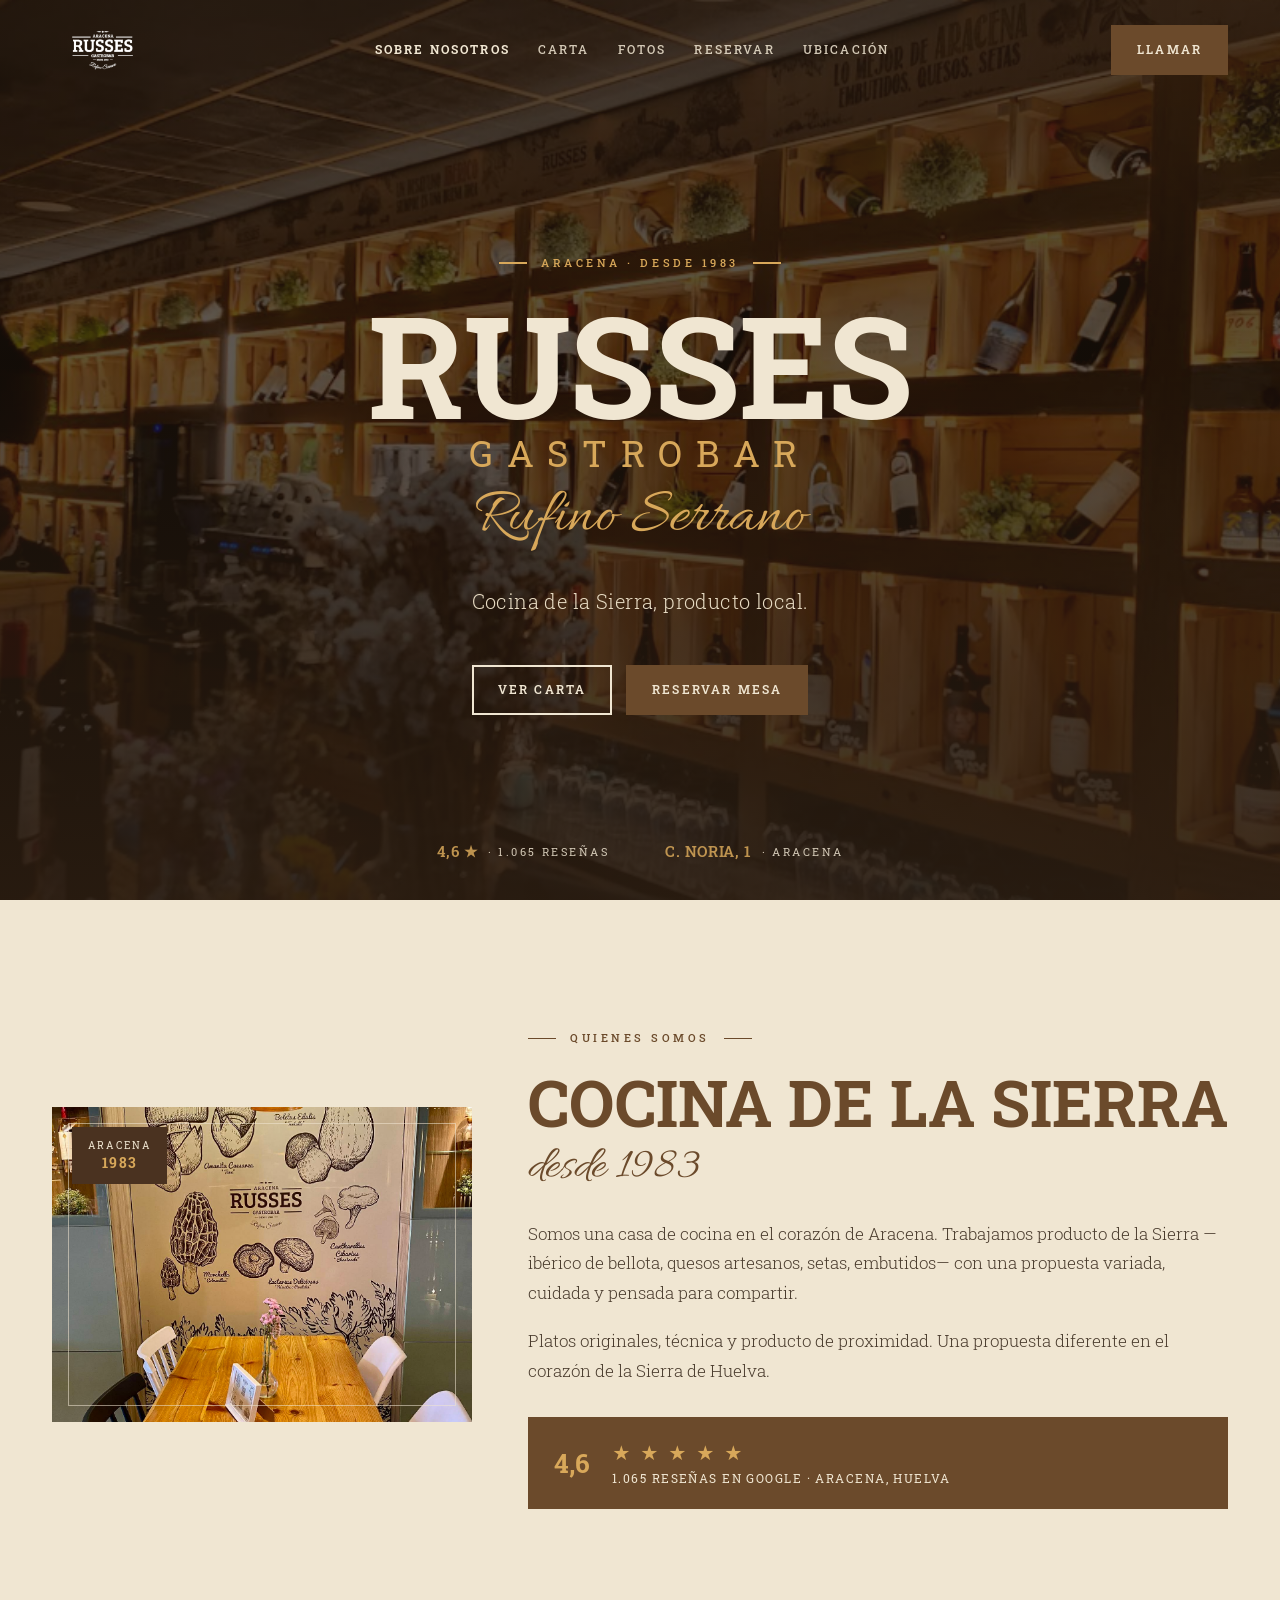
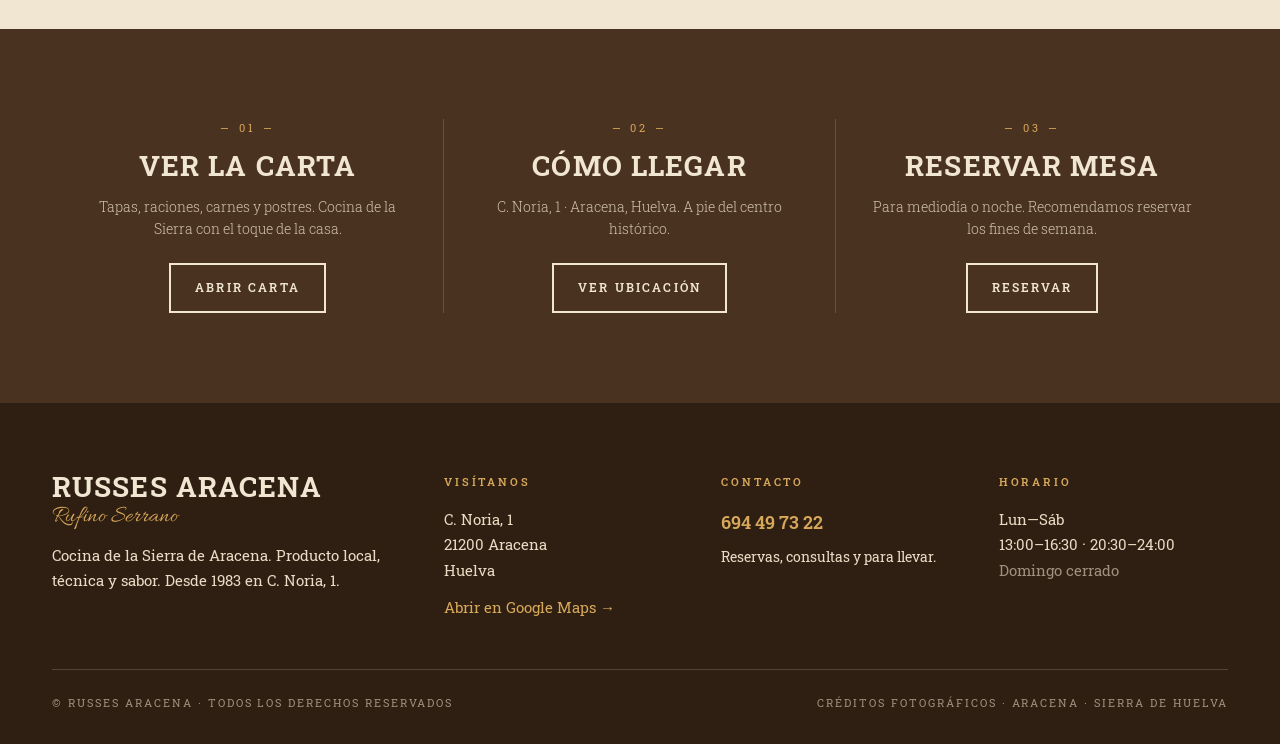
<file: index.html>
<!DOCTYPE html>
<html lang="es">
<head>
<meta charset="UTF-8" />
<meta name="viewport" content="width=device-width, initial-scale=1.0" />
<title>Russes Gastrobar | Restaurante en Aracena, Huelva</title>
<meta name="description" content="Russes Gastrobar en Aracena, Huelva. Cocina elaborada, carta variada, platos originales y ambiente acogedor. C. Noria, 1 · 694 49 73 22." />
<meta name="keywords" content="Russes Gastrobar, restaurante en Aracena, gastrobar en Aracena, comer en Aracena, restaurante Huelva, tapas Aracena, cocina elaborada Aracena, Russes Aracena" />
<meta name="geo.region" content="ES-H" />
<meta name="geo.placename" content="Aracena, Huelva" />
<meta property="og:title" content="Russes Gastrobar | Restaurante en Aracena, Huelva" />
<meta property="og:description" content="Cocina elaborada y ambiente acogedor en el corazón de Aracena." />
<meta property="og:type" content="restaurant" />
<meta property="og:locale" content="es_ES" />
<link rel="preconnect" href="https://fonts.googleapis.com">
<link rel="preconnect" href="https://fonts.gstatic.com" crossorigin>
<link href="https://fonts.googleapis.com/css2?family=Roboto+Slab:wght@300;400;500;600;700;800&family=Allura&family=Inter:wght@300;400;500;600;700&display=swap" rel="stylesheet">
<link rel="stylesheet" href="styles.css">
<script type="application/ld+json">
{
  "@context": "https://schema.org",
  "@type": "Restaurant",
  "name": "Russes Gastrobar",
  "image": "images/interior-bar.png",
  "address": {
    "@type": "PostalAddress",
    "streetAddress": "C. Noria, 1",
    "addressLocality": "Aracena",
    "addressRegion": "Huelva",
    "postalCode": "21200",
    "addressCountry": "ES"
  },
  "geo": { "@type": "GeoCoordinates", "latitude": 37.8924, "longitude": -6.5605 },
  "telephone": "+34694497322",
  "priceRange": "20-30 €",
  "servesCuisine": ["Española", "Mediterránea", "Cocina de autor", "Tapas"],
  "url": "https://russesgastrobar.com",
  "openingHoursSpecification": [
    { "@type": "OpeningHoursSpecification", "dayOfWeek": ["Monday","Saturday"], "opens": "13:00", "closes": "16:30" },
    { "@type": "OpeningHoursSpecification", "dayOfWeek": ["Tuesday","Wednesday","Thursday","Friday"], "opens": "13:00", "closes": "16:00" },
    { "@type": "OpeningHoursSpecification", "dayOfWeek": ["Monday","Tuesday","Wednesday","Thursday","Friday","Saturday"], "opens": "20:30", "closes": "24:00" }
  ],
  "aggregateRating": { "@type": "AggregateRating", "ratingValue": "4.6", "reviewCount": "1065" },
  "hasMenu": "carta.html"
}
</script>
<style>
/* === Home: Hero === */
.hero {
  position: relative; min-height: 100vh;
  display: grid; align-items: center;
  color: var(--paper); overflow: hidden;
  padding: 140px 0 80px;
}
.hero::before {
  content: ""; position: absolute; inset: 0;
  background: url('images/interior-bar.png') center/cover;
  filter: brightness(0.5) contrast(1.05) saturate(1.05);
  z-index: 0;
}
.hero::after {
  content: ""; position: absolute; inset: 0;
  background: linear-gradient(180deg, rgba(46,31,18,0.65) 0%, rgba(46,31,18,0.4) 40%, rgba(46,31,18,0.85) 100%);
  z-index: 1;
}
.hero-inner { position: relative; z-index: 2; text-align: center; max-width: 920px; margin: 0 auto; }
.hero .eyebrow { color: var(--gold); margin-bottom: 28px; }
.hero .eyebrow::before, .hero .eyebrow::after { background: var(--gold); }
.hero h1 {
  font-family: var(--slab);
  font-size: clamp(64px, 11vw, 168px);
  font-weight: 700; line-height: 0.92;
  text-transform: uppercase; letter-spacing: -0.01em;
  margin: 0;
}
.hero-gastrobar {
  display: block;
  font-family: var(--slab); font-weight: 400;
  font-size: clamp(18px, 2.8vw, 36px);
  letter-spacing: 0.38em; text-transform: uppercase;
  color: var(--gold); margin-top: 6px; line-height: 1;
}
.hero .signature {
  font-family: var(--script);
  font-size: clamp(38px, 5vw, 78px);
  color: var(--gold); display: block;
  line-height: 1; margin-top: 14px;
}
.hero .tagline {
  font-family: var(--slab); font-weight: 300;
  font-size: clamp(17px, 1.6vw, 21px);
  color: var(--paper-soft); line-height: 1.55;
  margin: 36px auto 0; max-width: 600px;
  letter-spacing: 0.02em;
}
.hero-cta {
  display: flex; gap: 14px; justify-content: center;
  margin-top: 48px; flex-wrap: wrap;
}
.hero-meta {
  position: absolute; bottom: 36px; left: 0; right: 0; z-index: 3;
  display: flex; justify-content: center; gap: 56px;
  flex-wrap: wrap; padding: 0 32px;
}
.hero-meta .item {
  font-family: var(--slab); font-size: 11px;
  letter-spacing: 0.22em; text-transform: uppercase;
  color: var(--paper); opacity: 0.85;
  display: flex; align-items: center; gap: 10px;
}
.hero-meta .item strong {
  font-family: var(--slab); font-weight: 600;
  font-size: 15px; letter-spacing: 0.04em;
  color: var(--gold);
}

/* === Sobre === */
.sobre-grid {
  display: grid; grid-template-columns: minmax(280px, 420px) 1fr;
  gap: 56px; align-items: center;
}
.sobre-img {
  position: relative; aspect-ratio: 4/3;
  width: 100%; max-width: 420px;
  justify-self: end;
  background: var(--paper-deep);
  overflow: hidden;
}
.sobre-img img { width: 100%; height: 100%; object-fit: cover; }
.sobre-img::after {
  content: ""; position: absolute; inset: 16px;
  border: 1.5px solid rgba(240,230,210,0.55);
  pointer-events: none;
}
.sobre-img .seal {
  position: absolute; top: 20px; left: 20px;
  background: var(--bark-deep); color: var(--paper);
  padding: 12px 16px; z-index: 2;
  font-family: var(--slab); font-size: 10px;
  letter-spacing: 0.22em; text-transform: uppercase;
  text-align: center; line-height: 1.3;
}
.sobre-img .seal strong {
  display: block; font-size: 14px; color: var(--gold);
  letter-spacing: 0.1em; margin-top: 2px;
}
.sobre-text .eyebrow { margin-bottom: 22px; }
.sobre-text h2 {
  font-family: var(--slab);
  font-size: clamp(40px, 5vw, 64px);
  font-weight: 700; line-height: 1.05;
  text-transform: uppercase;
  color: var(--bark);
  margin-bottom: 8px;
}
.sobre-text .signature {
  font-family: var(--script);
  font-size: clamp(32px, 3.6vw, 48px);
  color: var(--bark); display: block;
  line-height: 1; margin-bottom: 28px;
}
.sobre-text p {
  font-family: var(--slab); font-weight: 300;
  font-size: 17px; line-height: 1.75;
  color: var(--ink); opacity: 0.85;
  margin-bottom: 18px;
}
.rating-strip {
  margin-top: 32px; padding: 22px 26px;
  background: var(--bark); color: var(--paper);
  display: flex; align-items: center; gap: 22px;
}
.rating-strip .stars { display: flex; gap: 3px; color: var(--gold); font-size: 18px; letter-spacing: 2px; }
.rating-strip .num {
  font-family: var(--slab); font-size: 26px; font-weight: 700;
  color: var(--gold); line-height: 1;
}
.rating-strip .text {
  font-family: var(--slab); font-size: 12px;
  letter-spacing: 0.12em; text-transform: uppercase;
  line-height: 1.5;
}

/* === CTA strip === */
.cta-strip {
  background: var(--bark-darker); color: var(--paper);
  padding: 90px 0;
  position: relative;
}
.cta-strip .container {
  display: grid; grid-template-columns: 1fr 1fr 1fr;
  gap: 0; align-items: center;
}
.cta-card {
  text-align: center; padding: 0 32px;
  border-right: 1px solid var(--rule-light);
}
.cta-card:last-child { border-right: none; }
.cta-card .num {
  font-family: var(--slab); font-size: 11px;
  color: var(--gold); letter-spacing: 0.3em;
  margin-bottom: 14px; display: block;
}
.cta-card h3 {
  font-family: var(--slab); font-size: 28px;
  font-weight: 700; text-transform: uppercase;
  letter-spacing: 0.04em; line-height: 1.1;
  margin-bottom: 14px;
}
.cta-card p {
  font-family: var(--slab); font-weight: 300;
  font-size: 14px; color: var(--paper-soft);
  margin-bottom: 22px; line-height: 1.6;
  opacity: 0.85;
}

@media (max-width: 960px) {
  .sobre-grid { grid-template-columns: 1fr; gap: 48px; }
  .sobre-img {
    justify-self: stretch;
    max-width: none;
    aspect-ratio: 16/10;
  }
  .hero-meta { gap: 32px; bottom: 24px; }
  .cta-strip .container { grid-template-columns: 1fr; gap: 48px; }
  .cta-card { border-right: none; border-bottom: 1px solid var(--rule-light); padding-bottom: 32px; }
  .cta-card:last-child { border-bottom: none; padding-bottom: 0; }
}
</style>
</head>
<body>
<div id="header-mount"></div>

<!-- HERO -->
<section class="hero" data-screen-label="01 Hero">
  <div class="container">
    <div class="hero-inner">
      <div class="eyebrow">Aracena · Desde 1983</div>
      <h1>Russes</h1>
      <span class="hero-gastrobar">Gastrobar</span>
      <span class="signature">Rufino Serrano</span>
      <p class="tagline">Cocina de la Sierra, producto local.</p>
      <div class="hero-cta">
        <a href="carta.html" class="btn ghost">Ver carta</a>
        <a href="reservar.html" class="btn">Reservar mesa</a>
      </div>
    </div>
  </div>
  <div class="hero-meta">
    <div class="item"><strong>4,6 ★</strong> · 1.065 reseñas</div>
    <div class="item"><strong>C. Noria, 1</strong> · Aracena</div>
  </div>
</section>

<!-- SOBRE -->
<section data-screen-label="02 Sobre" id="sobre">
  <div class="container">
    <div class="sobre-grid">
      <div class="sobre-img reveal">
        <img src="images/interior-mesa.png" alt="Mesa de Russes Gastrobar con mural de setas de la Sierra de Aracena" />
        <div class="seal">Aracena<strong>1983</strong></div>
      </div>
      <div class="sobre-text reveal">
        <div class="eyebrow">Quienes somos</div>
        <h2>Cocina de la Sierra</h2>
        <span class="signature">desde 1983</span>
        <p>Somos una casa de cocina en el corazón de Aracena. Trabajamos producto de la Sierra —ibérico de bellota, quesos artesanos, setas, embutidos— con una propuesta variada, cuidada y pensada para compartir.</p>
        <p>Platos originales, técnica y producto de proximidad. Una propuesta diferente en el corazón de la Sierra de Huelva.</p>
        <div class="rating-strip">
          <div class="num">4,6</div>
          <div>
            <div class="stars">★ ★ ★ ★ ★</div>
            <div class="text">1.065 reseñas en Google · Aracena, Huelva</div>
          </div>
        </div>
      </div>
    </div>
  </div>
</section>

<!-- CTA STRIP -->
<section class="cta-strip dark" data-screen-label="03 Acciones">
  <div class="container">
    <div class="cta-card reveal">
      <span class="num">— 01 —</span>
      <h3>Ver la carta</h3>
      <p>Tapas, raciones, carnes y postres. Cocina de la Sierra con el toque de la casa.</p>
      <a href="carta.html" class="btn ghost">Abrir carta</a>
    </div>
    <div class="cta-card reveal">
      <span class="num">— 02 —</span>
      <h3>Cómo llegar</h3>
      <p>C. Noria, 1 · Aracena, Huelva. A pie del centro histórico.</p>
      <a href="ubicacion.html" class="btn ghost">Ver ubicación</a>
    </div>
    <div class="cta-card reveal">
      <span class="num">— 03 —</span>
      <h3>Reservar mesa</h3>
      <p>Para mediodía o noche. Recomendamos reservar los fines de semana.</p>
      <a href="reservar.html" class="btn ghost">Reservar</a>
    </div>
  </div>
</section>

<div id="footer-mount"></div>
<script src="partials.js"></script>
<script>
  RussesPage.renderHeader('sobre', true);
  RussesPage.renderFooter();
  RussesPage.setupReveal();
</script>
</body>
</html>
</file>
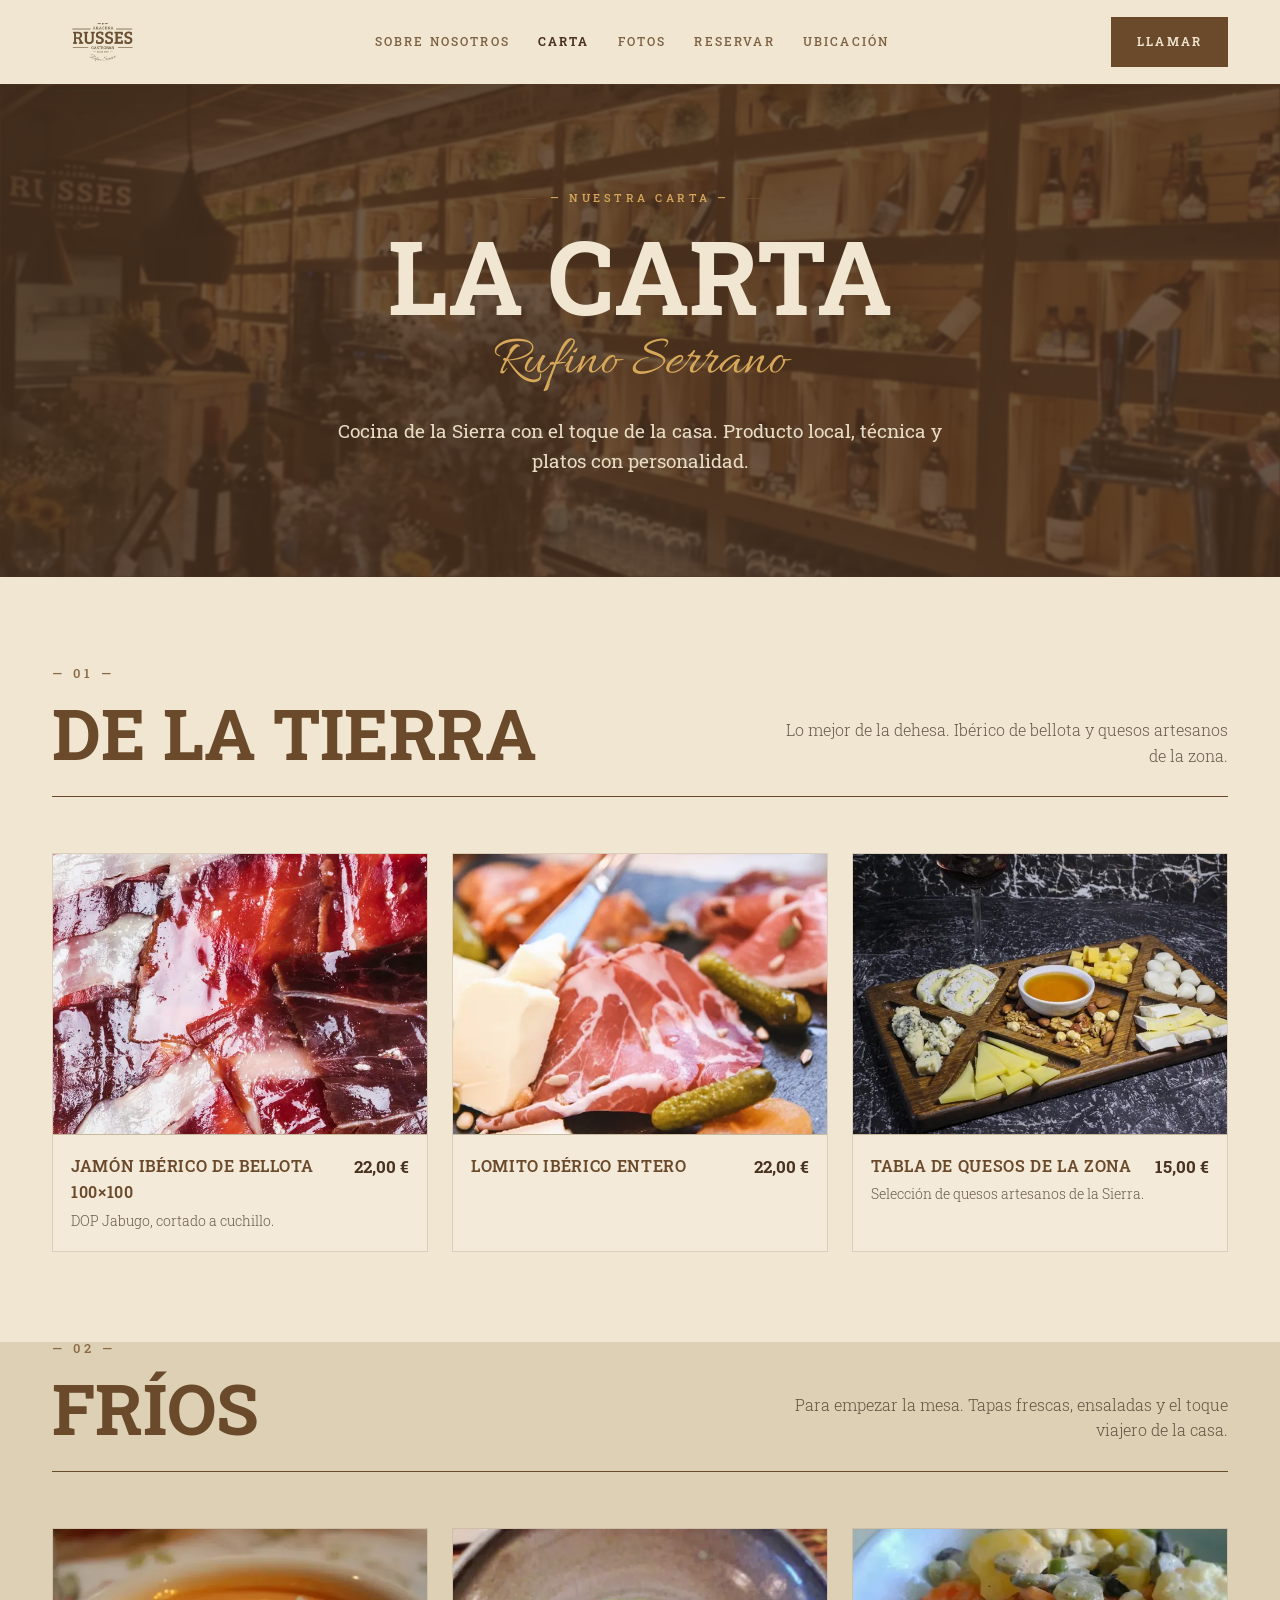
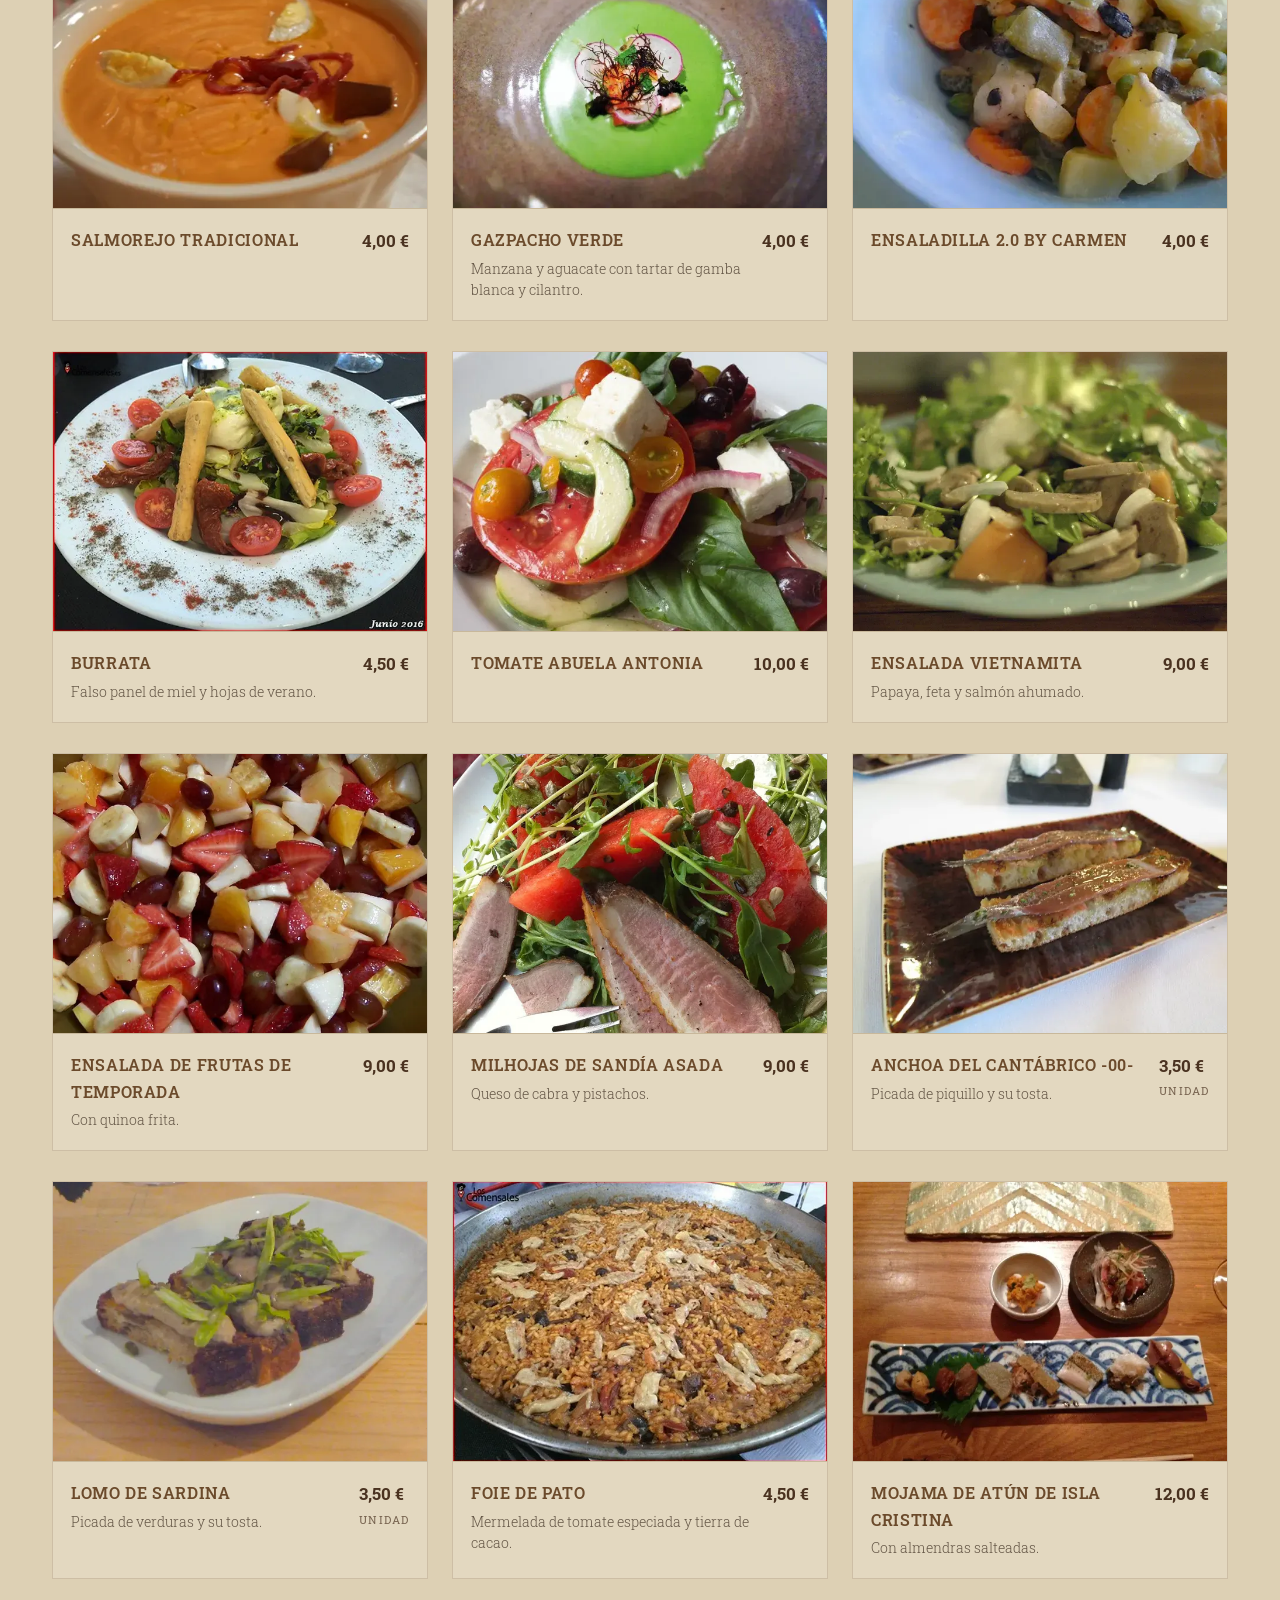
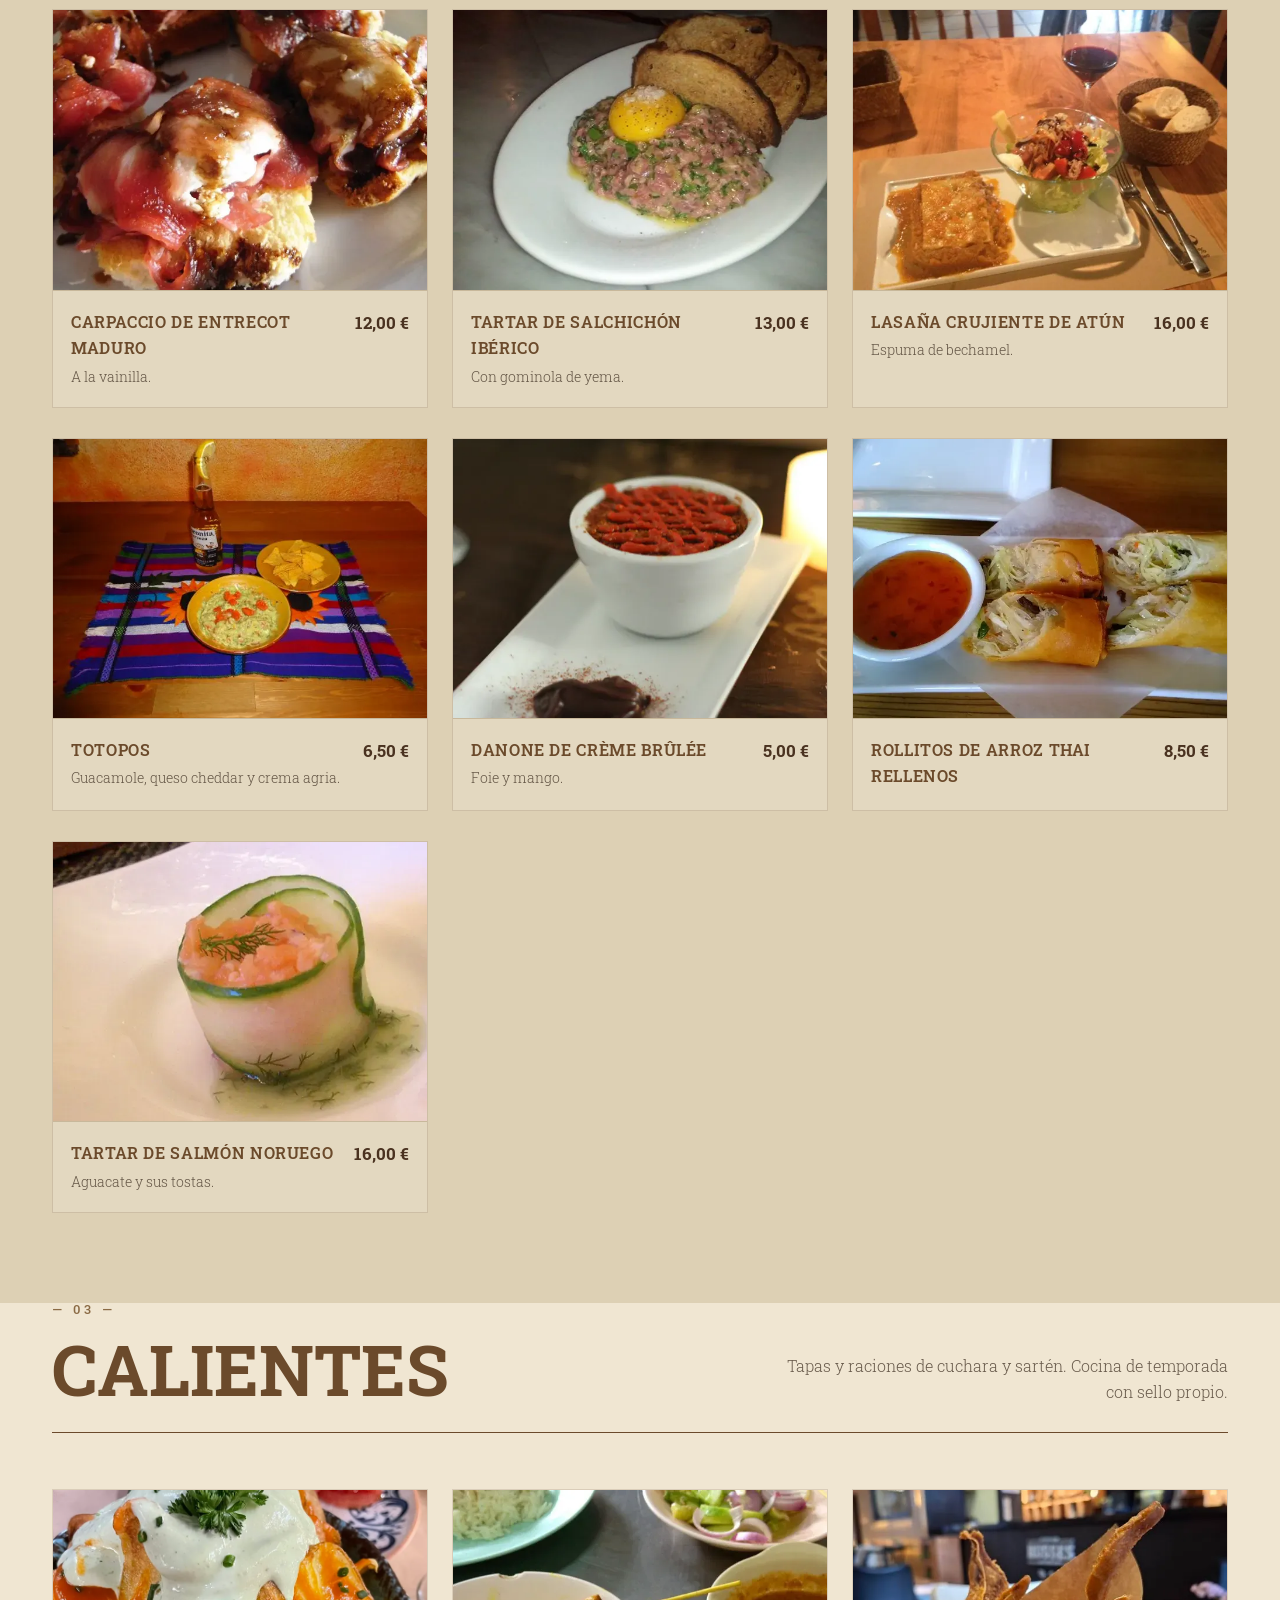
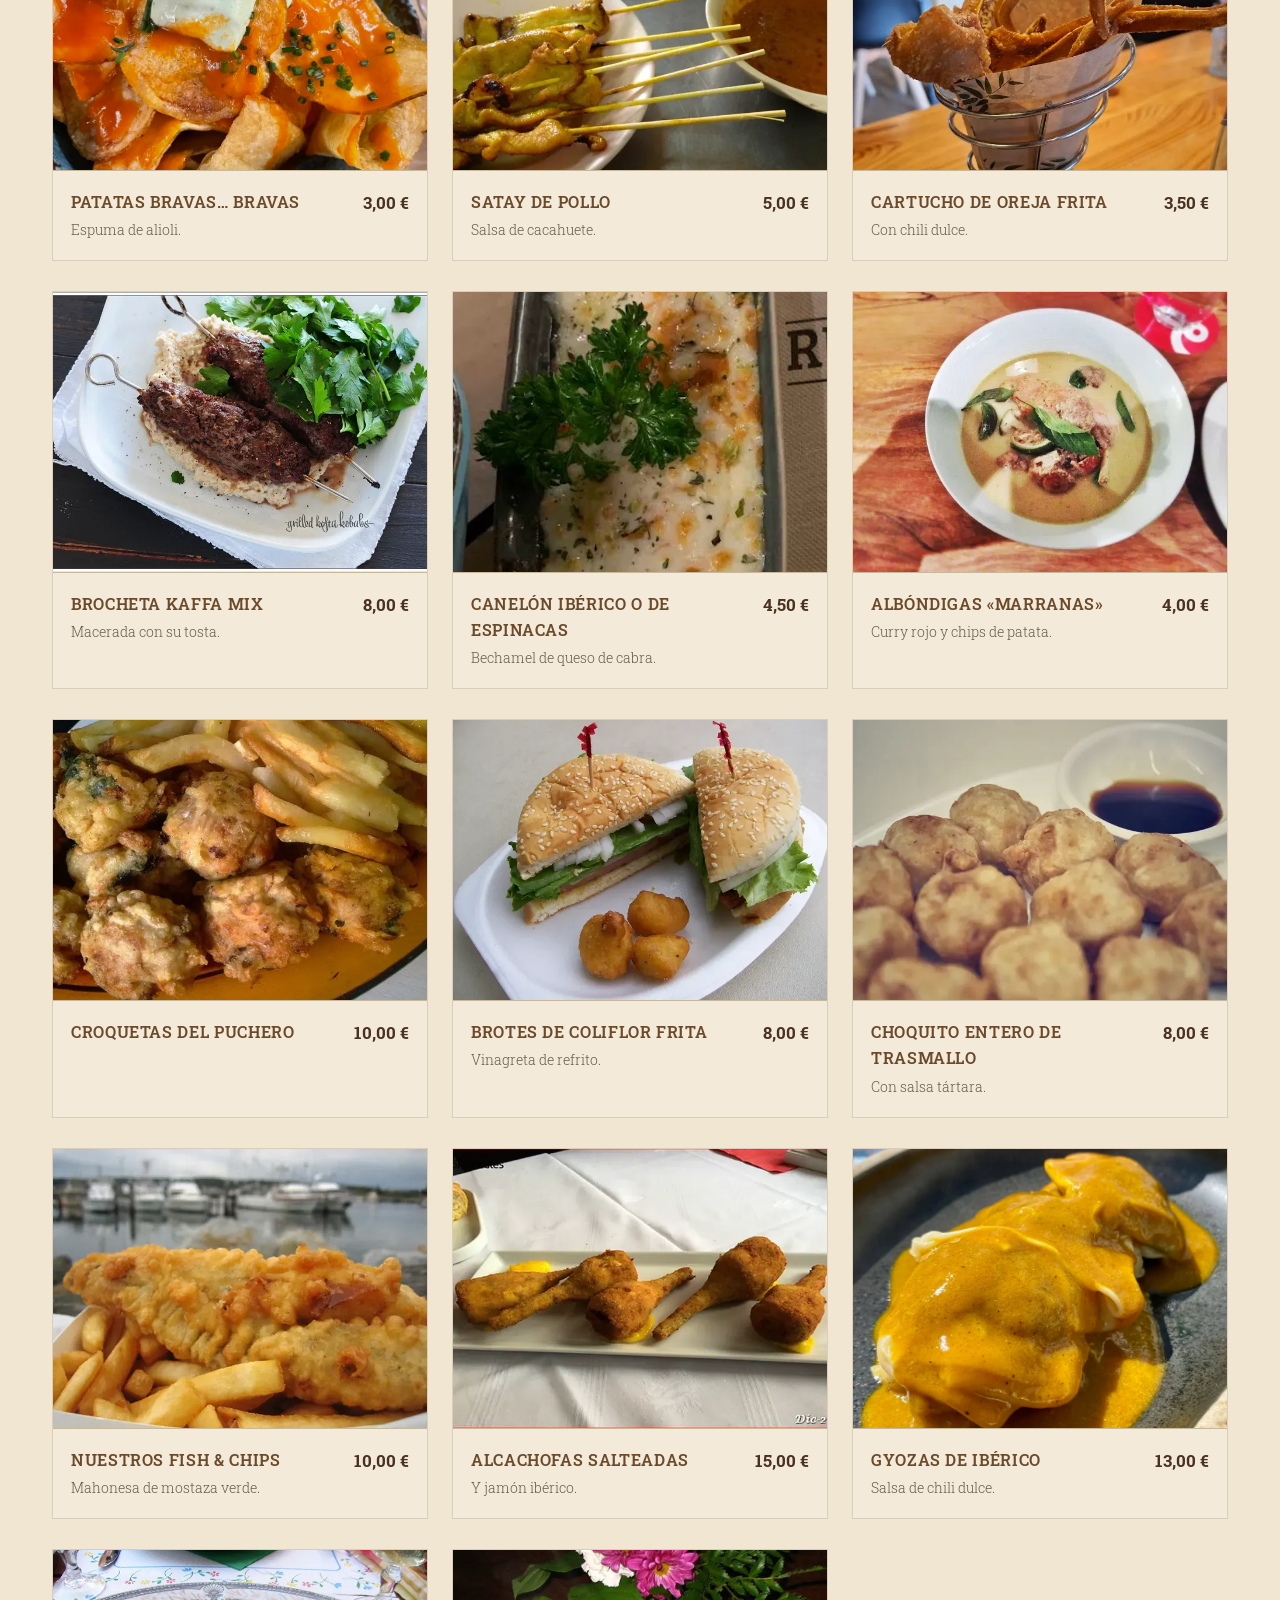
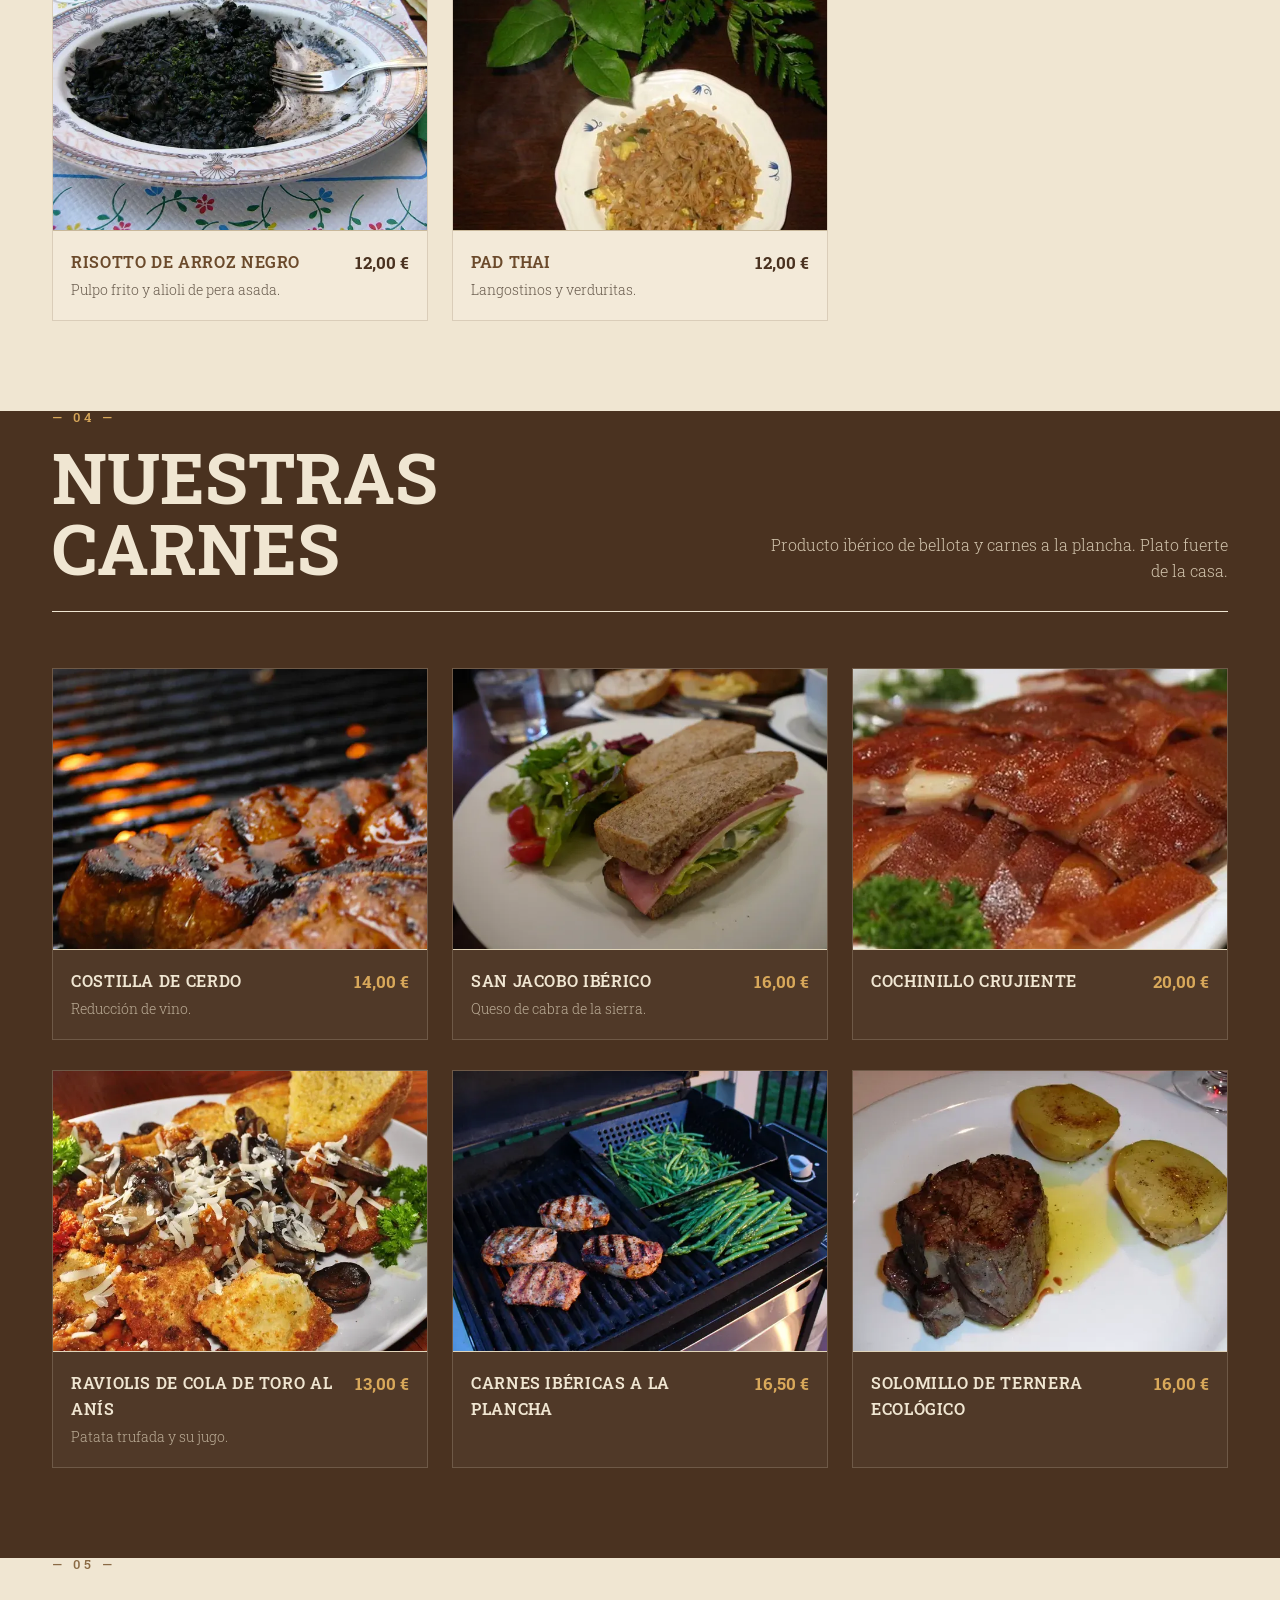
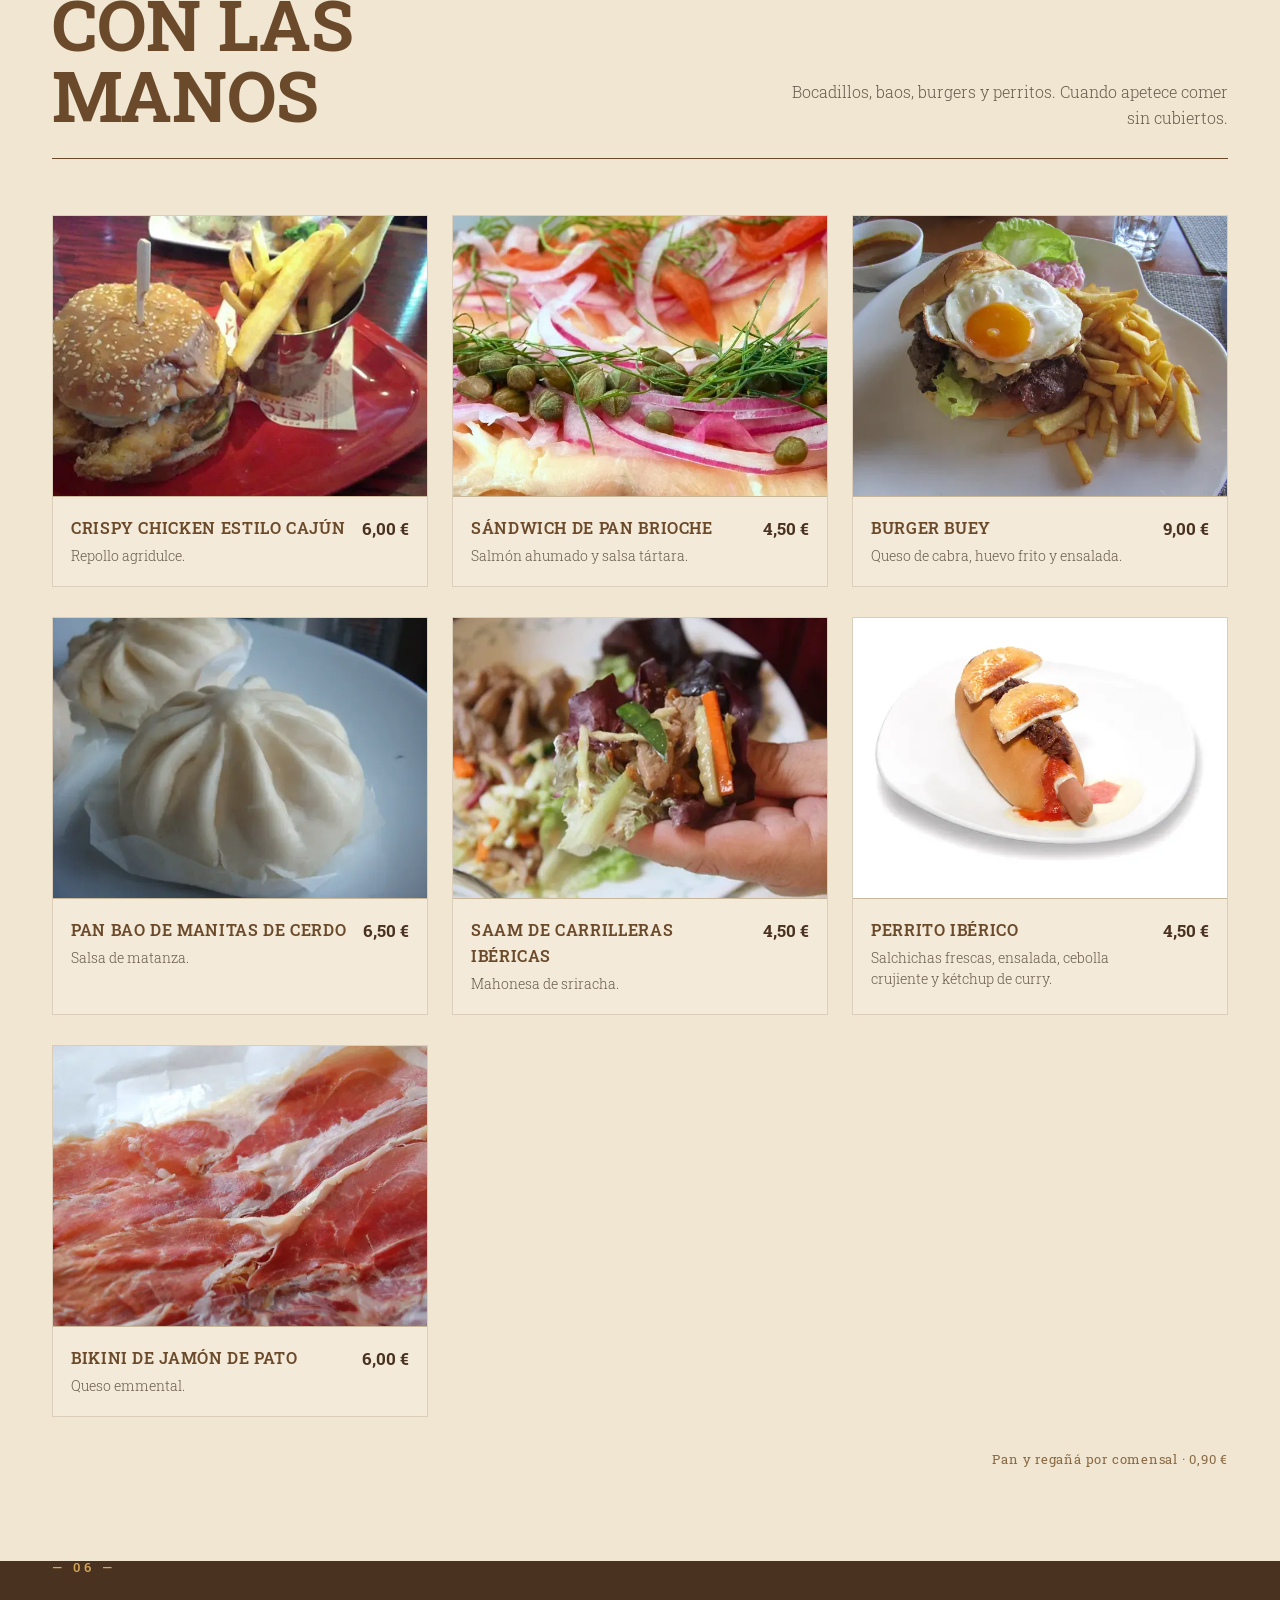
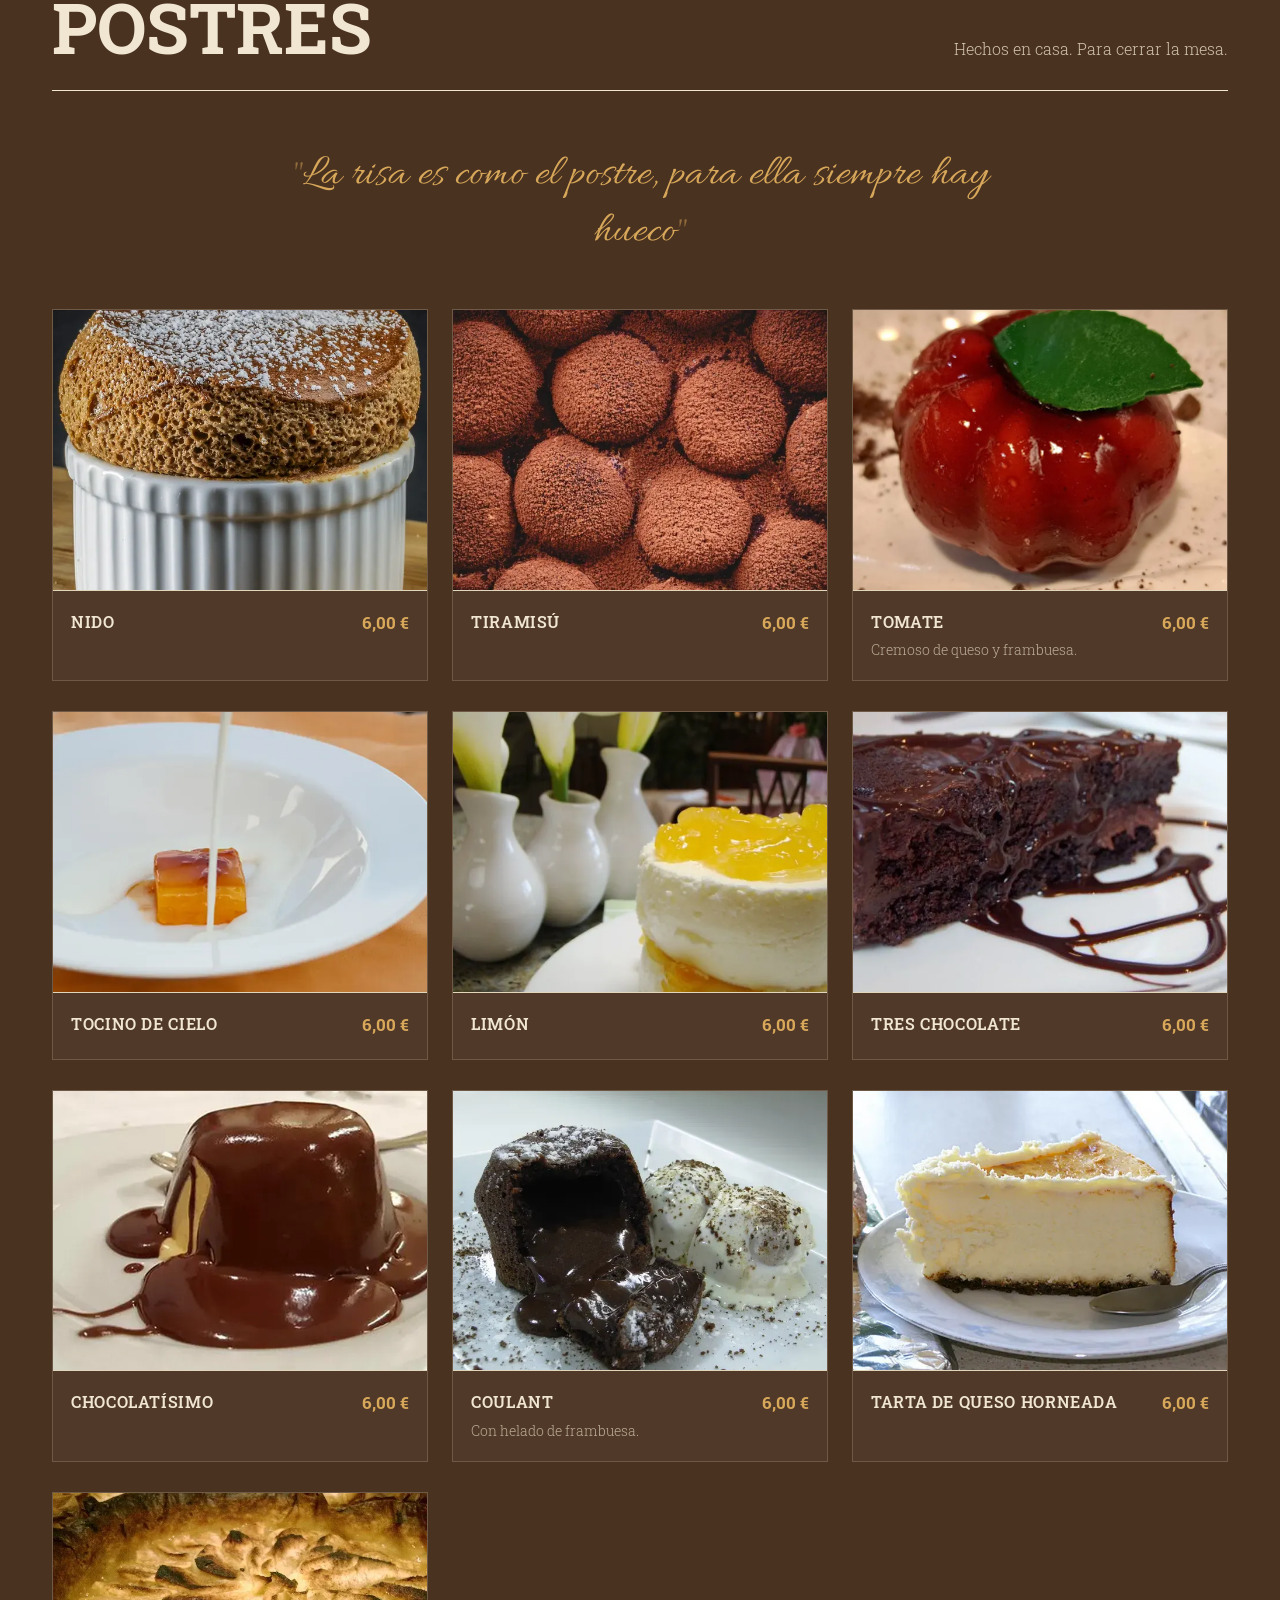
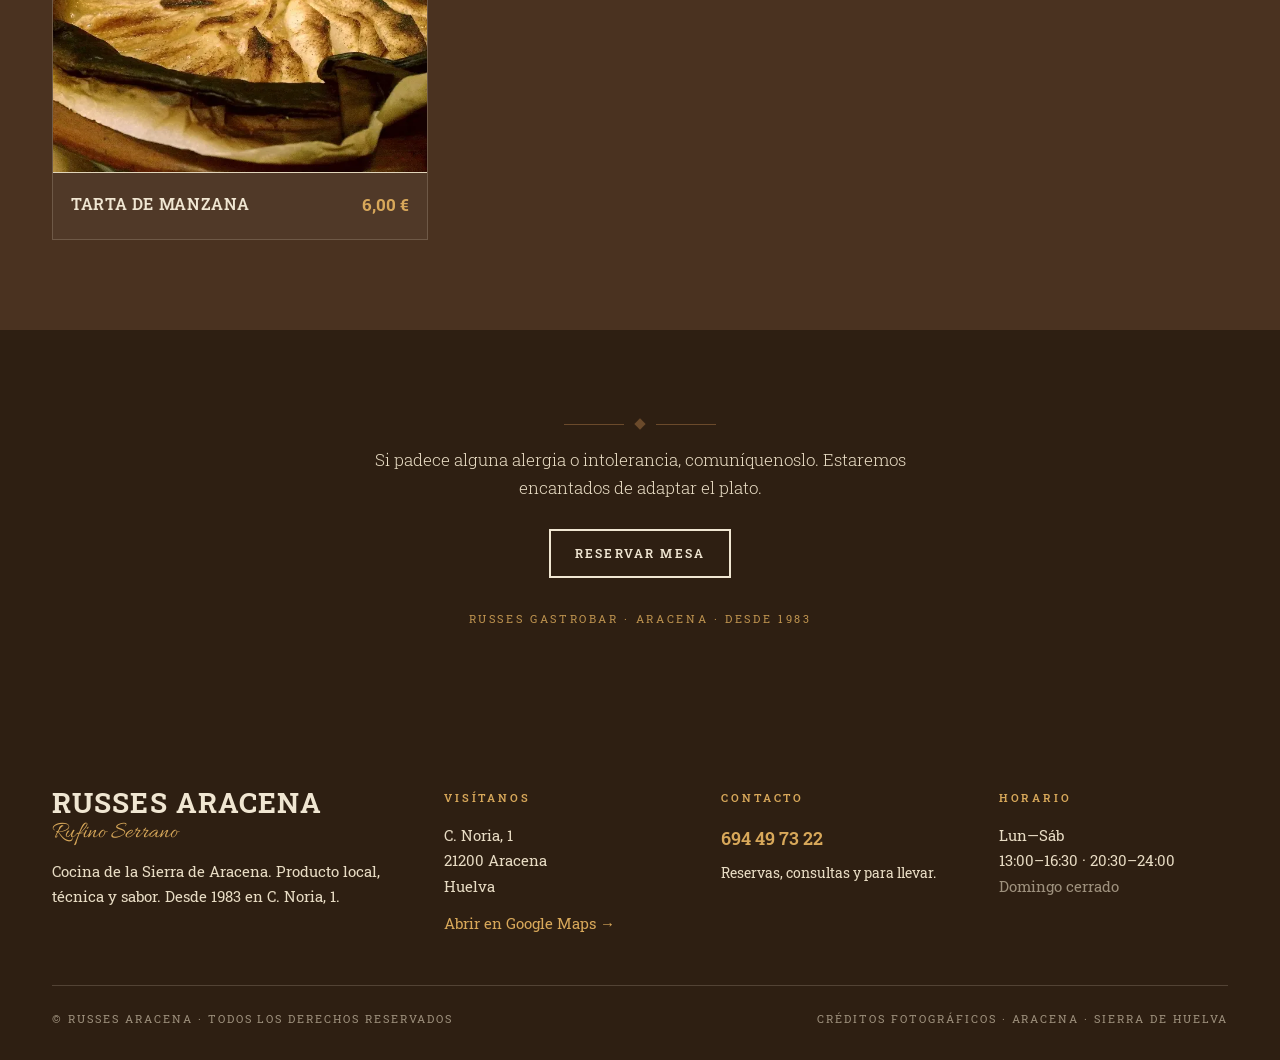
<file: carta.html>
<!DOCTYPE html>
<html lang="es">
<head>
<meta charset="UTF-8" />
<meta name="viewport" content="width=device-width, initial-scale=1.0" />
<title>Carta · Russes Gastrobar | Aracena</title>
<meta name="description" content="Carta de Russes Gastrobar: tapas, raciones, carnes, pescados y postres. Cocina de la Sierra de Aracena." />
<link rel="preload" as="image" href="images/interior-bar.webp" fetchpriority="high">
<link rel="preload" as="image" href="images/menu-stock/menu-salmorejo.webp" media="(max-width: 600px)">
<link rel="preconnect" href="https://fonts.googleapis.com">
<link rel="preconnect" href="https://fonts.gstatic.com" crossorigin>
<link href="https://fonts.googleapis.com/css2?family=Roboto+Slab:wght@300;400;500;600;700;800&family=Allura&family=Inter:wght@300;400;500;600;700&display=swap" rel="stylesheet">
<link rel="stylesheet" href="styles.css">
<style>
.page-hero.carta::before { background-image: url('images/interior-bar.webp'); }

/* === Carta layout === */
.carta-section { padding: 90px 0; background: var(--paper); }
.carta-section + .carta-section { padding-top: 0; }

.carta-section .head {
  display: grid; grid-template-columns: 1fr 1fr;
  gap: 48px; align-items: end;
  margin-bottom: 56px;
  padding-bottom: 28px;
  border-bottom: 1.5px solid var(--bark);
}
.carta-section h2 {
  font-family: var(--slab);
  font-size: clamp(42px, 5.5vw, 76px);
  font-weight: 700; line-height: 1;
  text-transform: uppercase;
  color: var(--bark);
}
.carta-section h2 .num {
  display: block;
  font-family: var(--slab); font-size: 13px;
  letter-spacing: 0.3em; color: var(--cork);
  margin-bottom: 18px; font-weight: 500;
}
.carta-section .descr {
  font-family: var(--slab); font-weight: 300;
  font-size: 16px; line-height: 1.6;
  color: var(--ink); opacity: 0.7;
  max-width: 460px; justify-self: end; text-align: right;
}

.carta-list {
  display: grid;
  grid-template-columns: repeat(3, minmax(0, 1fr));
  gap: 30px 24px;
  list-style: none;
}
.carta-list li {
  overflow: hidden;
  border: 1px solid var(--rule);
  background: rgba(255, 255, 255, 0.16);
  display: grid;
  grid-template-columns: minmax(0, 1fr) auto;
  align-content: start;
  align-items: start;
}
.carta-list li > div {
  padding: 18px 10px 20px 18px;
}
.carta-list .name {
  font-family: var(--slab); font-size: 16px;
  font-weight: 600; color: var(--bark);
  text-transform: uppercase; letter-spacing: 0.04em;
  line-height: 1.3;
}
.carta-list .desc {
  display: block; font-family: var(--slab); font-weight: 300;
  font-size: 14px; color: var(--ink); opacity: 0.7;
  text-transform: none; letter-spacing: 0;
  margin-top: 4px; line-height: 1.5;
}
.carta-list .price {
  font-family: var(--slab); font-size: 17px;
  font-weight: 700; color: var(--bark-deep);
  white-space: nowrap;
  padding: 18px 18px 20px 0;
}
.carta-list .price.unit {
  font-size: 13px;
}
.carta-list .price .small {
  font-size: 11px; font-weight: 400;
  letter-spacing: 0.1em; opacity: 0.7;
  display: block; text-transform: uppercase;
  text-align: right; margin-top: 2px;
}
.item-photo {
  grid-column: 1 / -1;
  width: 100%; aspect-ratio: 4 / 3;
  overflow: hidden;
  background: var(--paper-deep);
  border-bottom: 1px solid var(--rule);
}
.item-photo img {
  width: 100%; height: 100%; object-fit: cover;
  transition: transform 0.45s ease;
}
.carta-list li:hover .item-photo img { transform: scale(1.05); }
.carta-section.dark .item-photo { border-color: var(--rule-light); }

/* Section variations */
.carta-section.alt { background: var(--paper-deep); }
.carta-section.dark {
  background: var(--bark-deep); color: var(--paper);
}
.carta-section.dark h2 { color: var(--paper); }
.carta-section.dark .head { border-bottom-color: var(--paper); }
.carta-section.dark h2 .num { color: var(--gold); }
.carta-section.dark .descr { color: var(--paper-soft); opacity: 0.85; }
.carta-section.dark .carta-list .name { color: var(--paper); }
.carta-section.dark .carta-list .desc { color: var(--paper-soft); }
.carta-section.dark .carta-list .price { color: var(--gold); }
.carta-section.dark .carta-list li {
  border-color: var(--rule-light);
  background: rgba(255, 255, 255, 0.035);
}

/* postres header pull-quote */
.postres-quote {
  text-align: center; max-width: 760px;
  margin: 0 auto 48px;
  font-family: var(--script);
  font-size: clamp(28px, 3.6vw, 44px);
  color: var(--gold); line-height: 1.3;
}
.carta-section.dark .postres-quote::before,
.carta-section.dark .postres-quote::after {
  content: '"'; opacity: 0.5;
}

.carta-foot {
  background: var(--bark-darker); color: var(--paper);
  padding: 90px 0; text-align: center;
}
.carta-foot p {
  font-family: var(--slab); font-weight: 300;
  font-size: 17px; color: var(--paper-soft);
  max-width: 560px; margin: 0 auto 28px;
  line-height: 1.6;
}
.carta-foot .small {
  font-family: var(--slab); font-size: 11px;
  letter-spacing: 0.24em; text-transform: uppercase;
  color: var(--gold); margin-top: 32px;
  display: block; opacity: 0.85;
}

.carta-tabs { display: none; }

@media (max-width: 960px) {
  .carta-list { grid-template-columns: repeat(2, minmax(0, 1fr)); }
}
@media (max-width: 800px) {
  .carta-section .head { grid-template-columns: 1fr; gap: 14px; }
  .carta-section .descr { justify-self: start; text-align: left; max-width: none; }
}
@media (max-width: 600px) {
  .carta-tabs {
    display: block;
    position: sticky;
    top: 84px;
    z-index: 20;
    overflow-x: auto;
    background: var(--paper);
    border-bottom: 1px solid var(--rule);
    box-shadow: 0 8px 20px rgba(46, 31, 18, 0.08);
    scrollbar-width: none;
    -webkit-overflow-scrolling: touch;
  }
  .carta-tabs::-webkit-scrollbar { display: none; }
  .carta-tabs-track {
    display: flex;
    width: max-content;
    min-width: 100%;
    padding: 0 14px;
  }
  .carta-tab {
    position: relative;
    flex: none;
    padding: 15px 13px 14px;
    border: 0;
    background: transparent;
    color: var(--cork);
    font-family: var(--slab);
    font-size: 11px;
    font-weight: 700;
    letter-spacing: 0.08em;
    text-transform: uppercase;
    white-space: nowrap;
  }
  .carta-tab::after {
    content: '';
    position: absolute;
    right: 13px;
    bottom: -1px;
    left: 13px;
    height: 2px;
    background: var(--bark);
    transform: scaleX(0);
    transition: transform 0.25s ease;
  }
  .carta-tab.active { color: var(--bark-deep); }
  .carta-tab.active::after { transform: scaleX(1); }
  body.mobile-carta-tabs .carta-section[data-menu] { display: none; }
  body.mobile-carta-tabs .carta-section[data-menu].mobile-active {
    display: block;
    padding: 58px 0 72px;
  }
  .carta-list { grid-template-columns: 1fr; gap: 24px; }
  .carta-list .name { font-size: 15px; }
  .carta-list .desc { font-size: 13px; }
  .carta-list .price { font-size: 16px; }
}
</style>
</head>
<body>
<div id="header-mount"></div>

<section class="page-hero carta" data-screen-label="Carta hero">
  <div class="container">
    <div class="inner">
      <div class="eyebrow" style="color: var(--gold);">— Nuestra carta —</div>
      <h1>La Carta</h1>
      <span class="signature">Rufino Serrano</span>
      <p>Cocina de la Sierra con el toque de la casa. Producto local, técnica y platos con personalidad.</p>
    </div>
  </div>
</section>

<nav class="carta-tabs" aria-label="Categorías de la carta">
  <div class="carta-tabs-track" role="tablist">
    <button class="carta-tab active" type="button" role="tab" aria-selected="true" data-menu-tab="tierra">De la tierra</button>
    <button class="carta-tab" type="button" role="tab" aria-selected="false" data-menu-tab="frios">Fríos</button>
    <button class="carta-tab" type="button" role="tab" aria-selected="false" data-menu-tab="calientes">Calientes</button>
    <button class="carta-tab" type="button" role="tab" aria-selected="false" data-menu-tab="carnes">Carnes</button>
    <button class="carta-tab" type="button" role="tab" aria-selected="false" data-menu-tab="manos">Con las manos</button>
    <button class="carta-tab" type="button" role="tab" aria-selected="false" data-menu-tab="postres">Postres</button>
  </div>
</nav>

<!-- DE LA TIERRA -->
<section class="carta-section reveal mobile-active" data-screen-label="De la tierra" data-menu="tierra">
  <div class="container">
    <div class="head">
      <h2><span class="num">— 01 —</span>De la tierra</h2>
      <p class="descr">Lo mejor de la dehesa. Ibérico de bellota y quesos artesanos de la zona.</p>
    </div>
    <ul class="carta-list">
      <li><div><span class="name">Jamón ibérico de bellota 100×100</span><span class="desc">DOP Jabugo, cortado a cuchillo.</span></div><span class="price">22,00 €</span></li>
      <li><div><span class="name">Lomito ibérico entero</span></div><span class="price">22,00 €</span></li>
      <li><div><span class="name">Tabla de quesos de la zona</span><span class="desc">Selección de quesos artesanos de la Sierra.</span></div><span class="price">15,00 €</span></li>
    </ul>
  </div>
</section>

<!-- FRÍOS -->
<section class="carta-section alt reveal" data-screen-label="Frios" data-menu="frios">
  <div class="container">
    <div class="head">
      <h2><span class="num">— 02 —</span>Fríos</h2>
      <p class="descr">Para empezar la mesa. Tapas frescas, ensaladas y el toque viajero de la casa.</p>
    </div>
    <ul class="carta-list">
      <li><div><span class="name">Salmorejo tradicional</span></div><span class="price">4,00 €</span></li>
      <li><div><span class="name">Gazpacho verde</span><span class="desc">Manzana y aguacate con tartar de gamba blanca y cilantro.</span></div><span class="price">4,00 €</span></li>
      <li><div><span class="name">Ensaladilla 2.0 by Carmen</span></div><span class="price">4,00 €</span></li>
      <li><div><span class="name">Burrata</span><span class="desc">Falso panel de miel y hojas de verano.</span></div><span class="price">4,50 €</span></li>
      <li><div><span class="name">Tomate Abuela Antonia</span></div><span class="price">10,00 €</span></li>
      <li><div><span class="name">Ensalada vietnamita</span><span class="desc">Papaya, feta y salmón ahumado.</span></div><span class="price">9,00 €</span></li>
      <li><div><span class="name">Ensalada de frutas de temporada</span><span class="desc">Con quinoa frita.</span></div><span class="price">9,00 €</span></li>
      <li><div><span class="name">Milhojas de sandía asada</span><span class="desc">Queso de cabra y pistachos.</span></div><span class="price">9,00 €</span></li>
      <li><div><span class="name">Anchoa del Cantábrico -00-</span><span class="desc">Picada de piquillo y su tosta.</span></div><span class="price">3,50 €<span class="small">unidad</span></span></li>
      <li><div><span class="name">Lomo de sardina</span><span class="desc">Picada de verduras y su tosta.</span></div><span class="price">3,50 €<span class="small">unidad</span></span></li>
      <li><div><span class="name">Foie de pato</span><span class="desc">Mermelada de tomate especiada y tierra de cacao.</span></div><span class="price">4,50 €</span></li>
      <li><div><span class="name">Mojama de atún de Isla Cristina</span><span class="desc">Con almendras salteadas.</span></div><span class="price">12,00 €</span></li>
      <li><div><span class="name">Carpaccio de entrecot maduro</span><span class="desc">A la vainilla.</span></div><span class="price">12,00 €</span></li>
      <li><div><span class="name">Tartar de salchichón ibérico</span><span class="desc">Con gominola de yema.</span></div><span class="price">13,00 €</span></li>
      <li><div><span class="name">Lasaña crujiente de atún</span><span class="desc">Espuma de bechamel.</span></div><span class="price">16,00 €</span></li>
      <li><div><span class="name">Totopos</span><span class="desc">Guacamole, queso cheddar y crema agria.</span></div><span class="price">6,50 €</span></li>
      <li><div><span class="name">Danone de crème brûlée</span><span class="desc">Foie y mango.</span></div><span class="price">5,00 €</span></li>
      <li><div><span class="name">Rollitos de arroz thai rellenos</span></div><span class="price">8,50 €</span></li>
      <li><div><span class="name">Tartar de salmón noruego</span><span class="desc">Aguacate y sus tostas.</span></div><span class="price">16,00 €</span></li>
    </ul>
  </div>
</section>

<!-- CALIENTES -->
<section class="carta-section reveal" data-screen-label="Calientes" data-menu="calientes">
  <div class="container">
    <div class="head">
      <h2><span class="num">— 03 —</span>Calientes</h2>
      <p class="descr">Tapas y raciones de cuchara y sartén. Cocina de temporada con sello propio.</p>
    </div>
    <ul class="carta-list">
      <li><div><span class="name">Patatas bravas… bravas</span><span class="desc">Espuma de alioli.</span></div><span class="price">3,00 €</span></li>
      <li><div><span class="name">Satay de pollo</span><span class="desc">Salsa de cacahuete.</span></div><span class="price">5,00 €</span></li>
      <li><div><span class="name">Cartucho de oreja frita</span><span class="desc">Con chili dulce.</span></div><span class="price">3,50 €</span></li>
      <li><div><span class="name">Brocheta kaffa mix</span><span class="desc">Macerada con su tosta.</span></div><span class="price">8,00 €</span></li>
      <li><div><span class="name">Canelón ibérico o de espinacas</span><span class="desc">Bechamel de queso de cabra.</span></div><span class="price">4,50 €</span></li>
      <li><div><span class="name">Albóndigas «marranas»</span><span class="desc">Curry rojo y chips de patata.</span></div><span class="price">4,00 €</span></li>
      <li><div><span class="name">Croquetas del puchero</span></div><span class="price">10,00 €</span></li>
      <li><div><span class="name">Brotes de coliflor frita</span><span class="desc">Vinagreta de refrito.</span></div><span class="price">8,00 €</span></li>
      <li><div><span class="name">Choquito entero de trasmallo</span><span class="desc">Con salsa tártara.</span></div><span class="price">8,00 €</span></li>
      <li><div><span class="name">Nuestros fish & chips</span><span class="desc">Mahonesa de mostaza verde.</span></div><span class="price">10,00 €</span></li>
      <li><div><span class="name">Alcachofas salteadas</span><span class="desc">Y jamón ibérico.</span></div><span class="price">15,00 €</span></li>
      <li><div><span class="name">Gyozas de ibérico</span><span class="desc">Salsa de chili dulce.</span></div><span class="price">13,00 €</span></li>
      <li><div><span class="name">Risotto de arroz negro</span><span class="desc">Pulpo frito y alioli de pera asada.</span></div><span class="price">12,00 €</span></li>
      <li><div><span class="name">Pad thai</span><span class="desc">Langostinos y verduritas.</span></div><span class="price">12,00 €</span></li>
    </ul>
  </div>
</section>

<!-- CARNES -->
<section class="carta-section dark reveal" data-screen-label="Carnes" data-menu="carnes">
  <div class="container">
    <div class="head">
      <h2><span class="num">— 04 —</span>Nuestras carnes</h2>
      <p class="descr">Producto ibérico de bellota y carnes a la plancha. Plato fuerte de la casa.</p>
    </div>
    <ul class="carta-list">
      <li><div><span class="name">Costilla de cerdo</span><span class="desc">Reducción de vino.</span></div><span class="price">14,00 €</span></li>
      <li><div><span class="name">San Jacobo ibérico</span><span class="desc">Queso de cabra de la sierra.</span></div><span class="price">16,00 €</span></li>
      <li><div><span class="name">Cochinillo crujiente</span></div><span class="price">20,00 €</span></li>
      <li><div><span class="name">Raviolis de cola de toro al anís</span><span class="desc">Patata trufada y su jugo.</span></div><span class="price">13,00 €</span></li>
      <li><div><span class="name">Carnes ibéricas a la plancha</span></div><span class="price">16,50 €</span></li>
      <li><div><span class="name">Solomillo de ternera ecológico</span></div><span class="price">16,00 €</span></li>
    </ul>
  </div>
</section>

<!-- CON LAS MANOS -->
<section class="carta-section reveal" data-screen-label="Con las manos" data-menu="manos">
  <div class="container">
    <div class="head">
      <h2><span class="num">— 05 —</span>Con las manos</h2>
      <p class="descr">Bocadillos, baos, burgers y perritos. Cuando apetece comer sin cubiertos.</p>
    </div>
    <ul class="carta-list">
      <li><div><span class="name">Crispy chicken estilo cajún</span><span class="desc">Repollo agridulce.</span></div><span class="price">6,00 €</span></li>
      <li><div><span class="name">Sándwich de pan brioche</span><span class="desc">Salmón ahumado y salsa tártara.</span></div><span class="price">4,50 €</span></li>
      <li><div><span class="name">Burger buey</span><span class="desc">Queso de cabra, huevo frito y ensalada.</span></div><span class="price">9,00 €</span></li>
      <li><div><span class="name">Pan bao de manitas de cerdo</span><span class="desc">Salsa de matanza.</span></div><span class="price">6,50 €</span></li>
      <li><div><span class="name">Saam de carrilleras ibéricas</span><span class="desc">Mahonesa de sriracha.</span></div><span class="price">4,50 €</span></li>
      <li><div><span class="name">Perrito ibérico</span><span class="desc">Salchichas frescas, ensalada, cebolla crujiente y kétchup de curry.</span></div><span class="price">4,50 €</span></li>
      <li><div><span class="name">Bikini de jamón de pato</span><span class="desc">Queso emmental.</span></div><span class="price">6,00 €</span></li>
    </ul>
    <p style="margin-top: 32px; font-family: var(--slab); font-size: 13px; letter-spacing: 0.06em; color: var(--cork); text-align: right;">Pan y regañá por comensal · 0,90 €</p>
  </div>
</section>

<!-- POSTRES -->
<section class="carta-section dark reveal" data-screen-label="Postres" data-menu="postres">
  <div class="container">
    <div class="head">
      <h2><span class="num">— 06 —</span>Postres</h2>
      <p class="descr">Hechos en casa. Para cerrar la mesa.</p>
    </div>
    <p class="postres-quote">La risa es como el postre, para ella siempre hay hueco</p>
    <ul class="carta-list">
      <li><div><span class="name">Nido</span></div><span class="price">6,00 €</span></li>
      <li><div><span class="name">Tiramisú</span></div><span class="price">6,00 €</span></li>
      <li><div><span class="name">Tomate</span><span class="desc">Cremoso de queso y frambuesa.</span></div><span class="price">6,00 €</span></li>
      <li><div><span class="name">Tocino de cielo</span></div><span class="price">6,00 €</span></li>
      <li><div><span class="name">Limón</span></div><span class="price">6,00 €</span></li>
      <li><div><span class="name">Tres chocolate</span></div><span class="price">6,00 €</span></li>
      <li><div><span class="name">Chocolatísimo</span></div><span class="price">6,00 €</span></li>
      <li><div><span class="name">Coulant</span><span class="desc">Con helado de frambuesa.</span></div><span class="price">6,00 €</span></li>
      <li><div><span class="name">Tarta de queso horneada</span></div><span class="price">6,00 €</span></li>
      <li><div><span class="name">Tarta de manzana</span></div><span class="price">6,00 €</span></li>
    </ul>
  </div>
</section>

<section class="carta-foot">
  <div class="container">
    <div class="ornament"><span class="l"></span><span class="d"></span><span class="l"></span></div>
    <p>Si padece alguna alergia o intolerancia, comuníquenoslo. Estaremos encantados de adaptar el plato.</p>
    <a href="reservar.html" class="btn ghost">Reservar mesa</a>
    <span class="small">Russes Gastrobar · Aracena · Desde 1983</span>
  </div>
</section>

<div id="footer-mount"></div>
<script src="partials.js"></script>
<script>
  const MENU_PHOTOS = {
    tierra: ['images/menu-ibericos.webp', 'lomito-iberico', 'tabla-quesos'],
    frios: ['salmorejo', 'gazpacho-verde', 'ensaladilla', 'burrata', 'tomate-antonia', 'ensalada-vietnamita', 'ensalada-frutas', 'milhojas-sandia', 'anchoa-tosta', 'lomo-sardina', 'foie-pato', 'mojama-atun', 'carpaccio-entrecot', 'tartar-salchichon', 'lasana-atun', 'totopos', 'creme-brulee', 'rollitos-thai', 'tartar-salmon'],
    calientes: ['images/patatas-bravas.webp', 'satay-pollo', 'images/oreja-chili.webp', 'brocheta-kaffa', 'images/canelon.webp', 'albondigas-curry', 'croquetas-puchero', 'coliflor-frita', 'choquito', 'fish-chips', 'alcachofas-jamon', 'images/dumplings.webp', 'risotto-negro', 'pad-thai'],
    carnes: ['costilla-cerdo', 'san-jacobo', 'cochinillo', 'raviolis-toro', 'carnes-ibericas', 'solomillo-ternera'],
    manos: ['crispy-chicken', 'brioche-salmon', 'burger-buey', 'bao-manitas', 'saam-carrilleras', 'perrito-iberico', 'bikini-pato'],
    postres: ['nido-postre', 'tiramisu', 'images/postre-tomate.webp', 'tocino-cielo', 'limon-postre', 'tres-chocolates', 'chocolatisimo', 'coulant', 'tarta-queso', 'tarta-manzana']
  };

  const menuSections = Array.from(document.querySelectorAll('[data-menu]'));
  const menuTabs = Array.from(document.querySelectorAll('[data-menu-tab]'));
  const mobileCarta = window.matchMedia('(max-width: 600px)');
  let activeMenu = MENU_PHOTOS[location.hash.slice(1)] ? location.hash.slice(1) : 'tierra';

  function activateMenu(menu, scrollTab = false) {
    activeMenu = MENU_PHOTOS[menu] ? menu : 'tierra';
    menuSections.forEach((section) => {
      section.classList.toggle('mobile-active', section.dataset.menu === activeMenu);
    });
    menuTabs.forEach((tab) => {
      const active = tab.dataset.menuTab === activeMenu;
      tab.classList.toggle('active', active);
      tab.setAttribute('aria-selected', String(active));
      if (active && scrollTab) tab.scrollIntoView({ behavior: 'smooth', block: 'nearest', inline: 'center' });
    });

    const activeSection = menuSections.find((section) => section.dataset.menu === activeMenu);
    if (activeSection) {
      activeSection.querySelectorAll('img').forEach((image, index) => {
        if (index < 4) image.loading = 'eager';
        if (index === 0) image.fetchPriority = 'high';
      });
    }
  }

  function syncMobileCarta() {
    document.body.classList.toggle('mobile-carta-tabs', mobileCarta.matches);
    if (mobileCarta.matches) activateMenu(activeMenu);
  }

  menuSections.forEach(section => {
    const photos = MENU_PHOTOS[section.dataset.menu] || [];
    section.querySelectorAll('.carta-list li').forEach((item, index) => {
      const name = item.querySelector('.name').childNodes[0].textContent.trim();
      const source = photos[index].includes('/') ? photos[index] : `images/menu-stock/menu-${photos[index]}.webp`;
      const photo = document.createElement('figure');
      photo.className = 'item-photo';
      photo.innerHTML = `<img src="${source}" alt="${name}" width="640" height="480" loading="lazy" decoding="async">`;
      item.prepend(photo);
    });
  });

  menuTabs.forEach((tab) => {
    tab.addEventListener('click', () => {
      activateMenu(tab.dataset.menuTab, true);
      history.replaceState(null, '', `#${tab.dataset.menuTab}`);
    });
  });
  if (mobileCarta.addEventListener) mobileCarta.addEventListener('change', syncMobileCarta);
  else mobileCarta.addListener(syncMobileCarta);
  syncMobileCarta();

  RussesPage.renderHeader('carta', false);
  RussesPage.renderFooter();
  RussesPage.setupReveal();
</script>
</body>
</html>
</file>
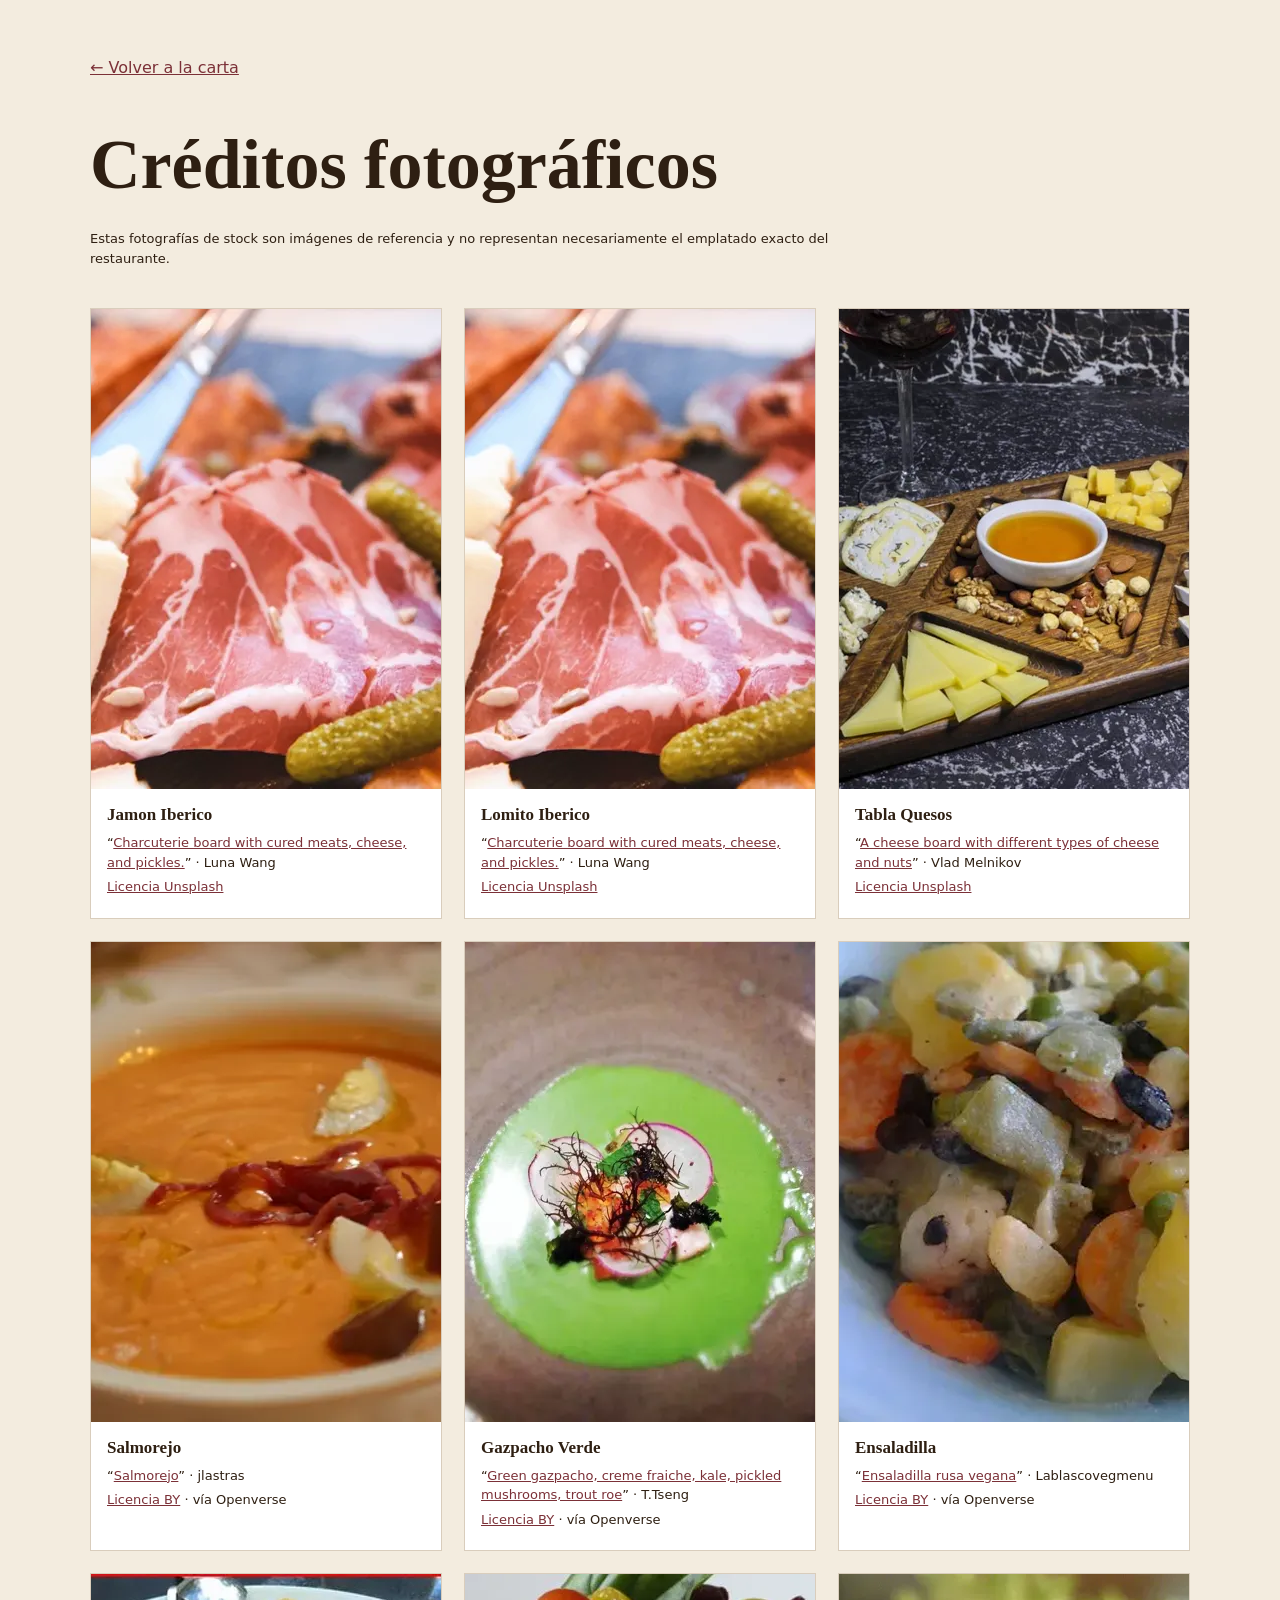
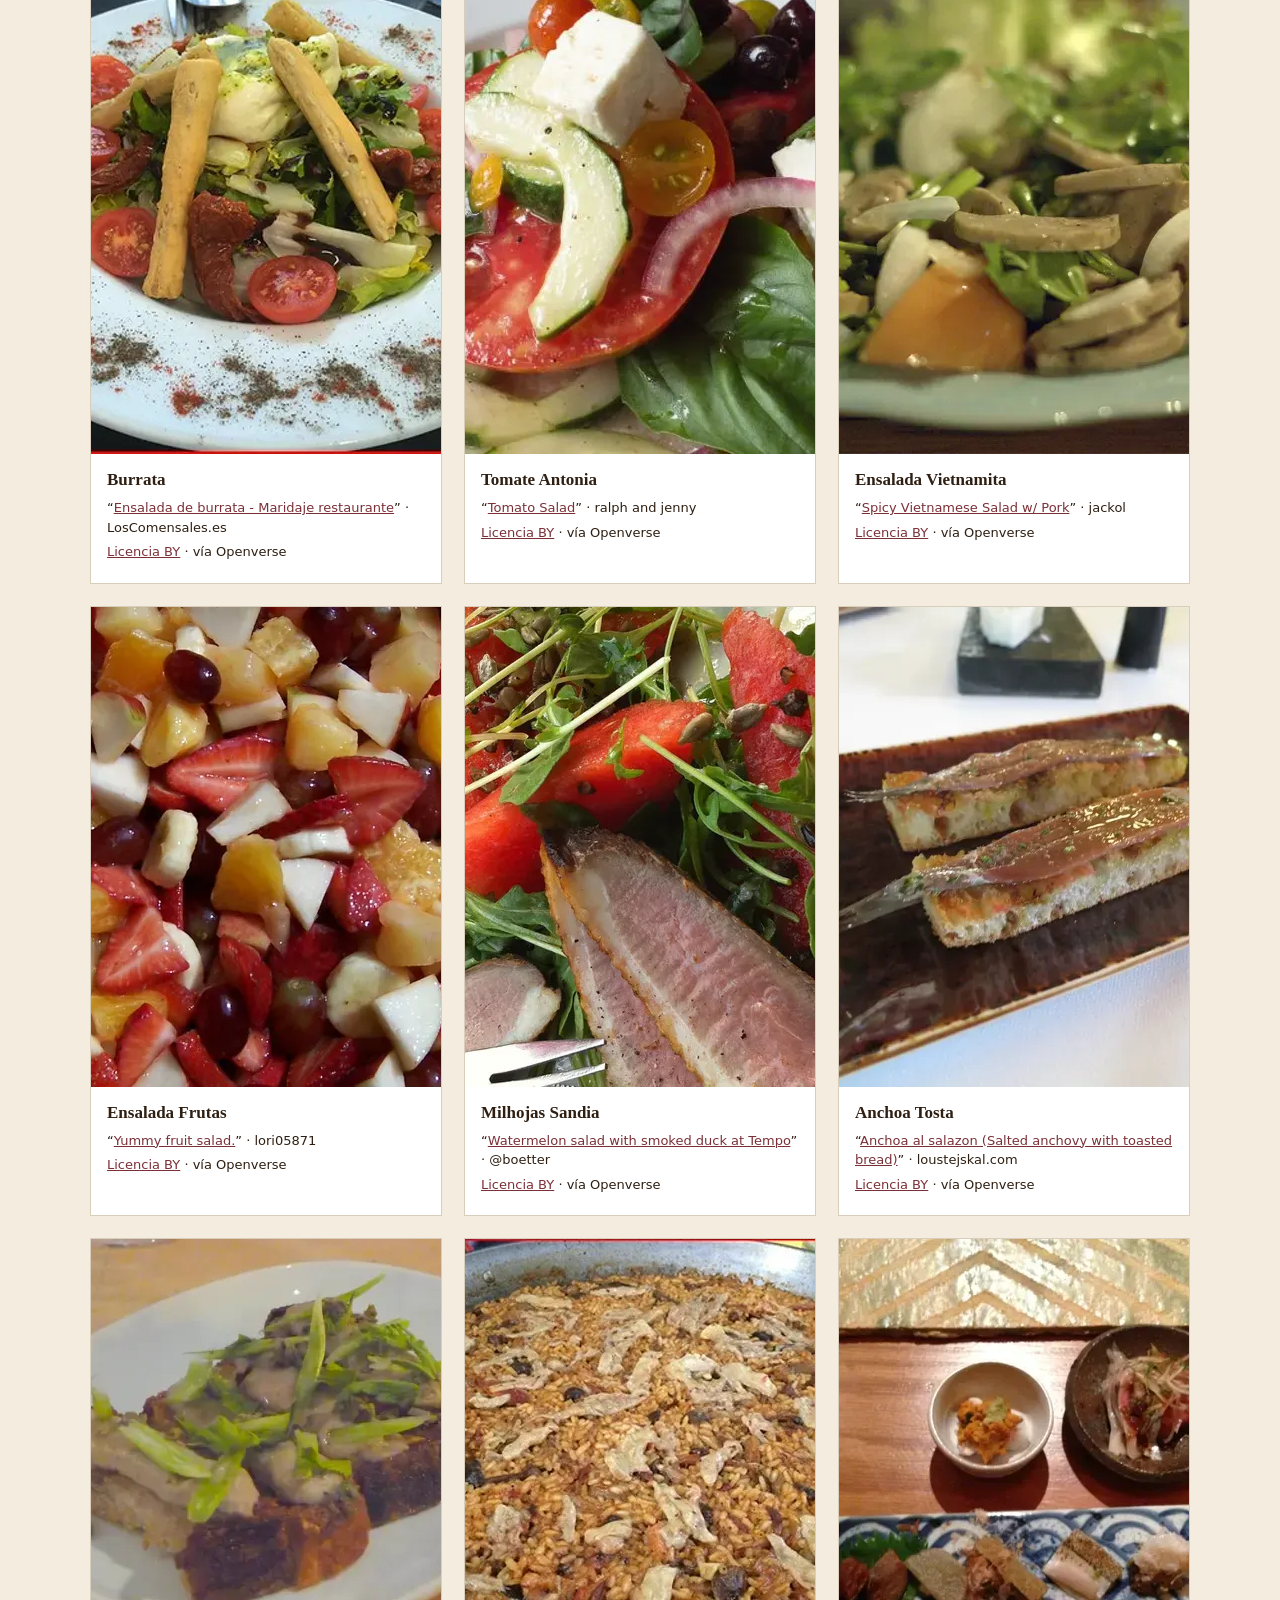
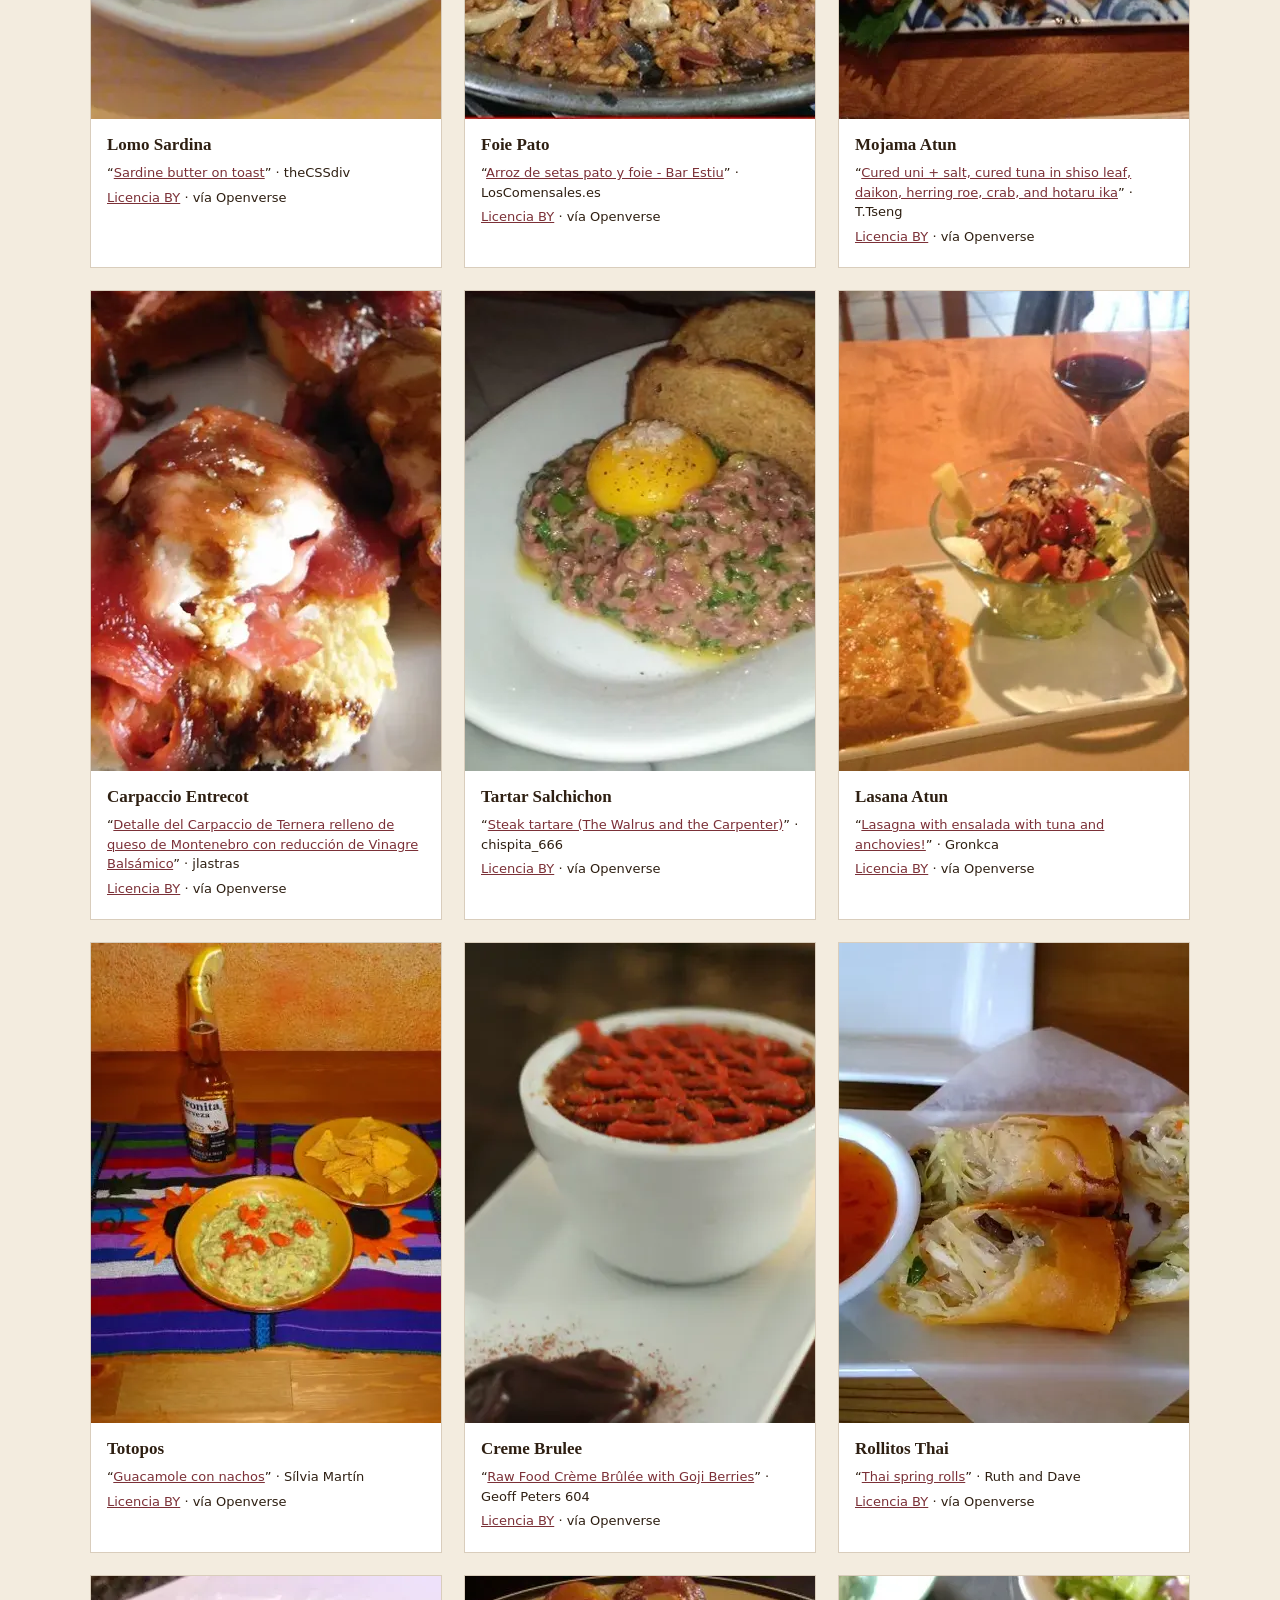
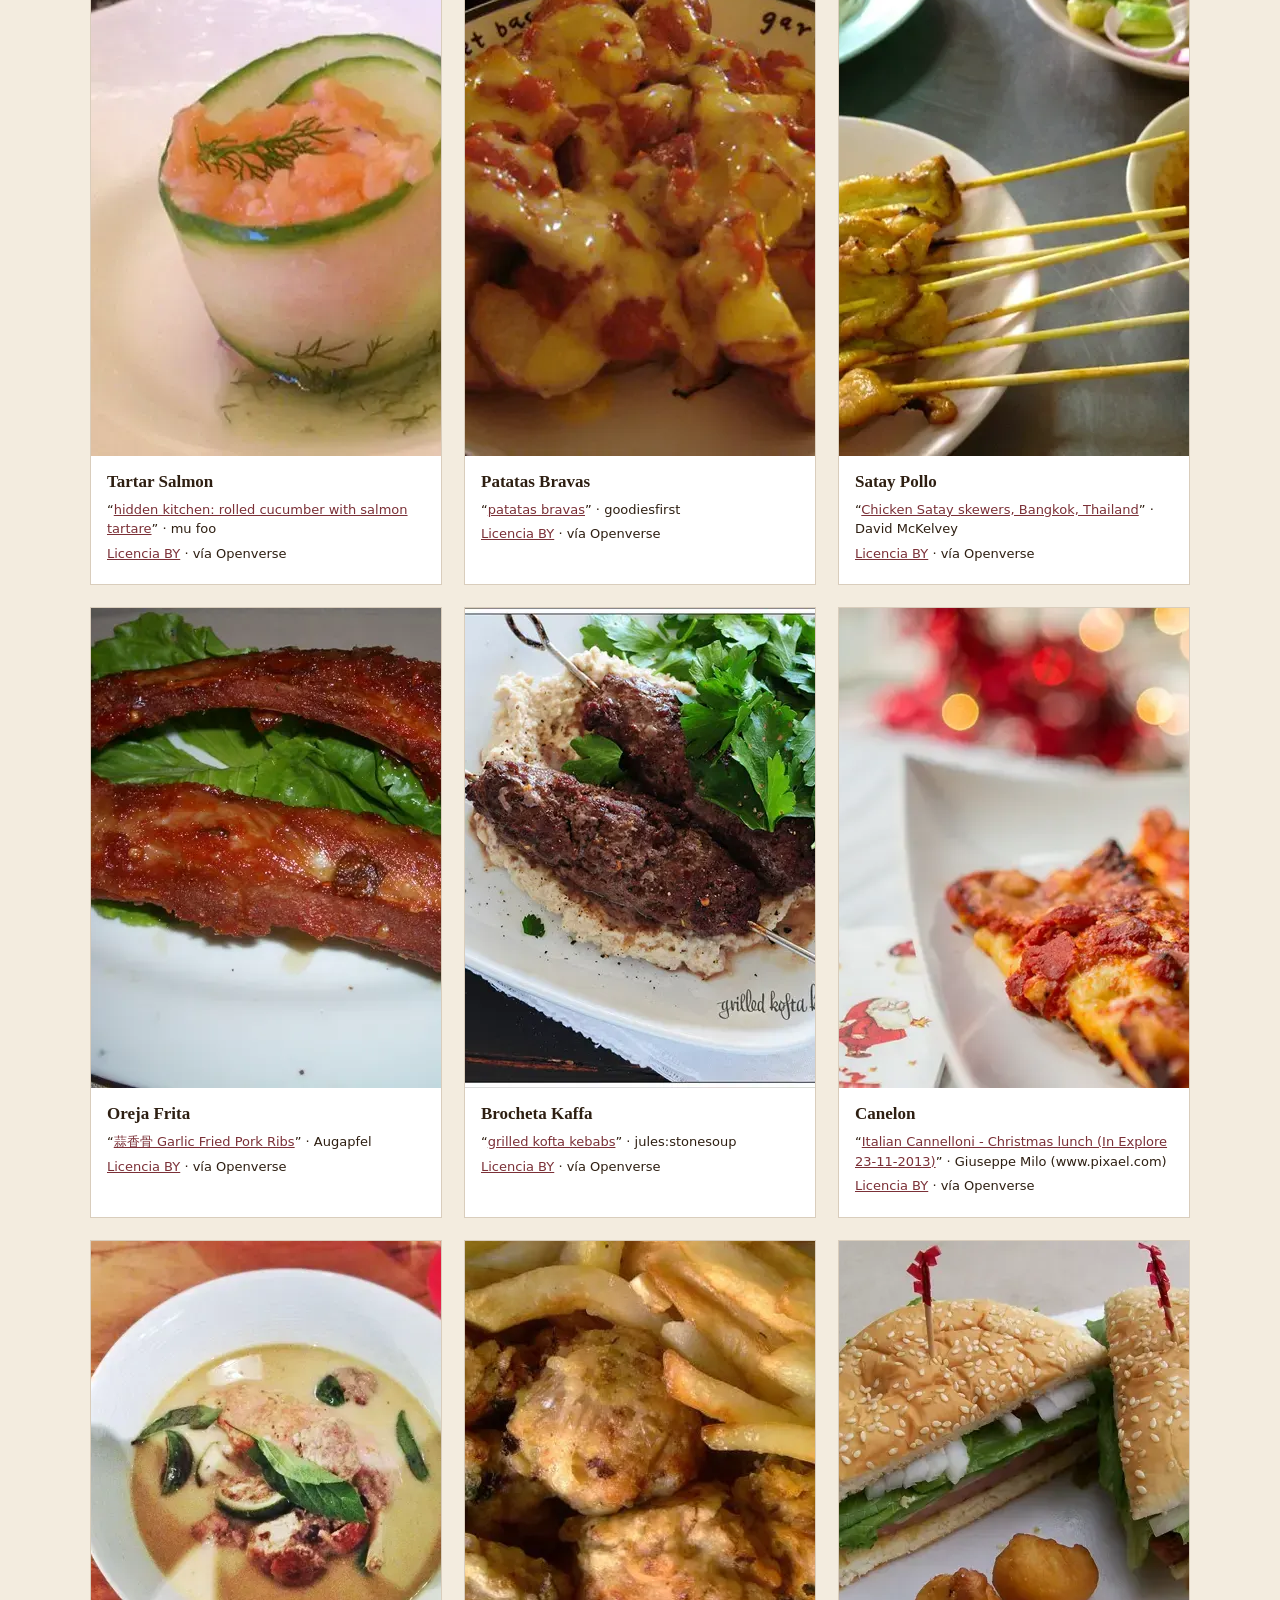
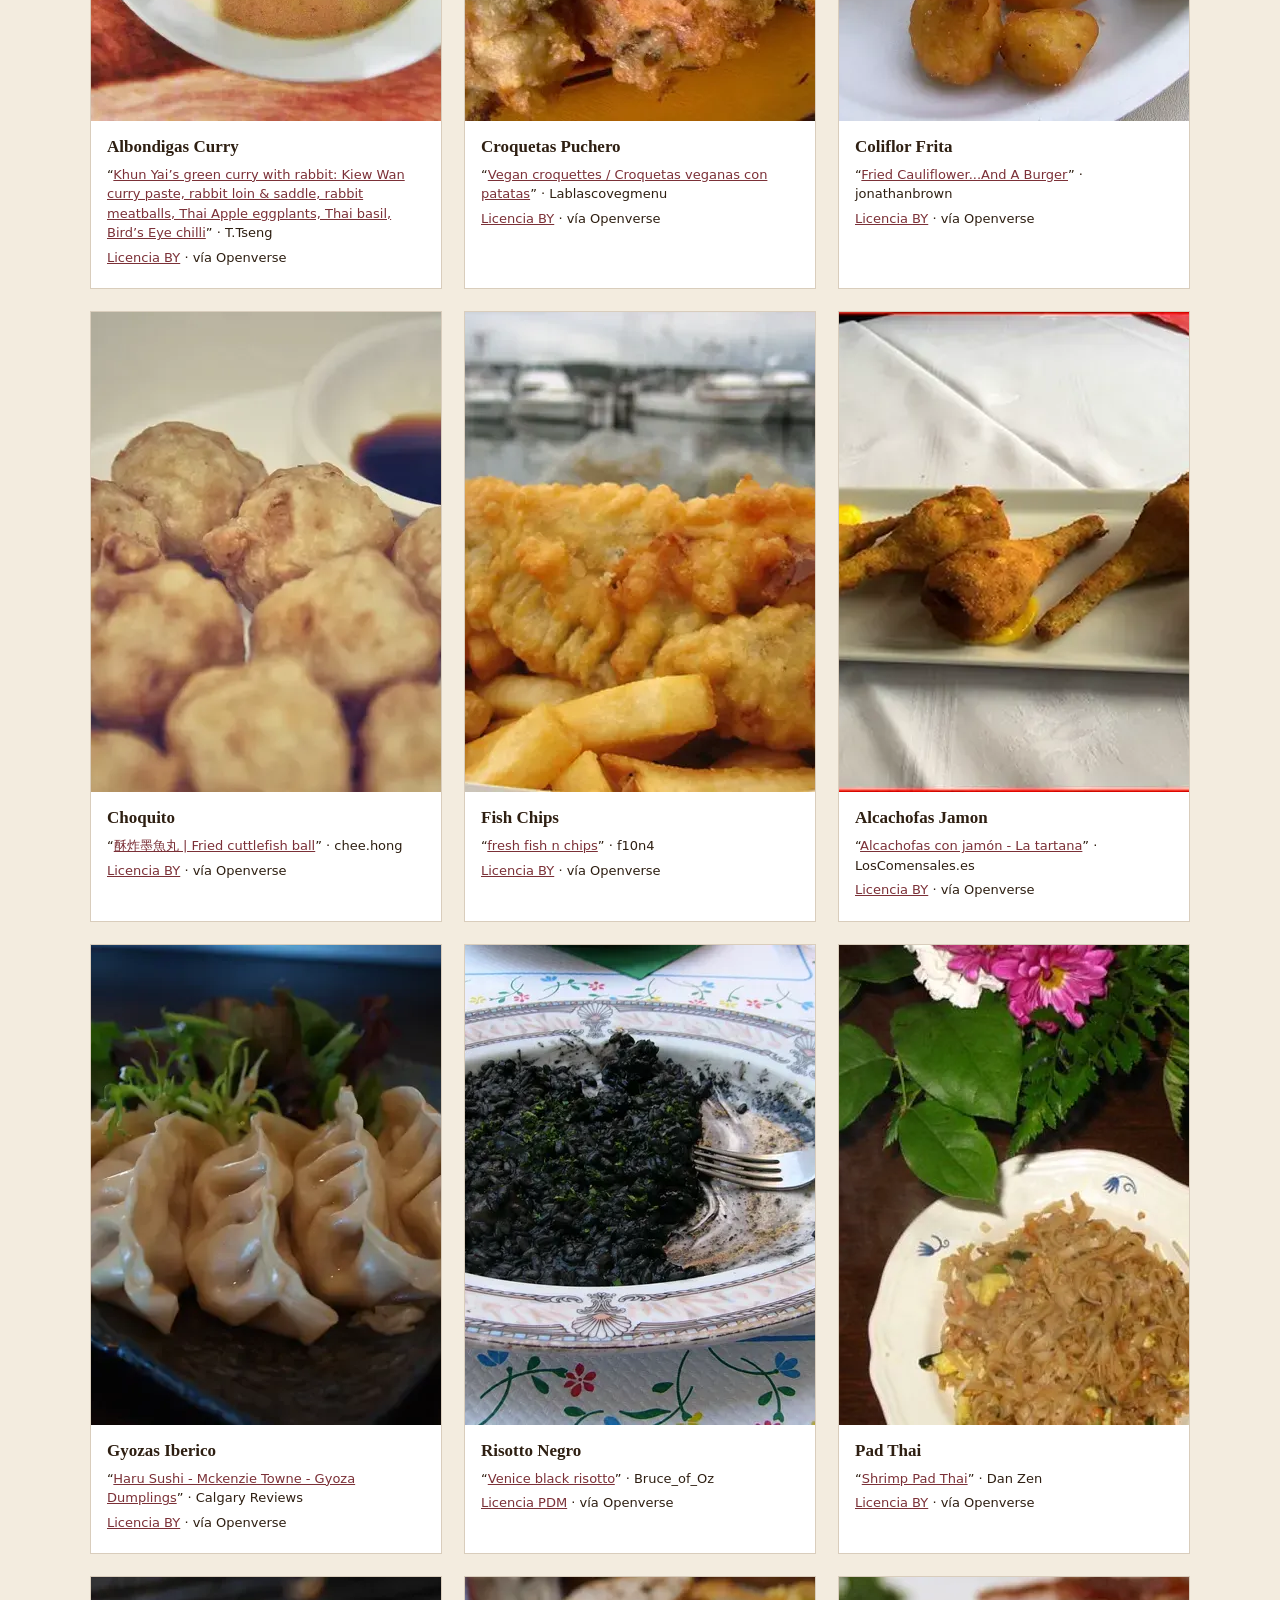
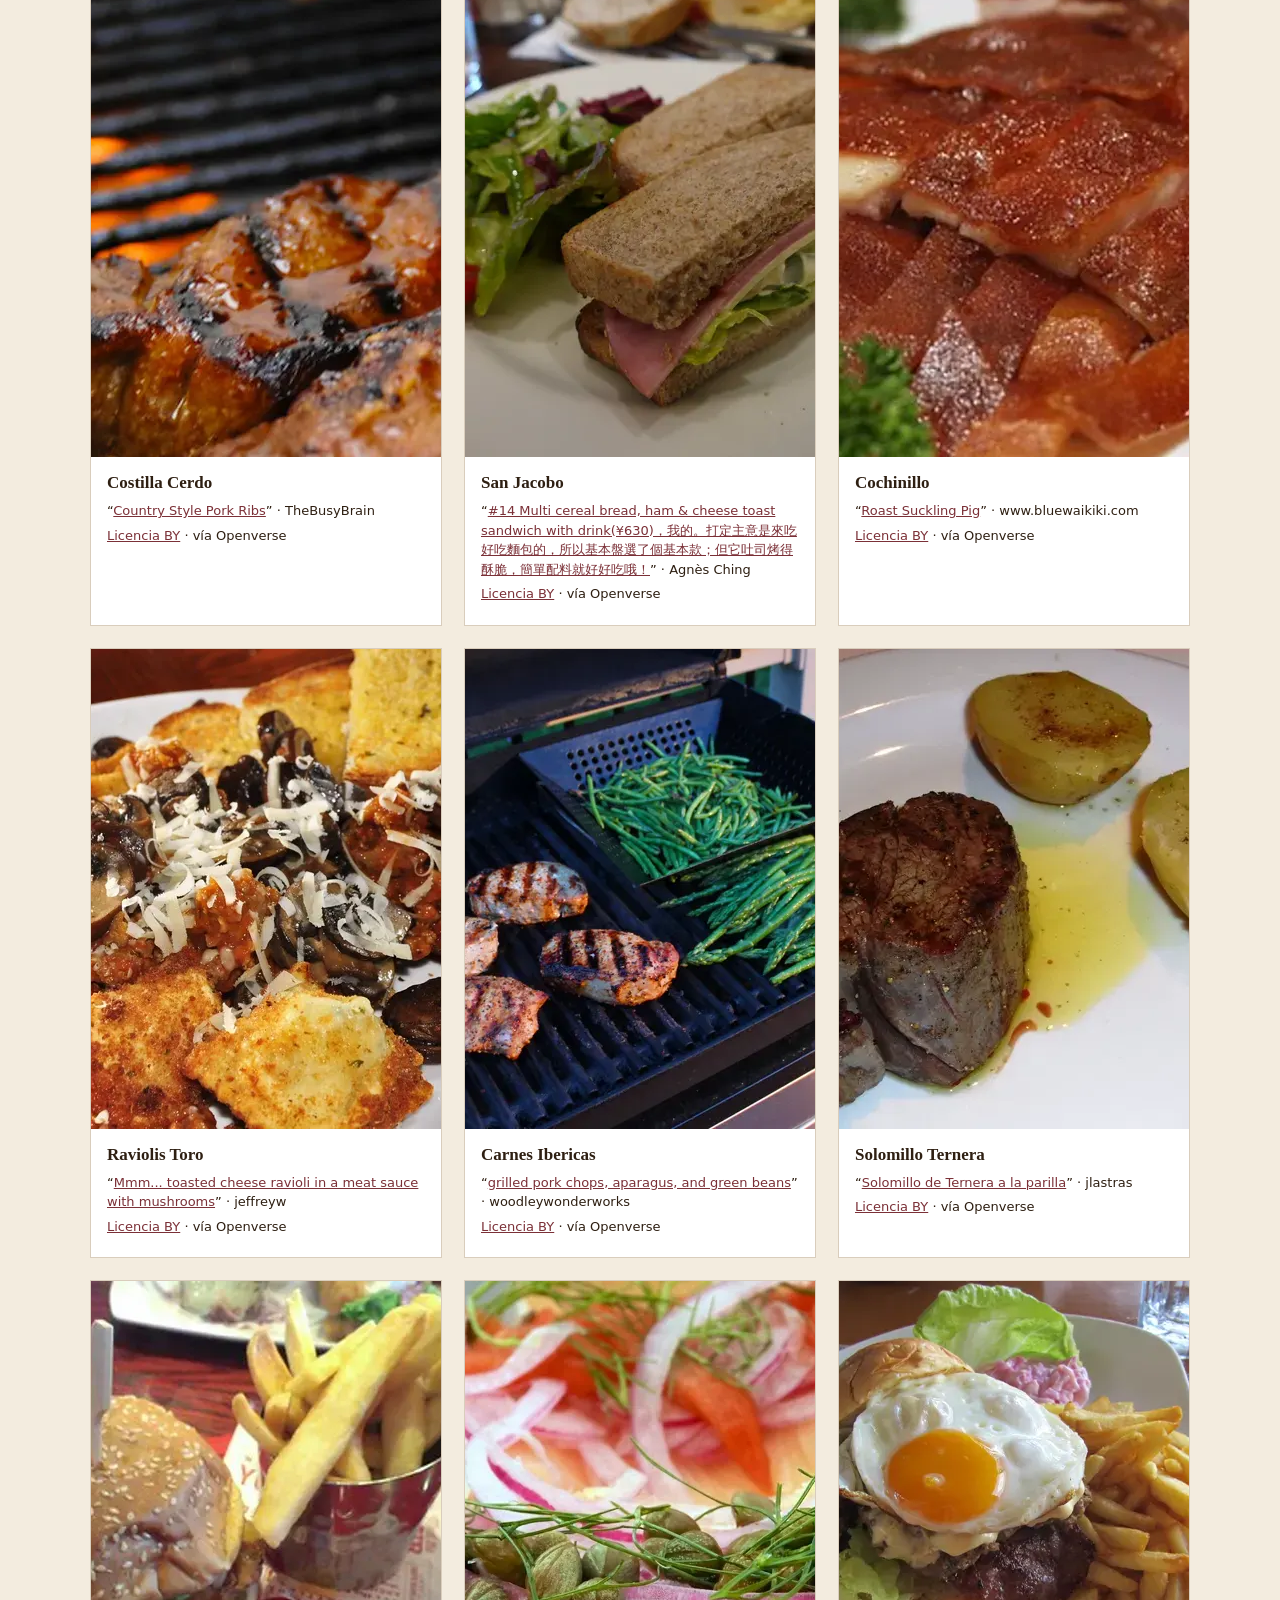
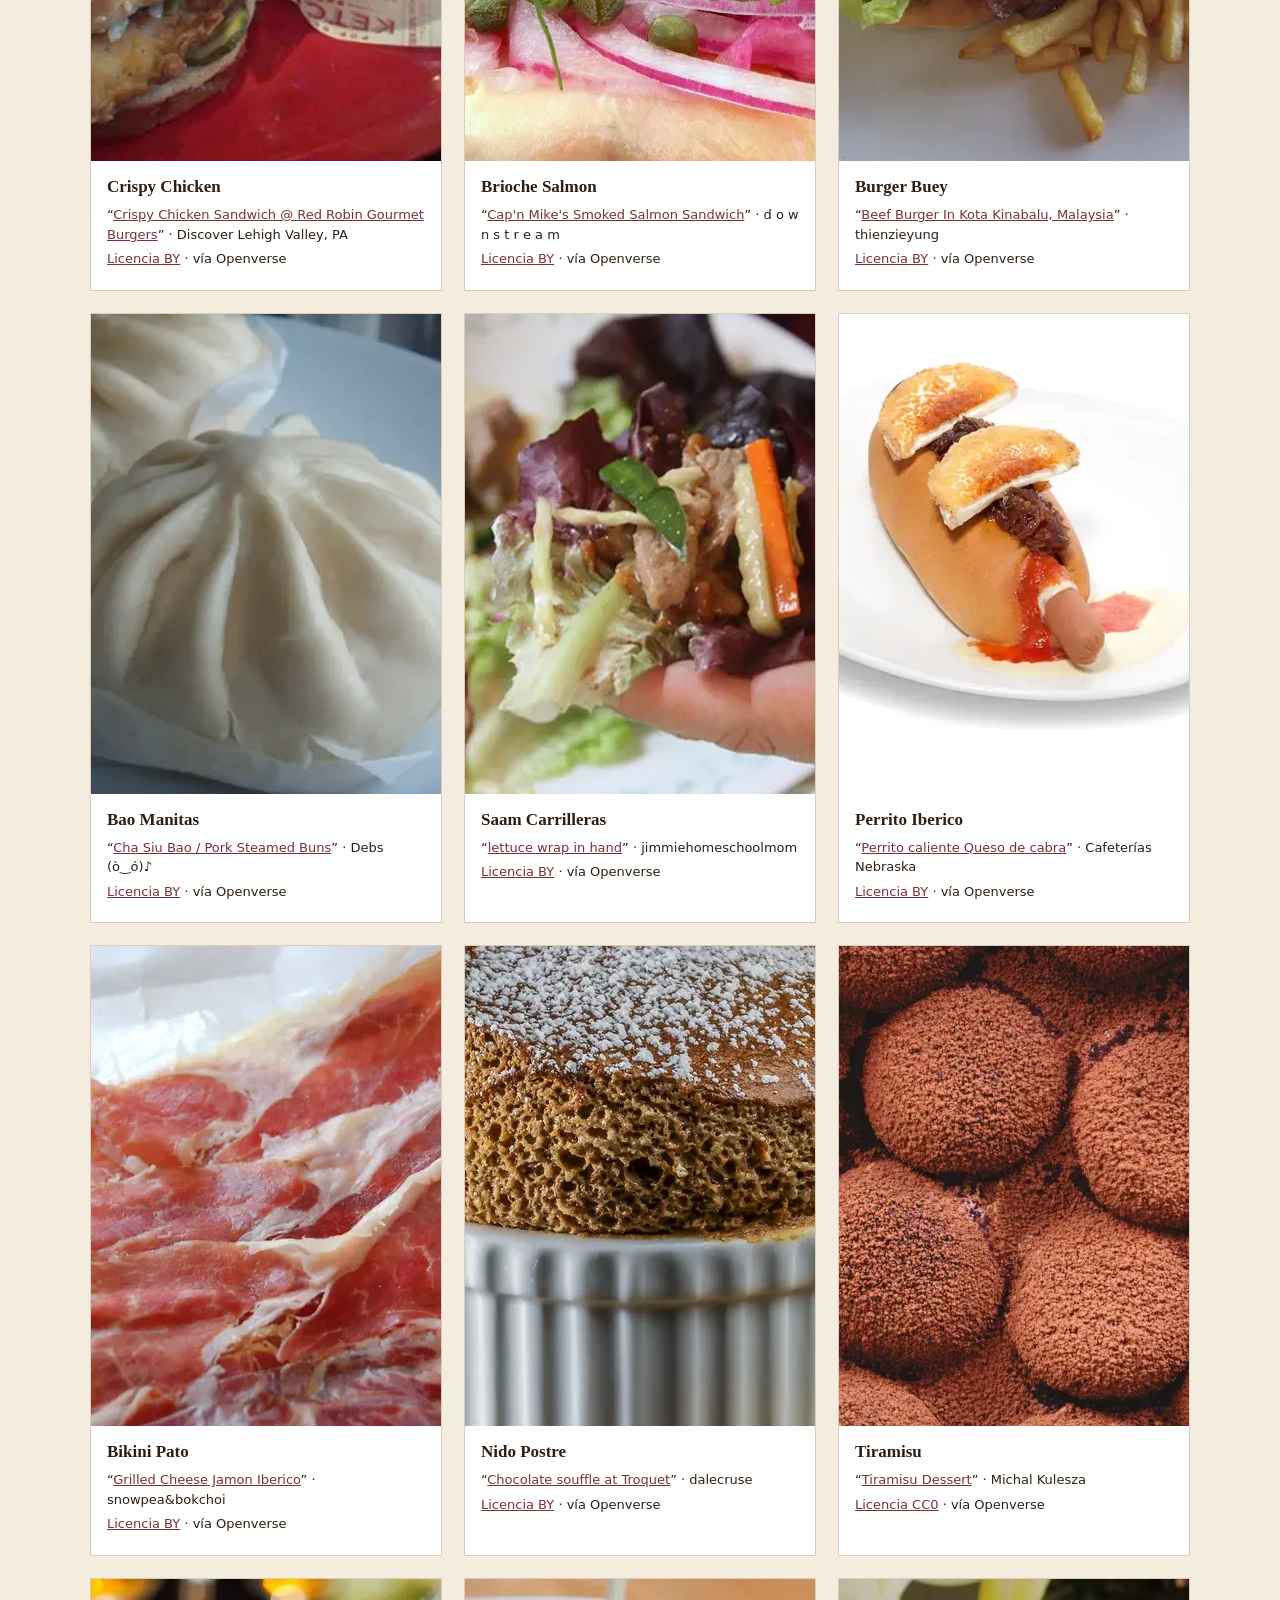
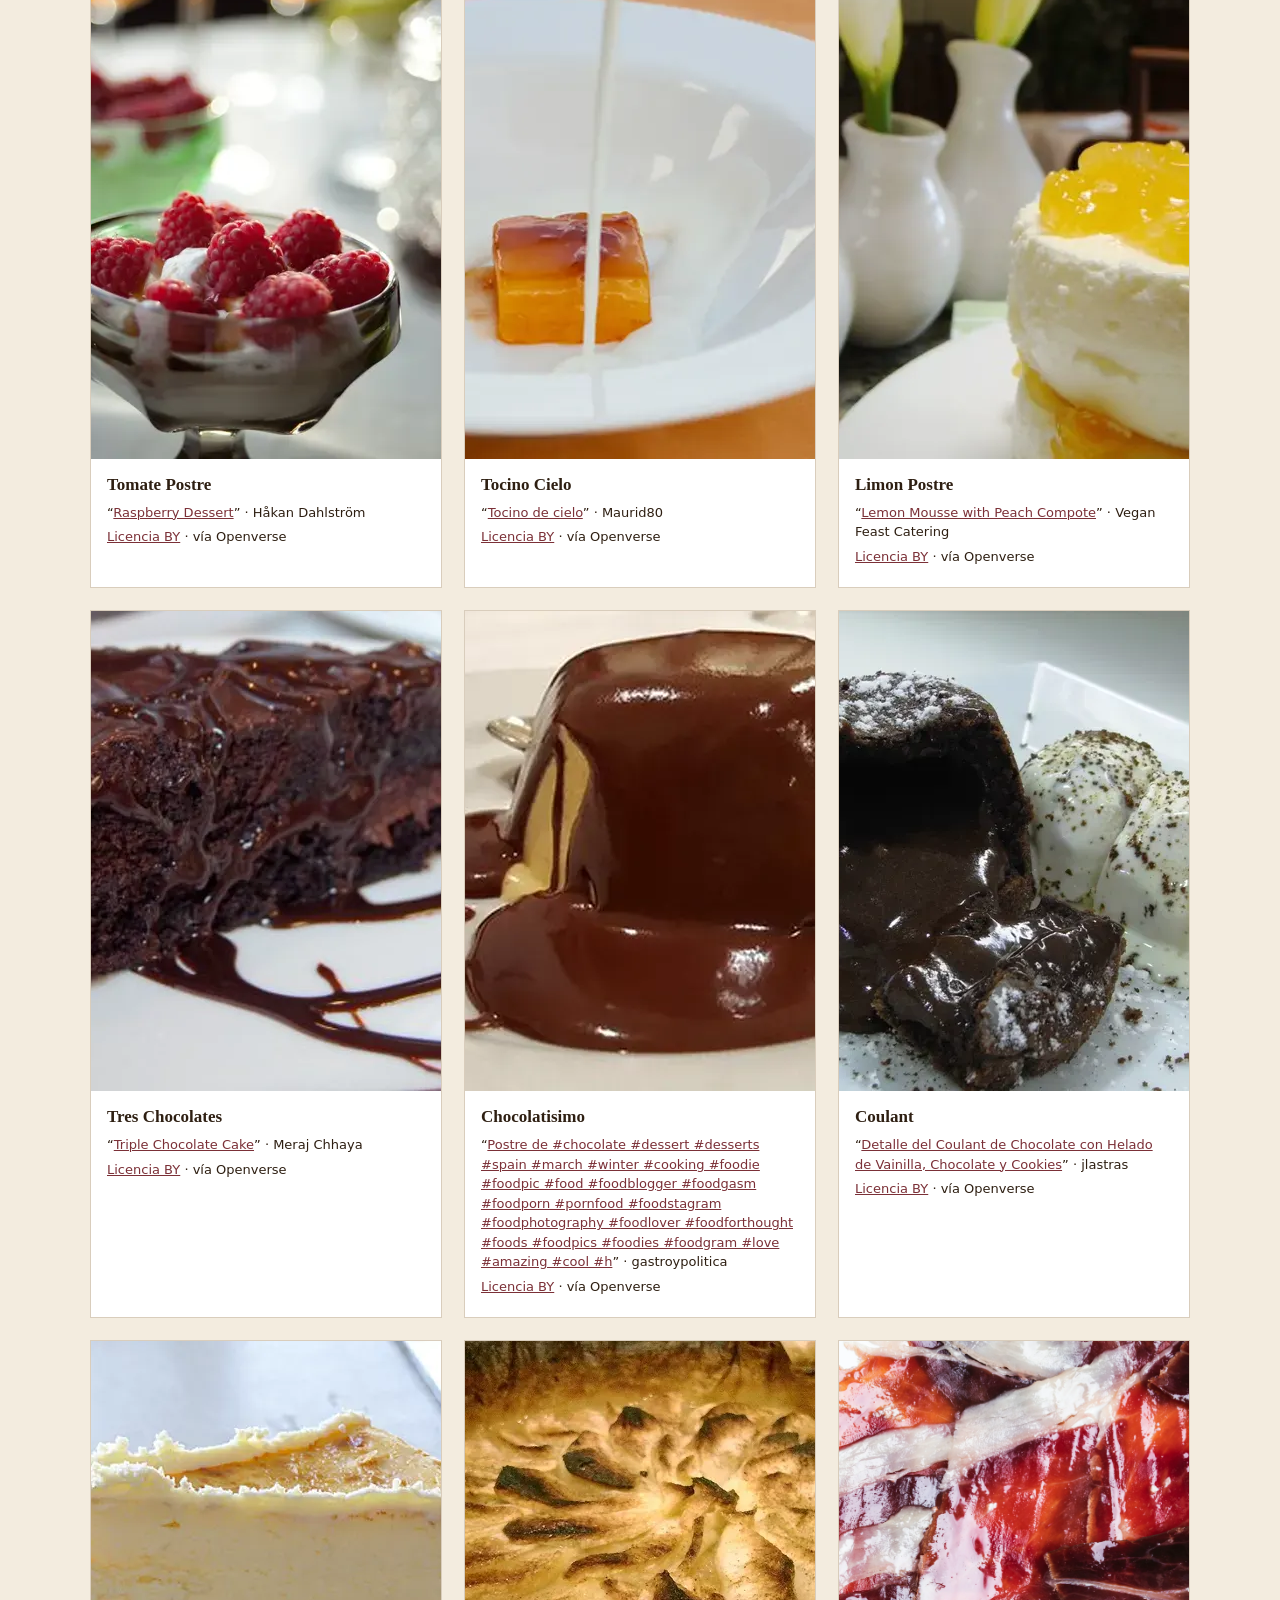
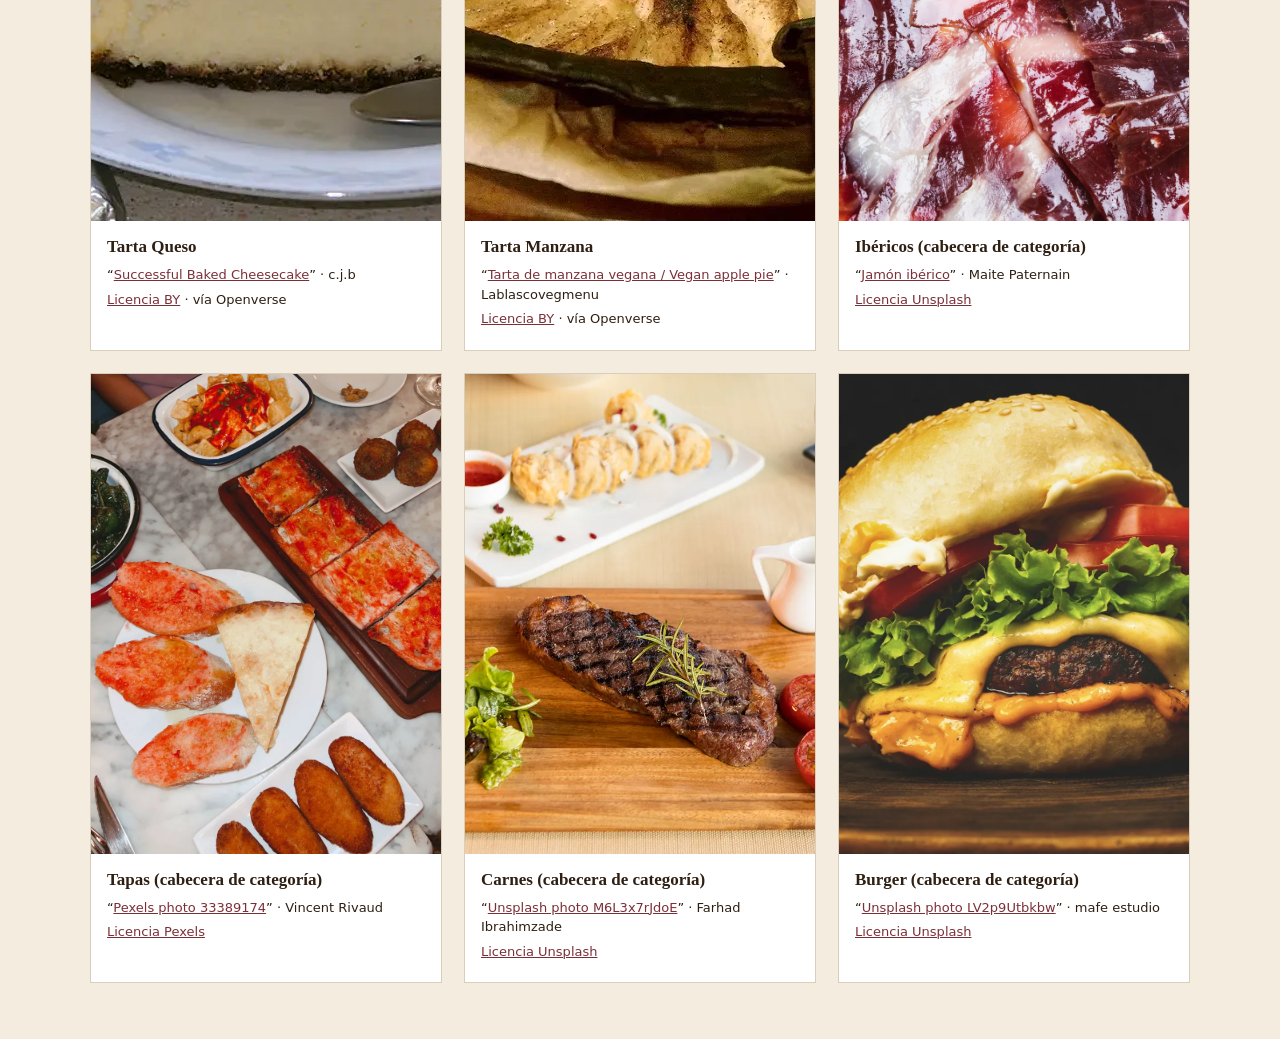
<file: creditos-fotos.html>
<!doctype html><html lang="es"><head><meta charset="utf-8"><meta name="viewport" content="width=device-width,initial-scale=1"><title>Créditos fotográficos · Russes Gastrobar</title><style>:root{--paper:#f3ecdf;--ink:#2e1f12;--accent:#7b3037}*{box-sizing:border-box}body{margin:0;background:var(--paper);color:var(--ink);font:16px/1.5 system-ui,sans-serif}main{width:min(1100px,calc(100% - 36px));margin:0 auto;padding:56px 0}a{color:var(--accent)}.back{display:inline-block;margin-bottom:32px}h1{font-family:Georgia,serif;font-size:clamp(36px,6vw,70px);margin:0 0 12px}.intro{max-width:760px;margin:0 0 40px}.grid{display:grid;grid-template-columns:repeat(auto-fit,minmax(260px,1fr));gap:22px}article{background:#fff;border:1px solid #d9cdbc}article img{display:block;width:100%;aspect-ratio:4/3;object-fit:cover}article div{padding:16px}h2{font:700 17px Georgia,serif;margin:0 0 8px}p{margin:5px 0;font-size:13px}</style></head><body><main><a class="back" href="carta.html">← Volver a la carta</a><h1>Créditos fotográficos</h1><p class="intro">Estas fotografías de stock son imágenes de referencia y no representan necesariamente el emplatado exacto del restaurante.</p><div class="grid"><article><img src="images/menu-stock/menu-jamon-iberico.webp" alt="" width="640" height="480" loading="lazy"><div><h2>Jamon Iberico</h2><p>“<a href="https://unsplash.com/photos/charcuterie-board-with-cured-meats-cheese-and-pickles-EK9FWSXIS3k" target="_blank" rel="noopener">Charcuterie board with cured meats, cheese, and pickles.</a>” · Luna Wang</p><p><a href="https://unsplash.com/license" target="_blank" rel="noopener">Licencia Unsplash</a></p></div></article><article><img src="images/menu-stock/menu-lomito-iberico.webp" alt="" width="640" height="480" loading="lazy"><div><h2>Lomito Iberico</h2><p>“<a href="https://unsplash.com/photos/charcuterie-board-with-cured-meats-cheese-and-pickles-EK9FWSXIS3k" target="_blank" rel="noopener">Charcuterie board with cured meats, cheese, and pickles.</a>” · Luna Wang</p><p><a href="https://unsplash.com/license" target="_blank" rel="noopener">Licencia Unsplash</a></p></div></article><article><img src="images/menu-stock/menu-tabla-quesos.webp" alt="" width="640" height="480" loading="lazy"><div><h2>Tabla Quesos</h2><p>“<a href="https://unsplash.com/photos/a-cheese-board-with-different-types-of-cheese-and-nuts-D9LRV-kkrQk" target="_blank" rel="noopener">A cheese board with different types of cheese and nuts</a>” · Vlad Melnikov</p><p><a href="https://unsplash.com/license" target="_blank" rel="noopener">Licencia Unsplash</a></p></div></article><article><img src="images/menu-stock/menu-salmorejo.webp" alt="" width="640" height="480" loading="lazy"><div><h2>Salmorejo</h2><p>“<a href="https://www.flickr.com/photos/22662305@N04/4494091661" target="_blank" rel="noopener">Salmorejo</a>” · jlastras</p><p><a href="https://creativecommons.org/licenses/by/2.0/" target="_blank" rel="noopener">Licencia BY</a> · vía Openverse</p></div></article><article><img src="images/menu-stock/menu-gazpacho-verde.webp" alt="" width="640" height="480" loading="lazy"><div><h2>Gazpacho Verde</h2><p>“<a href="https://www.flickr.com/photos/68147320@N02/13938606782" target="_blank" rel="noopener">Green gazpacho, creme fraiche, kale, pickled mushrooms, trout roe</a>” · T.Tseng</p><p><a href="https://creativecommons.org/licenses/by/2.0/" target="_blank" rel="noopener">Licencia BY</a> · vía Openverse</p></div></article><article><img src="images/menu-stock/menu-ensaladilla.webp" alt="" width="640" height="480" loading="lazy"><div><h2>Ensaladilla</h2><p>“<a href="https://www.flickr.com/photos/35022955@N06/7555250424" target="_blank" rel="noopener">Ensaladilla rusa vegana</a>” · Lablascovegmenu</p><p><a href="https://creativecommons.org/licenses/by/2.0/" target="_blank" rel="noopener">Licencia BY</a> · vía Openverse</p></div></article><article><img src="images/menu-stock/menu-burrata.webp" alt="" width="640" height="480" loading="lazy"><div><h2>Burrata</h2><p>“<a href="https://www.flickr.com/photos/36668466@N05/28170566141" target="_blank" rel="noopener">Ensalada de burrata - Maridaje restaurante</a>” · LosComensales.es</p><p><a href="https://creativecommons.org/licenses/by/2.0/" target="_blank" rel="noopener">Licencia BY</a> · vía Openverse</p></div></article><article><img src="images/menu-stock/menu-tomate-antonia.webp" alt="" width="640" height="480" loading="lazy"><div><h2>Tomate Antonia</h2><p>“<a href="https://www.flickr.com/photos/92269745@N00/7846872334" target="_blank" rel="noopener">Tomato Salad</a>” · ralph and jenny</p><p><a href="https://creativecommons.org/licenses/by/2.0/" target="_blank" rel="noopener">Licencia BY</a> · vía Openverse</p></div></article><article><img src="images/menu-stock/menu-ensalada-vietnamita.webp" alt="" width="640" height="480" loading="lazy"><div><h2>Ensalada Vietnamita</h2><p>“<a href="https://www.flickr.com/photos/44124329962@N01/425243640" target="_blank" rel="noopener">Spicy Vietnamese Salad w/ Pork</a>” · jackol</p><p><a href="https://creativecommons.org/licenses/by/2.0/" target="_blank" rel="noopener">Licencia BY</a> · vía Openverse</p></div></article><article><img src="images/menu-stock/menu-ensalada-frutas.webp" alt="" width="640" height="480" loading="lazy"><div><h2>Ensalada Frutas</h2><p>“<a href="https://www.flickr.com/photos/10563005@N06/3471292501" target="_blank" rel="noopener">Yummy fruit salad.</a>” · lori05871</p><p><a href="https://creativecommons.org/licenses/by/2.0/" target="_blank" rel="noopener">Licencia BY</a> · vía Openverse</p></div></article><article><img src="images/menu-stock/menu-milhojas-sandia.webp" alt="" width="640" height="480" loading="lazy"><div><h2>Milhojas Sandia</h2><p>“<a href="https://www.flickr.com/photos/47854931@N00/4841630007" target="_blank" rel="noopener">Watermelon salad with smoked duck at Tempo</a>” · @boetter</p><p><a href="https://creativecommons.org/licenses/by/2.0/" target="_blank" rel="noopener">Licencia BY</a> · vía Openverse</p></div></article><article><img src="images/menu-stock/menu-anchoa-tosta.webp" alt="" width="640" height="480" loading="lazy"><div><h2>Anchoa Tosta</h2><p>“<a href="https://www.flickr.com/photos/63311602@N08/16198593652" target="_blank" rel="noopener">Anchoa al salazon (Salted anchovy with toasted bread)</a>” · loustejskal.com</p><p><a href="https://creativecommons.org/licenses/by/2.0/" target="_blank" rel="noopener">Licencia BY</a> · vía Openverse</p></div></article><article><img src="images/menu-stock/menu-lomo-sardina.webp" alt="" width="640" height="480" loading="lazy"><div><h2>Lomo Sardina</h2><p>“<a href="https://www.flickr.com/photos/92146798@N00/5729055825" target="_blank" rel="noopener">Sardine butter on toast</a>” · theCSSdiv</p><p><a href="https://creativecommons.org/licenses/by/2.0/" target="_blank" rel="noopener">Licencia BY</a> · vía Openverse</p></div></article><article><img src="images/menu-stock/menu-foie-pato.webp" alt="" width="640" height="480" loading="lazy"><div><h2>Foie Pato</h2><p>“<a href="https://www.flickr.com/photos/36668466@N05/23518046974" target="_blank" rel="noopener">Arroz de setas pato y foie - Bar Estiu</a>” · LosComensales.es</p><p><a href="https://creativecommons.org/licenses/by/2.0/" target="_blank" rel="noopener">Licencia BY</a> · vía Openverse</p></div></article><article><img src="images/menu-stock/menu-mojama-atun.webp" alt="" width="640" height="480" loading="lazy"><div><h2>Mojama Atun</h2><p>“<a href="https://www.flickr.com/photos/68147320@N02/9113350251" target="_blank" rel="noopener">Cured uni + salt, cured tuna in shiso leaf, daikon, herring roe, crab, and hotaru ika</a>” · T.Tseng</p><p><a href="https://creativecommons.org/licenses/by/2.0/" target="_blank" rel="noopener">Licencia BY</a> · vía Openverse</p></div></article><article><img src="images/menu-stock/menu-carpaccio-entrecot.webp" alt="" width="640" height="480" loading="lazy"><div><h2>Carpaccio Entrecot</h2><p>“<a href="https://www.flickr.com/photos/22662305@N04/2622112255" target="_blank" rel="noopener">Detalle del Carpaccio de Ternera relleno de queso de Montenebro con reducción de Vinagre Balsámico</a>” · jlastras</p><p><a href="https://creativecommons.org/licenses/by/2.0/" target="_blank" rel="noopener">Licencia BY</a> · vía Openverse</p></div></article><article><img src="images/menu-stock/menu-tartar-salchichon.webp" alt="" width="640" height="480" loading="lazy"><div><h2>Tartar Salchichon</h2><p>“<a href="https://www.flickr.com/photos/12477719@N00/5957109838" target="_blank" rel="noopener">Steak tartare (The Walrus and the Carpenter)</a>” · chispita_666</p><p><a href="https://creativecommons.org/licenses/by/2.0/" target="_blank" rel="noopener">Licencia BY</a> · vía Openverse</p></div></article><article><img src="images/menu-stock/menu-lasana-atun.webp" alt="" width="640" height="480" loading="lazy"><div><h2>Lasana Atun</h2><p>“<a href="https://www.flickr.com/photos/93274718@N00/26872256125" target="_blank" rel="noopener">Lasagna with ensalada with tuna and anchovies!</a>” · Gronkca</p><p><a href="https://creativecommons.org/licenses/by/2.0/" target="_blank" rel="noopener">Licencia BY</a> · vía Openverse</p></div></article><article><img src="images/menu-stock/menu-totopos.webp" alt="" width="640" height="480" loading="lazy"><div><h2>Totopos</h2><p>“<a href="https://www.flickr.com/photos/90479905@N06/8436757269" target="_blank" rel="noopener">Guacamole con nachos</a>” · Sílvia Martín</p><p><a href="https://creativecommons.org/licenses/by/2.0/" target="_blank" rel="noopener">Licencia BY</a> · vía Openverse</p></div></article><article><img src="images/menu-stock/menu-creme-brulee.webp" alt="" width="640" height="480" loading="lazy"><div><h2>Creme Brulee</h2><p>“<a href="https://www.flickr.com/photos/54359128@N00/3462052970" target="_blank" rel="noopener">Raw Food Crème Brûlée with Goji Berries</a>” · Geoff Peters 604</p><p><a href="https://creativecommons.org/licenses/by/2.0/" target="_blank" rel="noopener">Licencia BY</a> · vía Openverse</p></div></article><article><img src="images/menu-stock/menu-rollitos-thai.webp" alt="" width="640" height="480" loading="lazy"><div><h2>Rollitos Thai</h2><p>“<a href="https://www.flickr.com/photos/95142644@N00/11824377914" target="_blank" rel="noopener">Thai spring rolls</a>” · Ruth and Dave</p><p><a href="https://creativecommons.org/licenses/by/2.0/" target="_blank" rel="noopener">Licencia BY</a> · vía Openverse</p></div></article><article><img src="images/menu-stock/menu-tartar-salmon.webp" alt="" width="640" height="480" loading="lazy"><div><h2>Tartar Salmon</h2><p>“<a href="https://www.flickr.com/photos/22774386@N08/2189689858" target="_blank" rel="noopener">hidden kitchen: rolled cucumber with salmon tartare</a>” · mu foo</p><p><a href="https://creativecommons.org/licenses/by/2.0/" target="_blank" rel="noopener">Licencia BY</a> · vía Openverse</p></div></article><article><img src="images/menu-stock/menu-patatas-bravas.webp" alt="" width="640" height="480" loading="lazy"><div><h2>Patatas Bravas</h2><p>“<a href="https://www.flickr.com/photos/49215102@N00/435925017" target="_blank" rel="noopener">patatas bravas</a>” · goodiesfirst</p><p><a href="https://creativecommons.org/licenses/by/2.0/" target="_blank" rel="noopener">Licencia BY</a> · vía Openverse</p></div></article><article><img src="images/menu-stock/menu-satay-pollo.webp" alt="" width="640" height="480" loading="lazy"><div><h2>Satay Pollo</h2><p>“<a href="https://www.flickr.com/photos/94735786@N00/6907004462" target="_blank" rel="noopener">Chicken Satay skewers, Bangkok, Thailand</a>” · David McKelvey</p><p><a href="https://creativecommons.org/licenses/by/2.0/" target="_blank" rel="noopener">Licencia BY</a> · vía Openverse</p></div></article><article><img src="images/menu-stock/menu-oreja-frita.webp" alt="" width="640" height="480" loading="lazy"><div><h2>Oreja Frita</h2><p>“<a href="https://www.flickr.com/photos/47038415@N00/223729056" target="_blank" rel="noopener">蒜香骨 Garlic Fried Pork Ribs</a>” · Augapfel</p><p><a href="https://creativecommons.org/licenses/by/2.0/" target="_blank" rel="noopener">Licencia BY</a> · vía Openverse</p></div></article><article><img src="images/menu-stock/menu-brocheta-kaffa.webp" alt="" width="640" height="480" loading="lazy"><div><h2>Brocheta Kaffa</h2><p>“<a href="https://www.flickr.com/photos/58367355@N00/8092392576" target="_blank" rel="noopener">grilled kofta kebabs</a>” · jules:stonesoup</p><p><a href="https://creativecommons.org/licenses/by/2.0/" target="_blank" rel="noopener">Licencia BY</a> · vía Openverse</p></div></article><article><img src="images/menu-stock/menu-canelon.webp" alt="" width="640" height="480" loading="lazy"><div><h2>Canelon</h2><p>“<a href="https://www.flickr.com/photos/87690240@N03/11013323146" target="_blank" rel="noopener">Italian Cannelloni - Christmas lunch (In Explore 23-11-2013)</a>” · Giuseppe Milo (www.pixael.com)</p><p><a href="https://creativecommons.org/licenses/by/2.0/" target="_blank" rel="noopener">Licencia BY</a> · vía Openverse</p></div></article><article><img src="images/menu-stock/menu-albondigas-curry.webp" alt="" width="640" height="480" loading="lazy"><div><h2>Albondigas Curry</h2><p>“<a href="https://www.flickr.com/photos/68147320@N02/13460027565" target="_blank" rel="noopener">Khun Yai’s green curry with rabbit: Kiew Wan curry paste, rabbit loin &amp; saddle, rabbit meatballs, Thai Apple eggplants, Thai basil, Bird’s Eye chilli</a>” · T.Tseng</p><p><a href="https://creativecommons.org/licenses/by/2.0/" target="_blank" rel="noopener">Licencia BY</a> · vía Openverse</p></div></article><article><img src="images/menu-stock/menu-croquetas-puchero.webp" alt="" width="640" height="480" loading="lazy"><div><h2>Croquetas Puchero</h2><p>“<a href="https://www.flickr.com/photos/35022955@N06/5223934809" target="_blank" rel="noopener">Vegan croquettes / Croquetas veganas con patatas</a>” · Lablascovegmenu</p><p><a href="https://creativecommons.org/licenses/by/2.0/" target="_blank" rel="noopener">Licencia BY</a> · vía Openverse</p></div></article><article><img src="images/menu-stock/menu-coliflor-frita.webp" alt="" width="640" height="480" loading="lazy"><div><h2>Coliflor Frita</h2><p>“<a href="https://www.flickr.com/photos/15729820@N02/2539131130" target="_blank" rel="noopener">Fried Cauliflower...And A Burger</a>” · jonathanbrown</p><p><a href="https://creativecommons.org/licenses/by/2.0/" target="_blank" rel="noopener">Licencia BY</a> · vía Openverse</p></div></article><article><img src="images/menu-stock/menu-choquito.webp" alt="" width="640" height="480" loading="lazy"><div><h2>Choquito</h2><p>“<a href="https://www.flickr.com/photos/40135642@N00/8585504177" target="_blank" rel="noopener">酥炸墨魚丸 | Fried cuttlefish ball</a>” · chee.hong</p><p><a href="https://creativecommons.org/licenses/by/2.0/" target="_blank" rel="noopener">Licencia BY</a> · vía Openverse</p></div></article><article><img src="images/menu-stock/menu-fish-chips.webp" alt="" width="640" height="480" loading="lazy"><div><h2>Fish Chips</h2><p>“<a href="https://www.flickr.com/photos/52127651@N00/186861991" target="_blank" rel="noopener">fresh fish n chips</a>” · f10n4</p><p><a href="https://creativecommons.org/licenses/by/2.0/" target="_blank" rel="noopener">Licencia BY</a> · vía Openverse</p></div></article><article><img src="images/menu-stock/menu-alcachofas-jamon.webp" alt="" width="640" height="480" loading="lazy"><div><h2>Alcachofas Jamon</h2><p>“<a href="https://www.flickr.com/photos/36668466@N05/23908307821" target="_blank" rel="noopener">Alcachofas con jamón - La tartana</a>” · LosComensales.es</p><p><a href="https://creativecommons.org/licenses/by/2.0/" target="_blank" rel="noopener">Licencia BY</a> · vía Openverse</p></div></article><article><img src="images/menu-stock/menu-gyozas-iberico.webp" alt="" width="640" height="480" loading="lazy"><div><h2>Gyozas Iberico</h2><p>“<a href="https://www.flickr.com/photos/51930963@N02/5938824165" target="_blank" rel="noopener">Haru Sushi - Mckenzie Towne - Gyoza Dumplings</a>” · Calgary Reviews</p><p><a href="https://creativecommons.org/licenses/by/2.0/" target="_blank" rel="noopener">Licencia BY</a> · vía Openverse</p></div></article><article><img src="images/menu-stock/menu-risotto-negro.webp" alt="" width="640" height="480" loading="lazy"><div><h2>Risotto Negro</h2><p>“<a href="https://www.flickr.com/photos/56588525@N00/3138625859" target="_blank" rel="noopener">Venice black risotto</a>” · Bruce_of_Oz</p><p><a href="https://creativecommons.org/publicdomain/mark/1.0/" target="_blank" rel="noopener">Licencia PDM</a> · vía Openverse</p></div></article><article><img src="images/menu-stock/menu-pad-thai.webp" alt="" width="640" height="480" loading="lazy"><div><h2>Pad Thai</h2><p>“<a href="https://www.flickr.com/photos/16077535@N00/318242751" target="_blank" rel="noopener">Shrimp Pad Thai</a>” · Dan Zen</p><p><a href="https://creativecommons.org/licenses/by/2.0/" target="_blank" rel="noopener">Licencia BY</a> · vía Openverse</p></div></article><article><img src="images/menu-stock/menu-costilla-cerdo.webp" alt="" width="640" height="480" loading="lazy"><div><h2>Costilla Cerdo</h2><p>“<a href="https://www.flickr.com/photos/26176646@N04/2574639774" target="_blank" rel="noopener">Country Style Pork Ribs</a>” · TheBusyBrain</p><p><a href="https://creativecommons.org/licenses/by/2.0/" target="_blank" rel="noopener">Licencia BY</a> · vía Openverse</p></div></article><article><img src="images/menu-stock/menu-san-jacobo.webp" alt="" width="640" height="480" loading="lazy"><div><h2>San Jacobo</h2><p>“<a href="https://www.flickr.com/photos/110295958@N06/11339708705" target="_blank" rel="noopener">#14 Multi cereal bread, ham &amp; cheese toast sandwich with drink(¥630)，我的。打定主意是來吃好吃麵包的，所以基本盤選了個基本款；但它吐司烤得酥脆，簡單配料就好好吃哦！</a>” · Agnès Ching</p><p><a href="https://creativecommons.org/licenses/by/2.0/" target="_blank" rel="noopener">Licencia BY</a> · vía Openverse</p></div></article><article><img src="images/menu-stock/menu-cochinillo.webp" alt="" width="640" height="480" loading="lazy"><div><h2>Cochinillo</h2><p>“<a href="https://www.flickr.com/photos/85356407@N00/3355764698" target="_blank" rel="noopener">Roast Suckling Pig</a>” · www.bluewaikiki.com</p><p><a href="https://creativecommons.org/licenses/by/2.0/" target="_blank" rel="noopener">Licencia BY</a> · vía Openverse</p></div></article><article><img src="images/menu-stock/menu-raviolis-toro.webp" alt="" width="640" height="480" loading="lazy"><div><h2>Raviolis Toro</h2><p>“<a href="https://www.flickr.com/photos/7927684@N03/5504011762" target="_blank" rel="noopener">Mmm... toasted cheese ravioli in a meat sauce with mushrooms</a>” · jeffreyw</p><p><a href="https://creativecommons.org/licenses/by/2.0/" target="_blank" rel="noopener">Licencia BY</a> · vía Openverse</p></div></article><article><img src="images/menu-stock/menu-carnes-ibericas.webp" alt="" width="640" height="480" loading="lazy"><div><h2>Carnes Ibericas</h2><p>“<a href="https://www.flickr.com/photos/73645804@N00/5649568108" target="_blank" rel="noopener">grilled pork chops, aparagus, and green beans</a>” · woodleywonderworks</p><p><a href="https://creativecommons.org/licenses/by/2.0/" target="_blank" rel="noopener">Licencia BY</a> · vía Openverse</p></div></article><article><img src="images/menu-stock/menu-solomillo-ternera.webp" alt="" width="640" height="480" loading="lazy"><div><h2>Solomillo Ternera</h2><p>“<a href="https://www.flickr.com/photos/22662305@N04/2477141028" target="_blank" rel="noopener">Solomillo de Ternera a la parilla</a>” · jlastras</p><p><a href="https://creativecommons.org/licenses/by/2.0/" target="_blank" rel="noopener">Licencia BY</a> · vía Openverse</p></div></article><article><img src="images/menu-stock/menu-crispy-chicken.webp" alt="" width="640" height="480" loading="lazy"><div><h2>Crispy Chicken</h2><p>“<a href="https://www.flickr.com/photos/32075561@N06/13851646123" target="_blank" rel="noopener">Crispy Chicken Sandwich @ Red Robin Gourmet Burgers</a>” · Discover Lehigh Valley, PA</p><p><a href="https://creativecommons.org/licenses/by/2.0/" target="_blank" rel="noopener">Licencia BY</a> · vía Openverse</p></div></article><article><img src="images/menu-stock/menu-brioche-salmon.webp" alt="" width="640" height="480" loading="lazy"><div><h2>Brioche Salmon</h2><p>“<a href="https://www.flickr.com/photos/40731240@N00/8316813840" target="_blank" rel="noopener">Cap&#x27;n Mike&#x27;s Smoked Salmon Sandwich</a>” · d o w n s t r e a m</p><p><a href="https://creativecommons.org/licenses/by/2.0/" target="_blank" rel="noopener">Licencia BY</a> · vía Openverse</p></div></article><article><img src="images/menu-stock/menu-burger-buey.webp" alt="" width="640" height="480" loading="lazy"><div><h2>Burger Buey</h2><p>“<a href="https://www.flickr.com/photos/26978304@N08/7194550166" target="_blank" rel="noopener">Beef Burger In Kota Kinabalu, Malaysia</a>” · thienzieyung</p><p><a href="https://creativecommons.org/licenses/by/2.0/" target="_blank" rel="noopener">Licencia BY</a> · vía Openverse</p></div></article><article><img src="images/menu-stock/menu-bao-manitas.webp" alt="" width="640" height="480" loading="lazy"><div><h2>Bao Manitas</h2><p>“<a href="https://www.flickr.com/photos/30223382@N06/4537205386" target="_blank" rel="noopener">Cha Siu Bao / Pork Steamed Buns</a>” · Debs (ò‿ó)♪</p><p><a href="https://creativecommons.org/licenses/by/2.0/" target="_blank" rel="noopener">Licencia BY</a> · vía Openverse</p></div></article><article><img src="images/menu-stock/menu-saam-carrilleras.webp" alt="" width="640" height="480" loading="lazy"><div><h2>Saam Carrilleras</h2><p>“<a href="https://www.flickr.com/photos/94168846@N00/6926606853" target="_blank" rel="noopener">lettuce wrap in hand</a>” · jimmiehomeschoolmom</p><p><a href="https://creativecommons.org/licenses/by/2.0/" target="_blank" rel="noopener">Licencia BY</a> · vía Openverse</p></div></article><article><img src="images/menu-stock/menu-perrito-iberico.webp" alt="" width="640" height="480" loading="lazy"><div><h2>Perrito Iberico</h2><p>“<a href="https://www.flickr.com/photos/92810457@N08/8435564026" target="_blank" rel="noopener">Perrito caliente Queso de cabra</a>” · Cafeterías Nebraska</p><p><a href="https://creativecommons.org/licenses/by/2.0/" target="_blank" rel="noopener">Licencia BY</a> · vía Openverse</p></div></article><article><img src="images/menu-stock/menu-bikini-pato.webp" alt="" width="640" height="480" loading="lazy"><div><h2>Bikini Pato</h2><p>“<a href="https://www.flickr.com/photos/28531775@N06/4557380247" target="_blank" rel="noopener">Grilled Cheese Jamon Iberico</a>” · snowpea&amp;bokchoi</p><p><a href="https://creativecommons.org/licenses/by/2.0/" target="_blank" rel="noopener">Licencia BY</a> · vía Openverse</p></div></article><article><img src="images/menu-stock/menu-nido-postre.webp" alt="" width="640" height="480" loading="lazy"><div><h2>Nido Postre</h2><p>“<a href="https://www.flickr.com/photos/91873384@N04/8551893824" target="_blank" rel="noopener">Chocolate souffle at Troquet</a>” · dalecruse</p><p><a href="https://creativecommons.org/licenses/by/2.0/" target="_blank" rel="noopener">Licencia BY</a> · vía Openverse</p></div></article><article><img src="images/menu-stock/menu-tiramisu.webp" alt="" width="640" height="480" loading="lazy"><div><h2>Tiramisu</h2><p>“<a href="https://stocksnap.io/photo/tiramisu-dessert-32X9HJRG2N" target="_blank" rel="noopener">Tiramisu Dessert</a>” · Michal Kulesza</p><p><a href="https://creativecommons.org/publicdomain/zero/1.0/" target="_blank" rel="noopener">Licencia CC0</a> · vía Openverse</p></div></article><article><img src="images/menu-stock/menu-tomate-postre.webp" alt="" width="640" height="480" loading="lazy"><div><h2>Tomate Postre</h2><p>“<a href="https://www.flickr.com/photos/93755244@N00/4870785009" target="_blank" rel="noopener">Raspberry Dessert</a>” · Håkan Dahlström</p><p><a href="https://creativecommons.org/licenses/by/2.0/" target="_blank" rel="noopener">Licencia BY</a> · vía Openverse</p></div></article><article><img src="images/menu-stock/menu-tocino-cielo.webp" alt="" width="640" height="480" loading="lazy"><div><h2>Tocino Cielo</h2><p>“<a href="https://www.flickr.com/photos/31712005@N05/4362894082" target="_blank" rel="noopener">Tocino de cielo</a>” · Maurid80</p><p><a href="https://creativecommons.org/licenses/by/2.0/" target="_blank" rel="noopener">Licencia BY</a> · vía Openverse</p></div></article><article><img src="images/menu-stock/menu-limon-postre.webp" alt="" width="640" height="480" loading="lazy"><div><h2>Limon Postre</h2><p>“<a href="https://www.flickr.com/photos/25128194@N02/4455679740" target="_blank" rel="noopener">Lemon Mousse with Peach Compote</a>” · Vegan Feast Catering</p><p><a href="https://creativecommons.org/licenses/by/2.0/" target="_blank" rel="noopener">Licencia BY</a> · vía Openverse</p></div></article><article><img src="images/menu-stock/menu-tres-chocolates.webp" alt="" width="640" height="480" loading="lazy"><div><h2>Tres Chocolates</h2><p>“<a href="https://www.flickr.com/photos/24215621@N08/11370696464" target="_blank" rel="noopener">Triple Chocolate Cake</a>” · Meraj Chhaya</p><p><a href="https://creativecommons.org/licenses/by/2.0/" target="_blank" rel="noopener">Licencia BY</a> · vía Openverse</p></div></article><article><img src="images/menu-stock/menu-chocolatisimo.webp" alt="" width="640" height="480" loading="lazy"><div><h2>Chocolatisimo</h2><p>“<a href="https://www.flickr.com/photos/133267756@N03/26004769386" target="_blank" rel="noopener">Postre de #chocolate #dessert #desserts #spain #march #winter #cooking #foodie #foodpic #food #foodblogger #foodgasm #foodporn #pornfood #foodstagram #foodphotography #foodlover #foodforthought #foods #foodpics #foodies #foodgram #love #amazing #cool #h</a>” · gastroypolitica</p><p><a href="https://creativecommons.org/licenses/by/2.0/" target="_blank" rel="noopener">Licencia BY</a> · vía Openverse</p></div></article><article><img src="images/menu-stock/menu-coulant.webp" alt="" width="640" height="480" loading="lazy"><div><h2>Coulant</h2><p>“<a href="https://www.flickr.com/photos/22662305@N04/2692501655" target="_blank" rel="noopener">Detalle del Coulant de Chocolate con Helado de Vainilla, Chocolate y Cookies</a>” · jlastras</p><p><a href="https://creativecommons.org/licenses/by/2.0/" target="_blank" rel="noopener">Licencia BY</a> · vía Openverse</p></div></article><article><img src="images/menu-stock/menu-tarta-queso.webp" alt="" width="640" height="480" loading="lazy"><div><h2>Tarta Queso</h2><p>“<a href="https://www.flickr.com/photos/62961837@N00/513092634" target="_blank" rel="noopener">Successful Baked Cheesecake</a>” · c.j.b</p><p><a href="https://creativecommons.org/licenses/by/2.0/" target="_blank" rel="noopener">Licencia BY</a> · vía Openverse</p></div></article><article><img src="images/menu-stock/menu-tarta-manzana.webp" alt="" width="640" height="480" loading="lazy"><div><h2>Tarta Manzana</h2><p>“<a href="https://www.flickr.com/photos/35022955@N06/6526344749" target="_blank" rel="noopener">Tarta de manzana vegana / Vegan apple pie</a>” · Lablascovegmenu</p><p><a href="https://creativecommons.org/licenses/by/2.0/" target="_blank" rel="noopener">Licencia BY</a> · vía Openverse</p></div></article><article><img src="images/stock-ibericos.webp" alt="" width="640" height="480" loading="lazy"><div><h2>Ibéricos (cabecera de categoría)</h2><p>“<a href="https://unsplash.com/es/s/fotos/jam%C3%B3n-ib%C3%A9rico" target="_blank" rel="noopener">Jamón ibérico</a>” · Maite Paternain</p><p><a href="https://unsplash.com/license" target="_blank" rel="noopener">Licencia Unsplash</a></p></div></article><article><img src="images/stock-tapas.webp" alt="" width="640" height="480" loading="lazy"><div><h2>Tapas (cabecera de categoría)</h2><p>“<a href="https://www.pexels.com/photo/33389174/" target="_blank" rel="noopener">Pexels photo 33389174</a>” · Vincent Rivaud</p><p><a href="https://www.pexels.com/license/" target="_blank" rel="noopener">Licencia Pexels</a></p></div></article><article><img src="images/stock-carnes.webp" alt="" width="640" height="480" loading="lazy"><div><h2>Carnes (cabecera de categoría)</h2><p>“<a href="https://unsplash.com/photos/M6L3x7rJdoE" target="_blank" rel="noopener">Unsplash photo M6L3x7rJdoE</a>” · Farhad Ibrahimzade</p><p><a href="https://unsplash.com/license" target="_blank" rel="noopener">Licencia Unsplash</a></p></div></article><article><img src="images/stock-burger.webp" alt="" width="640" height="480" loading="lazy"><div><h2>Burger (cabecera de categoría)</h2><p>“<a href="https://unsplash.com/photos/LV2p9Utbkbw" target="_blank" rel="noopener">Unsplash photo LV2p9Utbkbw</a>” · mafe estudio</p><p><a href="https://unsplash.com/license" target="_blank" rel="noopener">Licencia Unsplash</a></p></div></article></div></main></body></html>
</file>
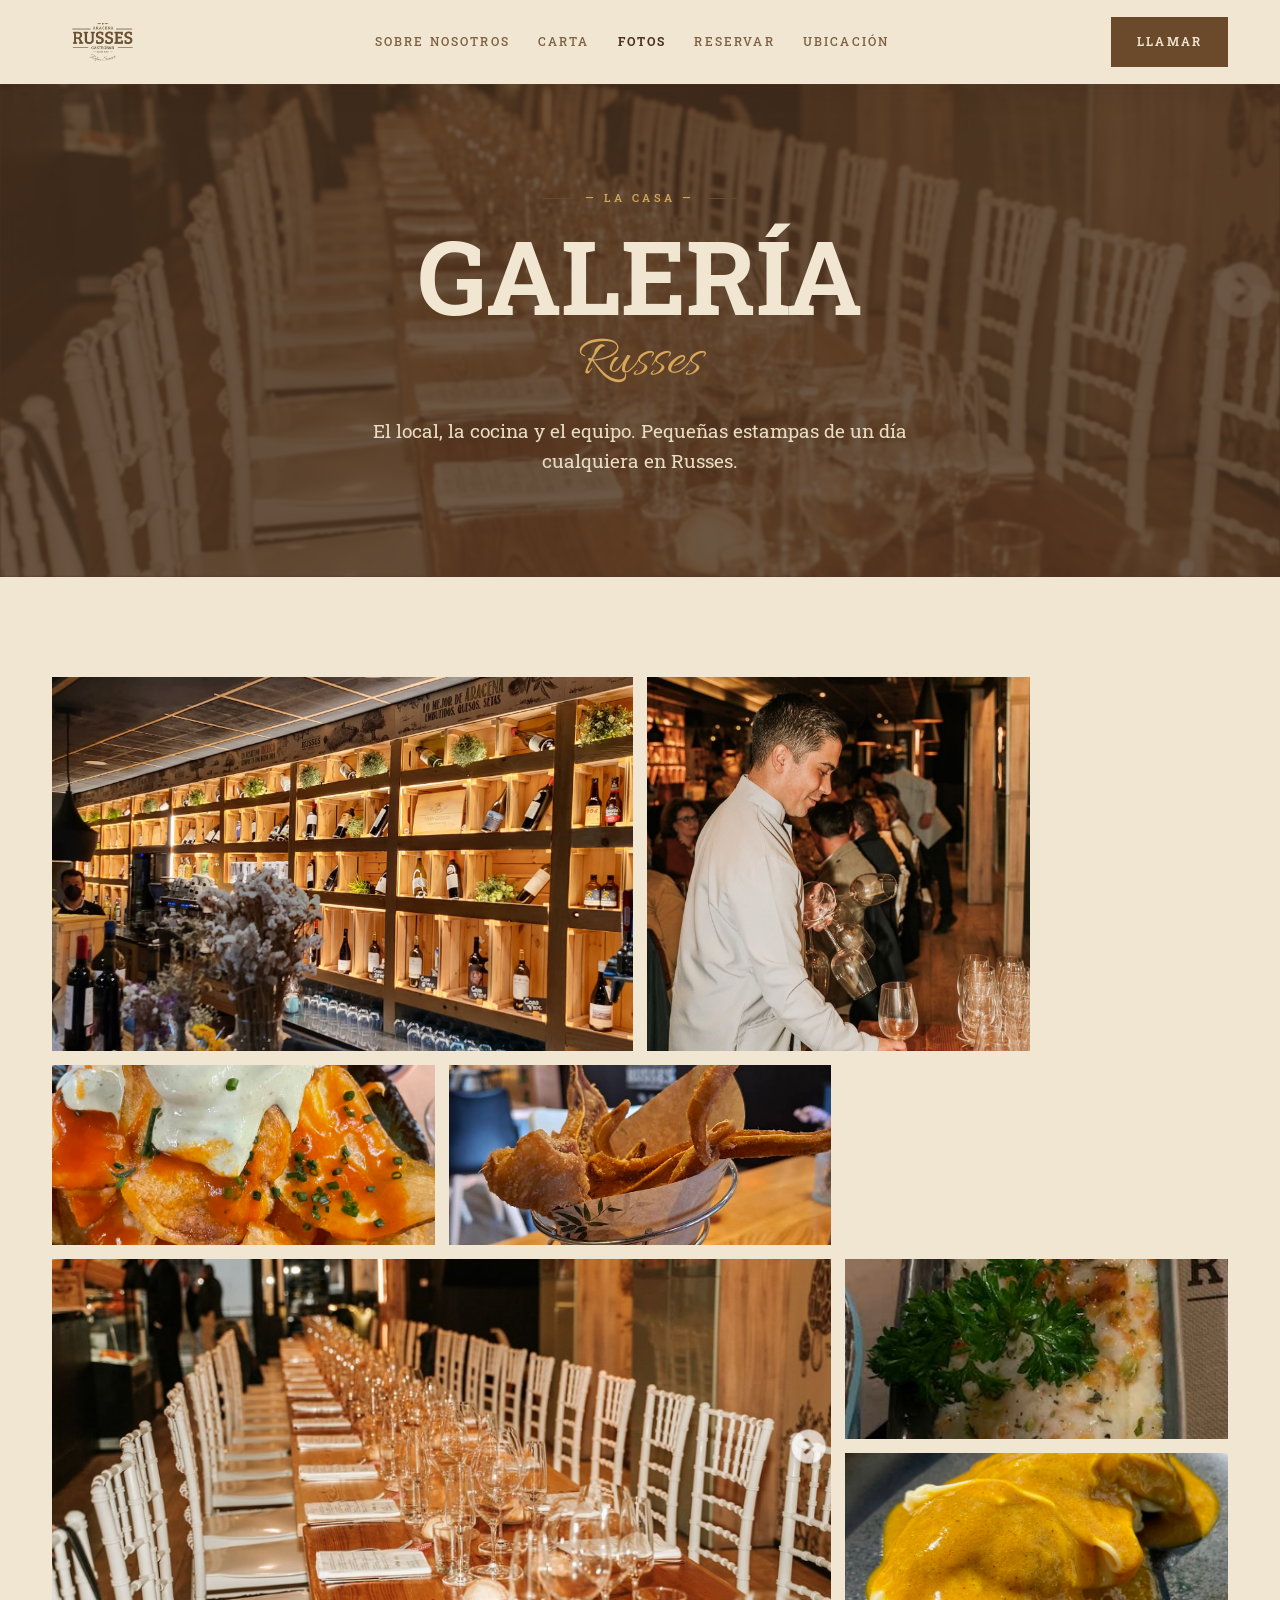
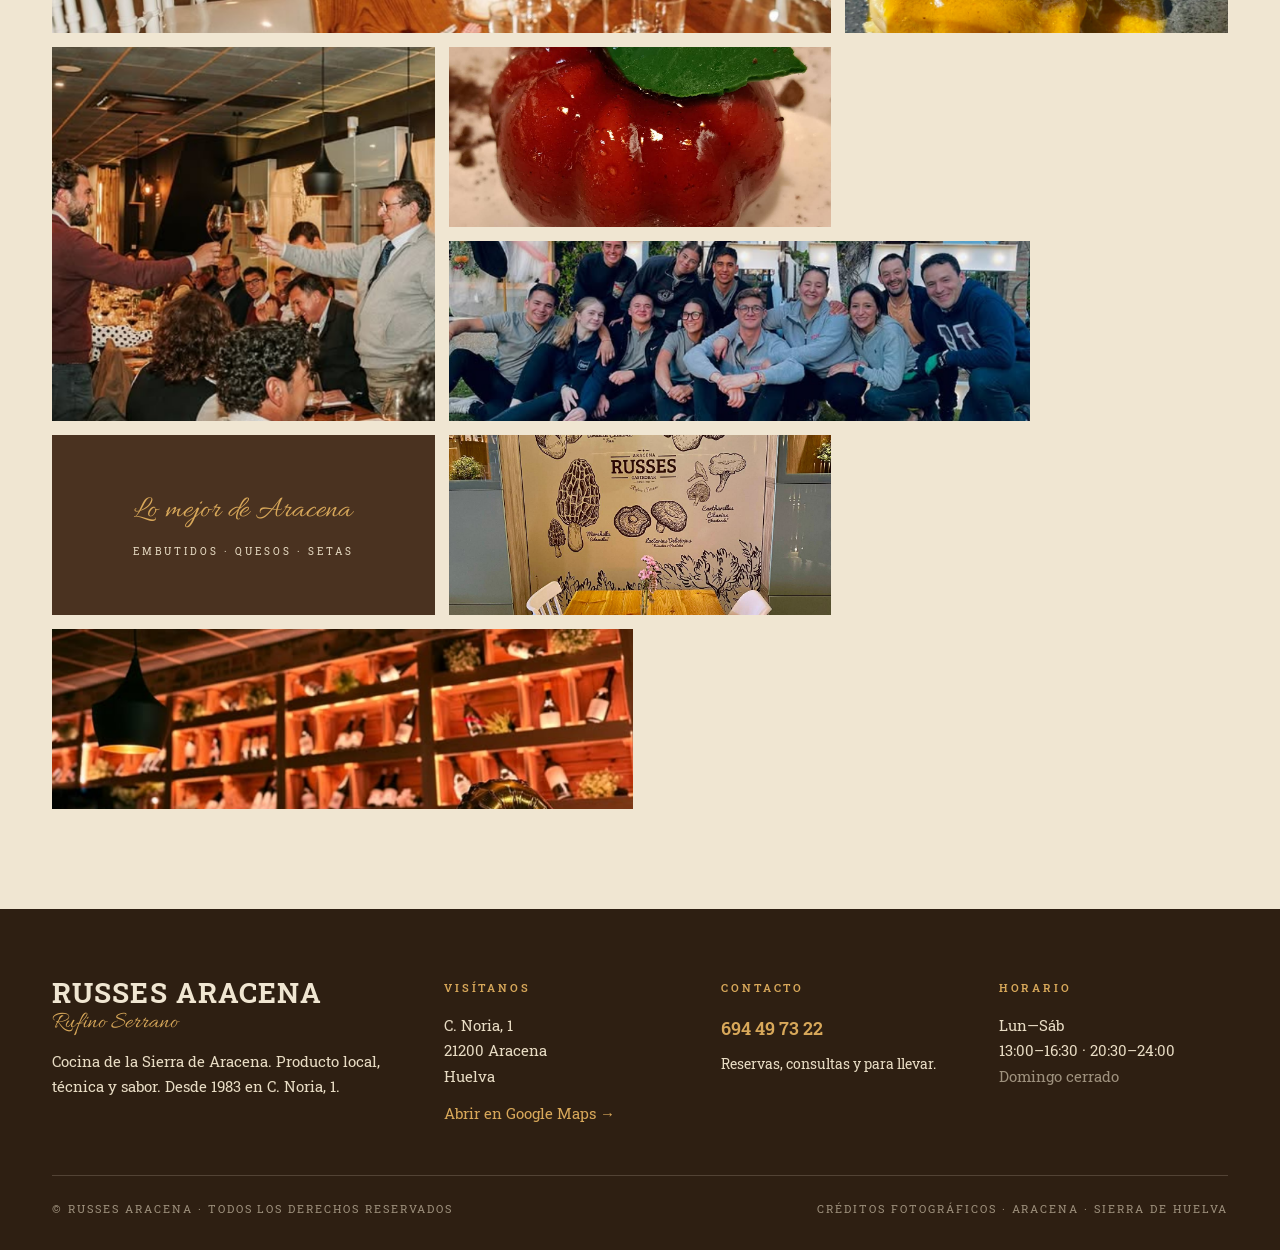
<file: galeria.html>
<!DOCTYPE html>
<html lang="es">
<head>
<meta charset="UTF-8" />
<meta name="viewport" content="width=device-width, initial-scale=1.0" />
<title>Galería · Russes Gastrobar | Aracena</title>
<meta name="description" content="Fotos del local, comida y ambiente de Russes Gastrobar en Aracena, Huelva." />
<link rel="preconnect" href="https://fonts.googleapis.com">
<link rel="preconnect" href="https://fonts.gstatic.com" crossorigin>
<link href="https://fonts.googleapis.com/css2?family=Roboto+Slab:wght@300;400;500;600;700;800&family=Allura&family=Inter:wght@300;400;500;600;700&display=swap" rel="stylesheet">
<link rel="stylesheet" href="styles.css">
<style>
.page-hero.gal::before { background-image: url('images/mesa-larga.png'); }

.gallery {
  padding: 100px 0;
  background: var(--paper);
}
.gallery-grid {
  display: grid;
  grid-template-columns: repeat(12, 1fr);
  gap: 14px;
  grid-auto-rows: 180px;
}
.gallery-grid figure {
  position: relative; overflow: hidden;
  background: var(--paper-deep); cursor: pointer;
}
.gallery-grid figure img {
  width: 100%; height: 100%; object-fit: cover;
  transition: transform 0.7s cubic-bezier(.2,.8,.2,1);
}
.gallery-grid figure:hover img { transform: scale(1.06); }
.gallery-grid figure::after {
  content: ""; position: absolute; inset: 0;
  background: linear-gradient(180deg, transparent 50%, rgba(46,31,18,0.5) 100%);
  opacity: 0; transition: opacity 0.35s;
}
.gallery-grid figure:hover::after { opacity: 1; }
.gallery-grid figure figcaption {
  position: absolute; bottom: 0; left: 0; right: 0;
  padding: 16px 18px; color: var(--paper); z-index: 2;
  font-family: var(--slab); font-size: 11px;
  letter-spacing: 0.22em; text-transform: uppercase;
  transform: translateY(10px); opacity: 0;
  transition: transform 0.35s, opacity 0.35s;
}
.gallery-grid figure:hover figcaption { transform: translateY(0); opacity: 1; }

/* Mosaic spans */
.s-2x2 { grid-column: span 6; grid-row: span 2; }
.s-1x2 { grid-column: span 4; grid-row: span 2; }
.s-2x1 { grid-column: span 6; grid-row: span 1; }
.s-1x1 { grid-column: span 4; grid-row: span 1; }
.s-3x1 { grid-column: span 8; grid-row: span 1; }
.s-3x2 { grid-column: span 8; grid-row: span 2; }

/* tile-quote */
.gallery-grid figure.quote {
  background: var(--bark-deep);
  display: grid; place-items: center;
  padding: 32px; text-align: center;
}
.gallery-grid figure.quote::after { display: none; }
.gallery-grid figure.quote .q {
  font-family: var(--script);
  font-size: clamp(24px, 2.4vw, 36px);
  color: var(--gold); line-height: 1.3;
}
.gallery-grid figure.quote .q small {
  display: block; margin-top: 14px;
  font-family: var(--slab); font-size: 10px;
  letter-spacing: 0.3em; color: var(--paper-soft);
  text-transform: uppercase;
}

/* Lightbox */
.lightbox {
  position: fixed; inset: 0; z-index: 200;
  background: rgba(28,18,9,0.95);
  display: none; align-items: center; justify-content: center;
  padding: 24px;
}
.lightbox.open { display: flex; }
.lightbox img {
  max-width: 92vw; max-height: 88vh;
  object-fit: contain; box-shadow: 0 20px 60px rgba(0,0,0,0.6);
}
.lightbox .close {
  position: absolute; top: 24px; right: 24px;
  background: transparent; border: 2px solid var(--paper);
  color: var(--paper); width: 48px; height: 48px;
  font-size: 24px; cursor: pointer; font-family: var(--slab);
}

@media (max-width: 900px) {
  .gallery-grid { grid-template-columns: repeat(6, 1fr); grid-auto-rows: 140px; }
  .s-2x2, .s-3x2 { grid-column: span 6; grid-row: span 2; }
  .s-1x2 { grid-column: span 3; grid-row: span 2; }
  .s-2x1, .s-3x1 { grid-column: span 6; grid-row: span 1; }
  .s-1x1 { grid-column: span 3; grid-row: span 1; }
}
</style>
</head>
<body>
<div id="header-mount"></div>

<section class="page-hero gal" data-screen-label="Galeria hero">
  <div class="container">
    <div class="inner">
      <div class="eyebrow" style="color: var(--gold);">— La casa —</div>
      <h1>Galería</h1>
      <span class="signature">Russes</span>
      <p>El local, la cocina y el equipo. Pequeñas estampas de un día cualquiera en Russes.</p>
    </div>
  </div>
</section>

<section class="gallery" data-screen-label="Galeria mosaico">
  <div class="container">
    <div class="gallery-grid">
      <figure class="s-2x2 reveal" data-src="images/interior-bar.png"><img src="images/interior-bar.png" alt="Bodega y barra del local con vinos locales" loading="lazy"/><figcaption>La bodega — Vinos de la Sierra</figcaption></figure>
      <figure class="s-1x2 reveal" data-src="images/team-camarero.png"><img src="images/team-camarero.png" alt="Camarero sirviendo copas en Russes" loading="lazy"/><figcaption>Servicio de sala</figcaption></figure>
      <figure class="s-1x1 reveal" data-src="images/patatas-bravas.png"><img src="images/patatas-bravas.png" alt="Patatas bravas con espuma de alioli" loading="lazy"/><figcaption>Patatas bravas… bravas</figcaption></figure>
      <figure class="s-1x1 reveal" data-src="images/oreja-chili.png"><img src="images/oreja-chili.png" alt="Cartucho de oreja frita con chili dulce" loading="lazy"/><figcaption>Cartucho de oreja</figcaption></figure>
      <figure class="s-3x2 reveal" data-src="images/mesa-larga.png"><img src="images/mesa-larga.png" alt="Mesa larga preparada para celebración" loading="lazy"/><figcaption>Mesa larga · Celebraciones</figcaption></figure>
      <figure class="s-1x1 reveal" data-src="images/canelon.png"><img src="images/canelon.png" alt="Canelón con bechamel gratinado" loading="lazy"/><figcaption>Canelón ibérico</figcaption></figure>
      <figure class="s-1x1 reveal" data-src="images/dumplings.png"><img src="images/dumplings.png" alt="Gyozas de ibérico con salsa de chili dulce" loading="lazy"/><figcaption>Gyozas de ibérico</figcaption></figure>
      <figure class="s-1x2 reveal" data-src="images/brindis.png"><img src="images/brindis.png" alt="Brindis en sala de Russes Gastrobar" loading="lazy"/><figcaption>Brindis · Mesa larga</figcaption></figure>
      <figure class="s-1x1 reveal" data-src="images/postre-tomate.png"><img src="images/postre-tomate.png" alt="Postre Tomate, cremoso de queso y frambuesa" loading="lazy"/><figcaption>Tomate de postre</figcaption></figure>
      <figure class="s-2x1 reveal" data-src="images/equipo.png"><img src="images/equipo.png" alt="Equipo de Russes Gastrobar al completo" loading="lazy"/><figcaption>Nuestro equipo</figcaption></figure>
      <figure class="s-1x1 quote reveal"><div class="q">Lo mejor de Aracena<small>Embutidos · Quesos · Setas</small></div></figure>
      <figure class="s-1x1 reveal" data-src="images/interior-mesa.png"><img src="images/interior-mesa.png" alt="Mural de setas de la Sierra" loading="lazy"/><figcaption>Setas de la Sierra</figcaption></figure>
      <figure class="s-2x1 reveal" data-src="images/bodega-gracias.png"><img src="images/bodega-gracias.png" alt="Bodega iluminada con letras GRACIAS" loading="lazy"/><figcaption>Gracias · Aniversario</figcaption></figure>
    </div>
  </div>
</section>

<div class="lightbox" id="lightbox">
  <button class="close" id="lightboxClose" aria-label="Cerrar">×</button>
  <img id="lightboxImg" alt="" />
</div>

<div id="footer-mount"></div>
<script src="partials.js"></script>
<script>
  RussesPage.renderHeader('galeria', false);
  RussesPage.renderFooter();
  RussesPage.setupReveal();

  const lightbox = document.getElementById('lightbox');
  const lightboxImg = document.getElementById('lightboxImg');
  document.querySelectorAll('.gallery-grid figure[data-src]').forEach(fig => {
    fig.addEventListener('click', () => {
      lightboxImg.src = fig.dataset.src;
      lightbox.classList.add('open');
    });
  });
  document.getElementById('lightboxClose').addEventListener('click', () => lightbox.classList.remove('open'));
  lightbox.addEventListener('click', (e) => { if (e.target === lightbox) lightbox.classList.remove('open'); });
  document.addEventListener('keydown', (e) => { if (e.key === 'Escape') lightbox.classList.remove('open'); });
</script>
</body>
</html>
</file>
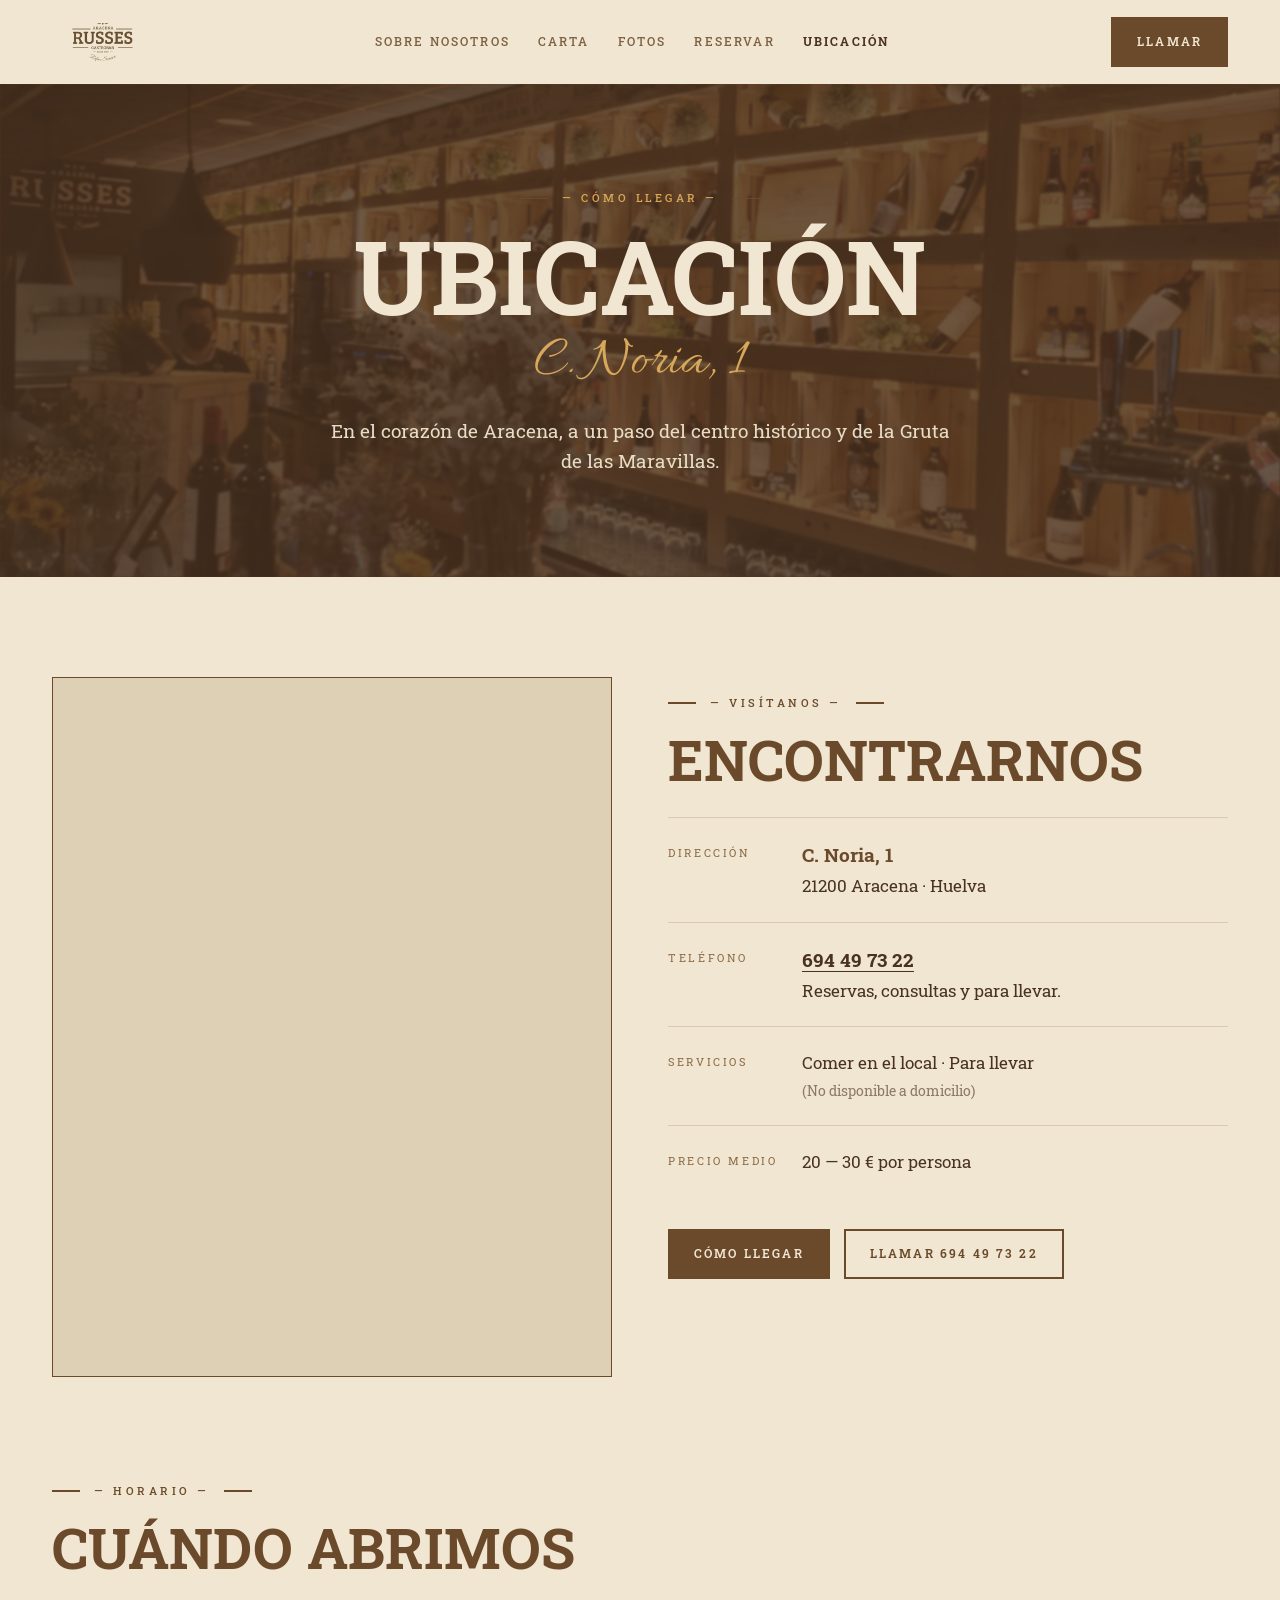
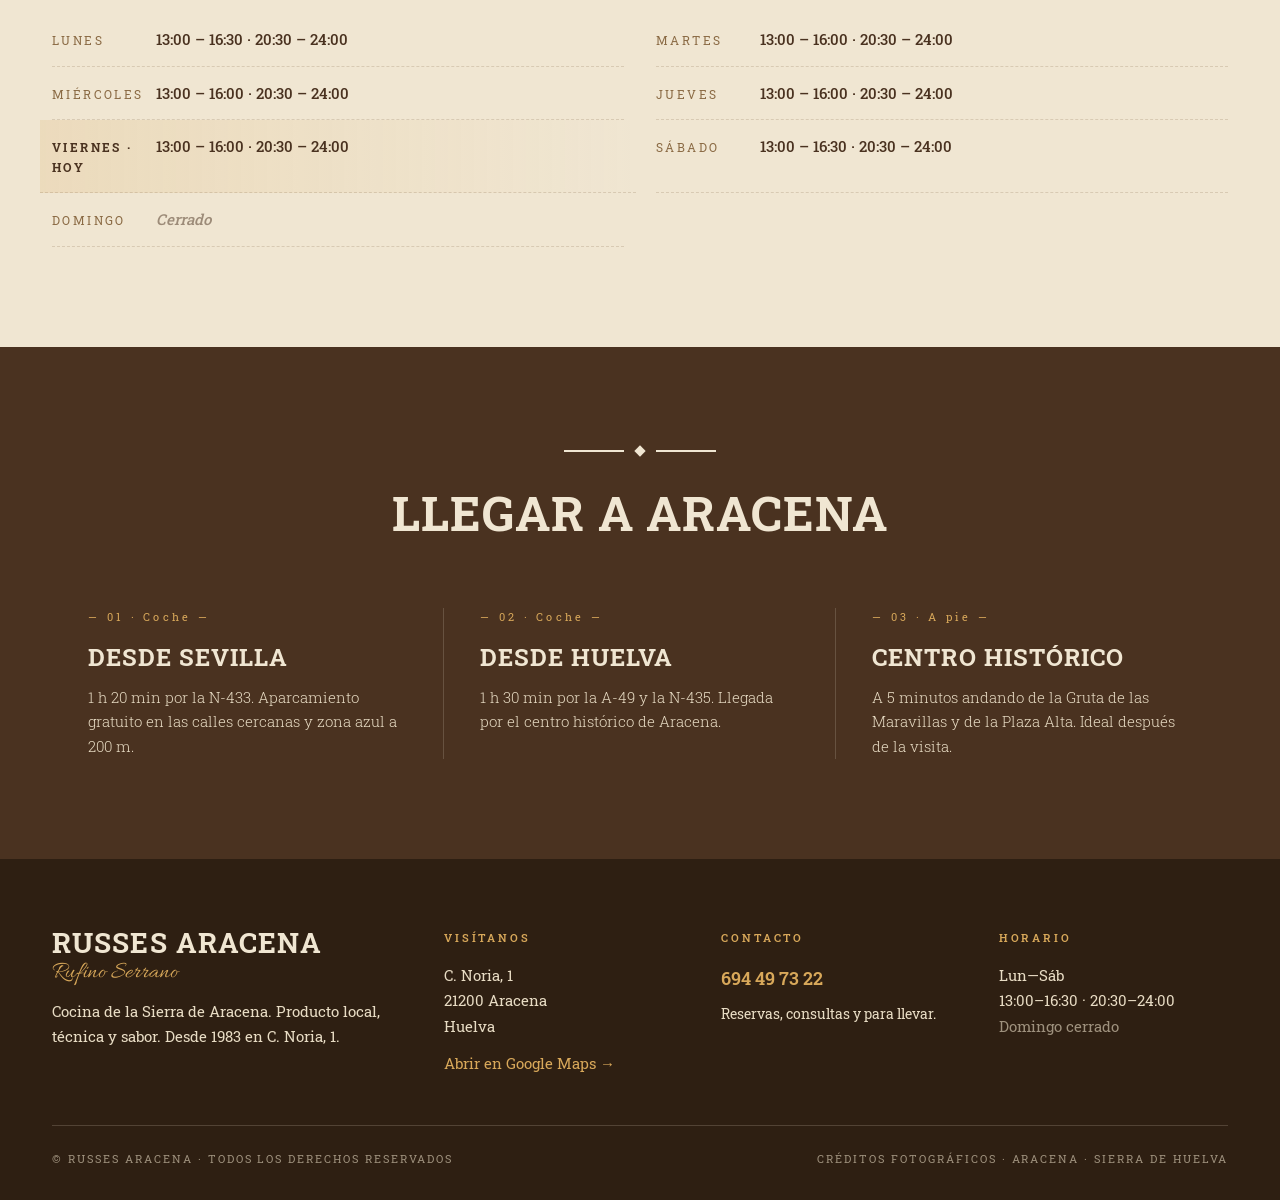
<file: ubicacion.html>
<!DOCTYPE html>
<html lang="es">
<head>
<meta charset="UTF-8" />
<meta name="viewport" content="width=device-width, initial-scale=1.0" />
<title>Ubicación · Russes Gastrobar | Aracena</title>
<meta name="description" content="C. Noria, 1, 21200 Aracena, Huelva. Cómo llegar, horarios y contacto de Russes Gastrobar." />
<link rel="preconnect" href="https://fonts.googleapis.com">
<link rel="preconnect" href="https://fonts.gstatic.com" crossorigin>
<link href="https://fonts.googleapis.com/css2?family=Roboto+Slab:wght@300;400;500;600;700;800&family=Allura&family=Inter:wght@300;400;500;600;700&display=swap" rel="stylesheet">
<link rel="stylesheet" href="styles.css">
<style>
.page-hero.ub::before { background-image: url('images/interior-bar.png'); }

.ubic {
  padding: 100px 0;
  background: var(--paper);
}
.ubic-grid {
  display: grid; grid-template-columns: 1fr 1fr;
  gap: 56px;
}
.map-wrap {
  position: relative;
  aspect-ratio: 4/5;
  border: 1.5px solid var(--bark);
  background: var(--paper-deep);
  overflow: hidden;
}
.map-wrap iframe {
  width: 100%; height: 100%; border: 0; display: block;
  filter: sepia(0.15) contrast(0.95);
}

.info-block { padding: 8px 0; }
.info-block .eyebrow { margin-bottom: 18px; }
.info-block h2 {
  font-family: var(--slab);
  font-size: clamp(36px, 4.5vw, 56px);
  font-weight: 700; line-height: 1.05;
  text-transform: uppercase;
  color: var(--bark);
  margin-bottom: 28px;
}
.info-row {
  padding: 22px 0;
  border-top: 1.5px solid var(--rule);
  display: grid; grid-template-columns: 110px 1fr;
  gap: 24px; align-items: start;
}
.info-row:last-child { border-bottom: 1.5px solid var(--rule); }
.info-row .label {
  font-family: var(--slab); font-size: 11px;
  letter-spacing: 0.24em; text-transform: uppercase;
  color: var(--cork); padding-top: 4px;
}
.info-row .value {
  font-family: var(--slab); font-weight: 400;
  font-size: 17px; color: var(--bark-deep);
  line-height: 1.6;
}
.info-row .value strong {
  display: block; font-weight: 700; font-size: 19px;
  color: var(--bark); margin-bottom: 2px;
}
.info-row .value a { color: var(--bark-deep); text-decoration: underline; text-underline-offset: 4px; }
.info-row .value a:hover { color: var(--moss); }

.ubic-cta {
  display: flex; gap: 14px; margin-top: 32px; flex-wrap: wrap;
}

.horario-grid {
  display: grid; grid-template-columns: 1fr 1fr;
  gap: 0 32px;
}
.horario-row {
  padding: 14px 0;
  border-bottom: 1px dashed var(--rule);
  display: grid; grid-template-columns: 90px 1fr;
  align-items: baseline; gap: 14px;
}
.horario-row.today {
  background: linear-gradient(90deg, rgba(216,168,90,0.18), transparent);
  padding-left: 12px;
  margin: 0 -12px; padding-right: 12px;
}
.horario-row .day {
  font-family: var(--slab); font-size: 12px;
  letter-spacing: 0.2em; text-transform: uppercase;
  color: var(--cork);
}
.horario-row.today .day { color: var(--bark-deep); font-weight: 700; }
.horario-row .h {
  font-family: var(--slab); font-size: 15px;
  color: var(--bark-deep); font-weight: 500;
}
.horario-row.closed .h { opacity: 0.5; font-style: italic; }

.transport {
  padding: 100px 0;
  background: var(--bark-deep); color: var(--paper);
}
.transport-grid {
  display: grid; grid-template-columns: repeat(3, 1fr);
  gap: 0;
}
.transport-card {
  padding: 0 36px;
  border-right: 1px solid var(--rule-light);
}
.transport-card:last-child { border-right: none; }
.transport-card .num {
  font-family: var(--slab); font-size: 11px;
  letter-spacing: 0.3em; color: var(--gold);
  margin-bottom: 18px; display: block;
}
.transport-card h3 {
  font-family: var(--slab); font-size: 24px;
  font-weight: 700; text-transform: uppercase;
  letter-spacing: 0.04em; line-height: 1.1;
  margin-bottom: 14px;
}
.transport-card p {
  font-family: var(--slab); font-weight: 300;
  font-size: 15px; color: var(--paper-soft);
  line-height: 1.65;
}

@media (max-width: 900px) {
  .ubic-grid { grid-template-columns: 1fr; gap: 40px; }
  .horario-grid { grid-template-columns: 1fr; }
  .transport-grid { grid-template-columns: 1fr; gap: 32px; }
  .transport-card { padding: 28px 0; border-right: none; border-bottom: 1px solid var(--rule-light); }
  .transport-card:last-child { border-bottom: none; }
}
</style>
</head>
<body>
<div id="header-mount"></div>

<section class="page-hero ub" data-screen-label="Ubicacion hero">
  <div class="container">
    <div class="inner">
      <div class="eyebrow" style="color: var(--gold);">— Cómo llegar —</div>
      <h1>Ubicación</h1>
      <span class="signature">C. Noria, 1</span>
      <p>En el corazón de Aracena, a un paso del centro histórico y de la Gruta de las Maravillas.</p>
    </div>
  </div>
</section>

<section class="ubic" data-screen-label="Ubicacion datos">
  <div class="container">
    <div class="ubic-grid">
      <div class="map-wrap reveal">
        <iframe
          src="https://www.google.com/maps?q=Russes+Gastrobar,+C.+Noria,+1,+21200+Aracena,+Huelva&output=embed"
          loading="lazy"
          referrerpolicy="no-referrer-when-downgrade"
          title="Mapa de Russes Gastrobar en Aracena"></iframe>
      </div>

      <div class="info-block reveal">
        <div class="eyebrow">— Visítanos —</div>
        <h2>Encontrarnos</h2>

        <div class="info-row">
          <span class="label">Dirección</span>
          <div class="value">
            <strong>C. Noria, 1</strong>
            21200 Aracena · Huelva
          </div>
        </div>
        <div class="info-row">
          <span class="label">Teléfono</span>
          <div class="value">
            <strong><a href="tel:+34694497322">694 49 73 22</a></strong>
            Reservas, consultas y para llevar.
          </div>
        </div>
        <div class="info-row">
          <span class="label">Servicios</span>
          <div class="value">
            Comer en el local · Para llevar
            <span style="display:block; opacity: 0.6; font-size: 14px; margin-top: 4px;">(No disponible a domicilio)</span>
          </div>
        </div>
        <div class="info-row">
          <span class="label">Precio medio</span>
          <div class="value">20 — 30 € por persona</div>
        </div>

        <div class="ubic-cta">
          <a href="https://www.google.com/maps/dir/?api=1&destination=Russes+Gastrobar+Aracena" target="_blank" rel="noopener" class="btn">Cómo llegar</a>
          <a href="tel:+34694497322" class="btn outline">Llamar 694 49 73 22</a>
        </div>
      </div>
    </div>

    <div style="margin-top: 96px;">
      <div class="eyebrow">— Horario —</div>
      <h2 style="font-family: var(--slab); font-size: clamp(36px, 4.5vw, 56px); font-weight: 700; line-height: 1.05; text-transform: uppercase; color: var(--bark); margin: 18px 0 36px;">Cuándo abrimos</h2>
      <div class="horario-grid" id="horarioGrid"></div>
    </div>
  </div>
</section>

<section class="transport dark" data-screen-label="Como llegar">
  <div class="container">
    <div style="text-align: center; margin-bottom: 56px;">
      <div class="ornament"><span class="l"></span><span class="d"></span><span class="l"></span></div>
      <h2 style="font-family: var(--slab); font-size: clamp(32px, 4vw, 48px); font-weight: 700; text-transform: uppercase; letter-spacing: 0.02em;">Llegar a Aracena</h2>
    </div>
    <div class="transport-grid">
      <div class="transport-card reveal">
        <span class="num">— 01 · Coche —</span>
        <h3>Desde Sevilla</h3>
        <p>1 h 20 min por la N-433. Aparcamiento gratuito en las calles cercanas y zona azul a 200 m.</p>
      </div>
      <div class="transport-card reveal">
        <span class="num">— 02 · Coche —</span>
        <h3>Desde Huelva</h3>
        <p>1 h 30 min por la A-49 y la N-435. Llegada por el centro histórico de Aracena.</p>
      </div>
      <div class="transport-card reveal">
        <span class="num">— 03 · A pie —</span>
        <h3>Centro histórico</h3>
        <p>A 5 minutos andando de la Gruta de las Maravillas y de la Plaza Alta. Ideal después de la visita.</p>
      </div>
    </div>
  </div>
</section>

<div id="footer-mount"></div>
<script src="partials.js"></script>
<script>
  RussesPage.renderHeader('ubicacion', false);
  RussesPage.renderFooter();
  RussesPage.setupReveal();

  // Schedule
  const dias = [
    { name: 'Lunes', h: '13:00 – 16:30   ·   20:30 – 24:00', closed: false, idx: 1 },
    { name: 'Martes', h: '13:00 – 16:00   ·   20:30 – 24:00', closed: false, idx: 2 },
    { name: 'Miércoles', h: '13:00 – 16:00   ·   20:30 – 24:00', closed: false, idx: 3 },
    { name: 'Jueves', h: '13:00 – 16:00   ·   20:30 – 24:00', closed: false, idx: 4 },
    { name: 'Viernes', h: '13:00 – 16:00   ·   20:30 – 24:00', closed: false, idx: 5 },
    { name: 'Sábado', h: '13:00 – 16:30   ·   20:30 – 24:00', closed: false, idx: 6 },
    { name: 'Domingo', h: 'Cerrado', closed: true, idx: 0 }
  ];
  const today = new Date().getDay();
  document.getElementById('horarioGrid').innerHTML = dias.map(d => `
    <div class="horario-row ${d.closed ? 'closed' : ''} ${d.idx === today ? 'today' : ''}">
      <span class="day">${d.name}${d.idx === today ? ' · hoy' : ''}</span>
      <span class="h">${d.h}</span>
    </div>
  `).join('');
</script>
</body>
</html>
</file>
<file: styles.css>
/* ==== Russes Gastrobar — shared stylesheet ==== */
:root {
  --paper: #f0e6d2;
  --paper-soft: #e8dcc4;
  --paper-deep: #ddd0b4;
  --bark: #6b4a2b;
  --bark-deep: #4a3220;
  --bark-darker: #2e1f12;
  --ink: #2e1f12;
  --cork: #8a6a44;
  --moss: #5a6a3a;
  --gold: #d8a85a;
  --rule: rgba(107, 74, 43, 0.18);
  --rule-light: rgba(240, 230, 210, 0.18);
  --slab: 'Roboto Slab', 'Rockwell', Georgia, serif;
  --script: 'Allura', 'Brush Script MT', cursive;
  --sans: 'Inter', system-ui, sans-serif;
}
* { box-sizing: border-box; margin: 0; padding: 0; }
html { scroll-behavior: smooth; }
body {
  font-family: var(--sans);
  background: var(--paper);
  color: var(--ink);
  font-size: 16px;
  line-height: 1.65;
  -webkit-font-smoothing: antialiased;
  overflow-x: hidden;
}
img { max-width: 100%; display: block; }
a { color: inherit; text-decoration: none; }
.container { max-width: 1240px; margin: 0 auto; padding: 0 32px; position: relative; z-index: 2; }

/* === Header === */
header.nav {
  position: fixed; top: 0; left: 0; right: 0; z-index: 100;
  background: transparent;
  transition: background 0.4s, padding 0.3s, box-shadow 0.3s;
  padding: 22px 0;
}
header.nav.solid, header.nav.scrolled {
  background: var(--paper);
  padding: 14px 0;
  box-shadow: 0 1px 0 var(--rule), 0 8px 24px rgba(46,31,18,0.08);
}
header.nav .container { display: flex; align-items: center; justify-content: space-between; }
.brand { display: flex; align-items: center; color: var(--bark); }
.brand-logo {
  height: 56px;
  width: auto;
  display: block;
}

/* nav transparent on hero — invert logo to white */
header.nav.transparent:not(.scrolled) .brand-logo { filter: brightness(0) invert(1); }
header.nav.transparent:not(.scrolled) nav.links a { color: var(--paper); }
header.nav.transparent:not(.scrolled) .menu-toggle { color: var(--paper); border-color: var(--paper); }

nav.links { display: flex; gap: 28px; align-items: center; }
nav.links a {
  font-family: var(--slab); font-size: 12px;
  letter-spacing: 0.18em; text-transform: uppercase;
  color: var(--bark); opacity: 0.85; font-weight: 500;
  transition: opacity 0.2s, color 0.2s;
}
nav.links a:hover, nav.links a.active { opacity: 1; color: var(--bark-deep); }
nav.links a.active { font-weight: 700; }

.btn {
  font-family: var(--slab); font-size: 12px; font-weight: 600;
  letter-spacing: 0.18em; text-transform: uppercase;
  padding: 13px 24px;
  border: 2px solid var(--bark);
  background: var(--bark);
  color: var(--paper);
  cursor: pointer; transition: all 0.25s ease;
  display: inline-flex; align-items: center; gap: 10px; text-decoration: none;
}
.btn:hover { background: var(--bark-deep); border-color: var(--bark-deep); }
.btn.ghost { background: transparent; color: var(--paper); border-color: var(--paper); }
.btn.ghost:hover { background: var(--paper); color: var(--bark); }
.btn.outline { background: transparent; color: var(--bark); border-color: var(--bark); }
.btn.outline:hover { background: var(--bark); color: var(--paper); }

.menu-toggle {
  display: none; background: transparent;
  border: 2px solid var(--bark); color: var(--bark);
  width: 44px; height: 44px; cursor: pointer;
  align-items: center; justify-content: center;
}
.menu-toggle svg { width: 18px; height: 18px; }

.mobile-menu {
  position: fixed; inset: 0; background: var(--bark-deep);
  z-index: 99; display: none; flex-direction: column;
  padding: 100px 32px 32px;
}
.mobile-menu.open { display: flex; }
.mobile-menu a {
  font-family: var(--slab); font-size: 26px; font-weight: 700;
  text-transform: uppercase; color: var(--paper);
  padding: 16px 0; border-bottom: 1px solid var(--rule-light);
  letter-spacing: 0.04em;
}
.mobile-menu a:hover { color: var(--gold); }

/* === Eyebrow / ornament === */
.eyebrow {
  font-family: var(--slab); font-size: 11px;
  letter-spacing: 0.32em; text-transform: uppercase;
  color: var(--bark); font-weight: 500;
  display: inline-flex; align-items: center; gap: 14px;
}
.eyebrow::before, .eyebrow::after {
  content: ""; width: 28px; height: 1.5px; background: var(--bark);
}
section.dark .eyebrow { color: var(--paper); }
section.dark .eyebrow::before, section.dark .eyebrow::after { background: var(--paper); }

.ornament {
  display: flex; justify-content: center; align-items: center;
  gap: 12px; margin-bottom: 18px; color: var(--bark);
}
section.dark .ornament { color: var(--paper); }
.ornament .l { width: 60px; height: 1.5px; background: currentColor; }
.ornament .d { width: 8px; height: 8px; background: currentColor; transform: rotate(45deg); }

/* === Sections === */
section { padding: 120px 0; position: relative; }
section.dark { background: var(--bark-deep); color: var(--paper); }
section.deep { background: var(--paper-deep); }
.section-head { text-align: center; margin-bottom: 70px; }
.section-head .eyebrow { margin-bottom: 22px; }
.section-head h2 {
  font-family: var(--slab);
  font-size: clamp(40px, 5vw, 72px);
  font-weight: 700; line-height: 1.05;
  text-transform: uppercase;
  max-width: 900px; margin: 0 auto;
  color: var(--bark);
}
section.dark .section-head h2 { color: var(--paper); }
.section-head .signature {
  font-family: var(--script);
  font-size: clamp(28px, 3.4vw, 46px);
  color: var(--bark); line-height: 1; margin-top: 4px;
  display: block; text-transform: none; font-weight: 400;
}
section.dark .section-head .signature { color: var(--gold); }
.section-head p.intro {
  font-family: var(--slab); font-size: 18px; line-height: 1.6;
  max-width: 620px; margin: 24px auto 0;
  color: var(--ink); opacity: 0.78;
}
section.dark .section-head p.intro { color: var(--paper-soft); opacity: 0.85; }

/* === Page header (non-home) === */
.page-hero {
  background: var(--bark-deep); color: var(--paper);
  padding: 180px 0 100px;
  position: relative; overflow: hidden;
}
.page-hero::before {
  content: ""; position: absolute; inset: 0;
  background-size: cover; background-position: center;
  opacity: 0.18; filter: sepia(0.3) blur(1px);
}
.page-hero .inner { position: relative; z-index: 2; text-align: center; }
.page-hero h1 {
  font-family: var(--slab);
  font-size: clamp(56px, 8vw, 120px);
  font-weight: 700; line-height: 1;
  text-transform: uppercase;
  margin: 18px 0 6px;
}
.page-hero .signature {
  font-family: var(--script);
  font-size: clamp(34px, 4.4vw, 60px);
  color: var(--gold); line-height: 1;
}
.page-hero p {
  font-family: var(--slab); font-size: 19px;
  color: var(--paper-soft); margin: 26px auto 0;
  max-width: 620px; line-height: 1.6;
}

/* === Footer === */
footer {
  background: var(--bark-darker); color: var(--paper);
  padding: 70px 0 32px;
  position: relative; z-index: 2;
}
.footer-grid {
  display: grid; grid-template-columns: 1.5fr 1fr 1fr 1fr;
  gap: 48px; padding-bottom: 48px;
  border-bottom: 1px solid var(--rule-light);
}
.footer-grid h4 {
  font-family: var(--slab); font-size: 11px;
  letter-spacing: 0.26em; text-transform: uppercase;
  color: var(--gold); margin-bottom: 16px; font-weight: 600;
}
.footer-grid p, .footer-grid a {
  font-family: var(--slab); font-size: 15px;
  color: var(--paper-soft); line-height: 1.7;
  display: block; font-weight: 400;
}
.footer-grid a:hover { color: var(--gold); }
.footer-brand .name {
  font-family: var(--slab); font-size: 28px;
  font-weight: 700; color: var(--paper);
  text-transform: uppercase; letter-spacing: 0.04em;
  line-height: 1; margin-bottom: 4px;
}
.footer-brand .signature {
  font-family: var(--script); font-size: 24px;
  color: var(--gold); margin-bottom: 14px;
  display: block; line-height: 1;
}
.footer-bottom {
  padding-top: 24px;
  display: flex; justify-content: space-between;
  flex-wrap: wrap; gap: 16px;
}
.footer-bottom p {
  font-family: var(--slab); font-size: 11px;
  letter-spacing: 0.18em; text-transform: uppercase;
  color: var(--paper-soft); opacity: 0.6;
}

/* === Reveal === */
.reveal { opacity: 1; transform: none; }
.reveal.reveal-pending {
  opacity: 0;
  transform: translateY(28px);
  transition: opacity 0.9s, transform 0.9s;
}
.reveal.reveal-pending.in { opacity: 1; transform: translateY(0); }

/* === Responsive base === */
@media (max-width: 960px) {
  nav.links { display: none; }
  .menu-toggle { display: inline-flex; }
  header.nav .btn:not(.menu-toggle) { display: none; }
  section { padding: 80px 0; }
  .container { padding: 0 22px; }
  .footer-grid { grid-template-columns: 1fr 1fr; gap: 32px; }
}
@media (max-width: 560px) {
  .footer-grid { grid-template-columns: 1fr; }
}
</file>
